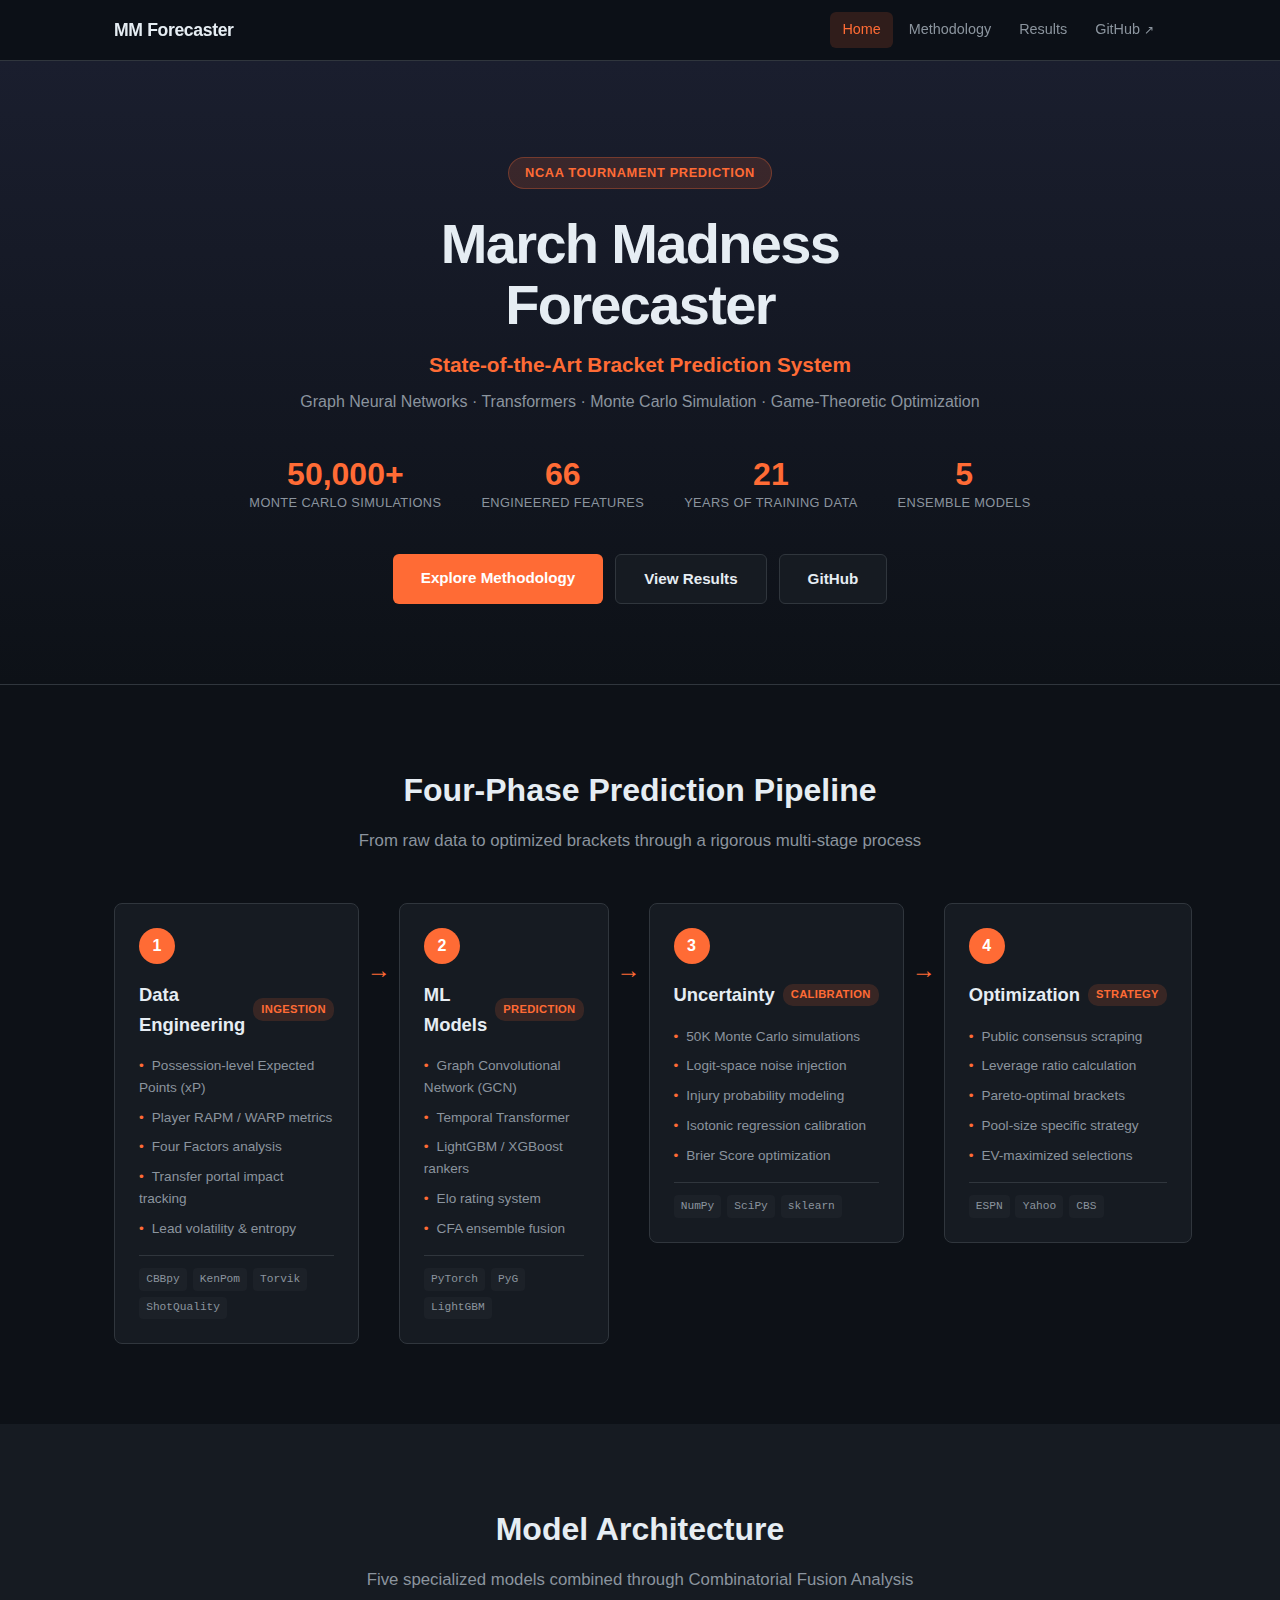
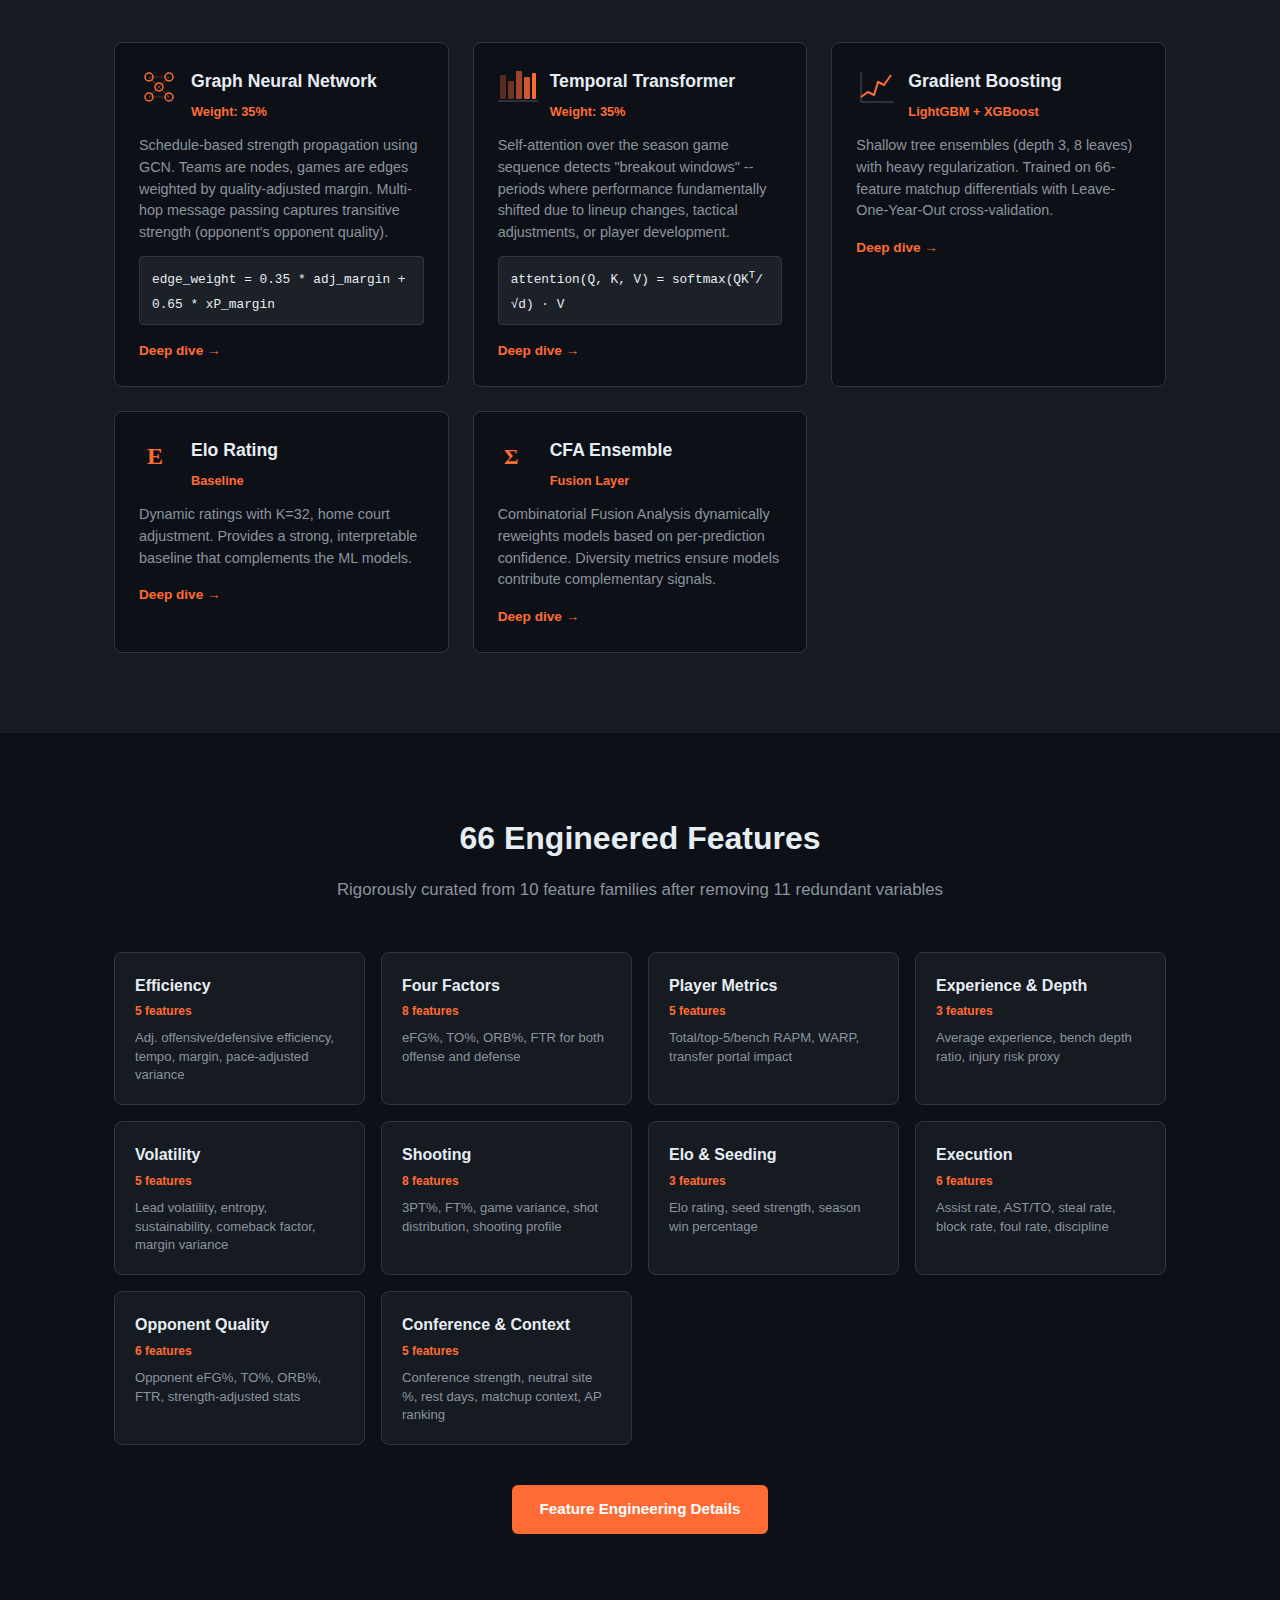
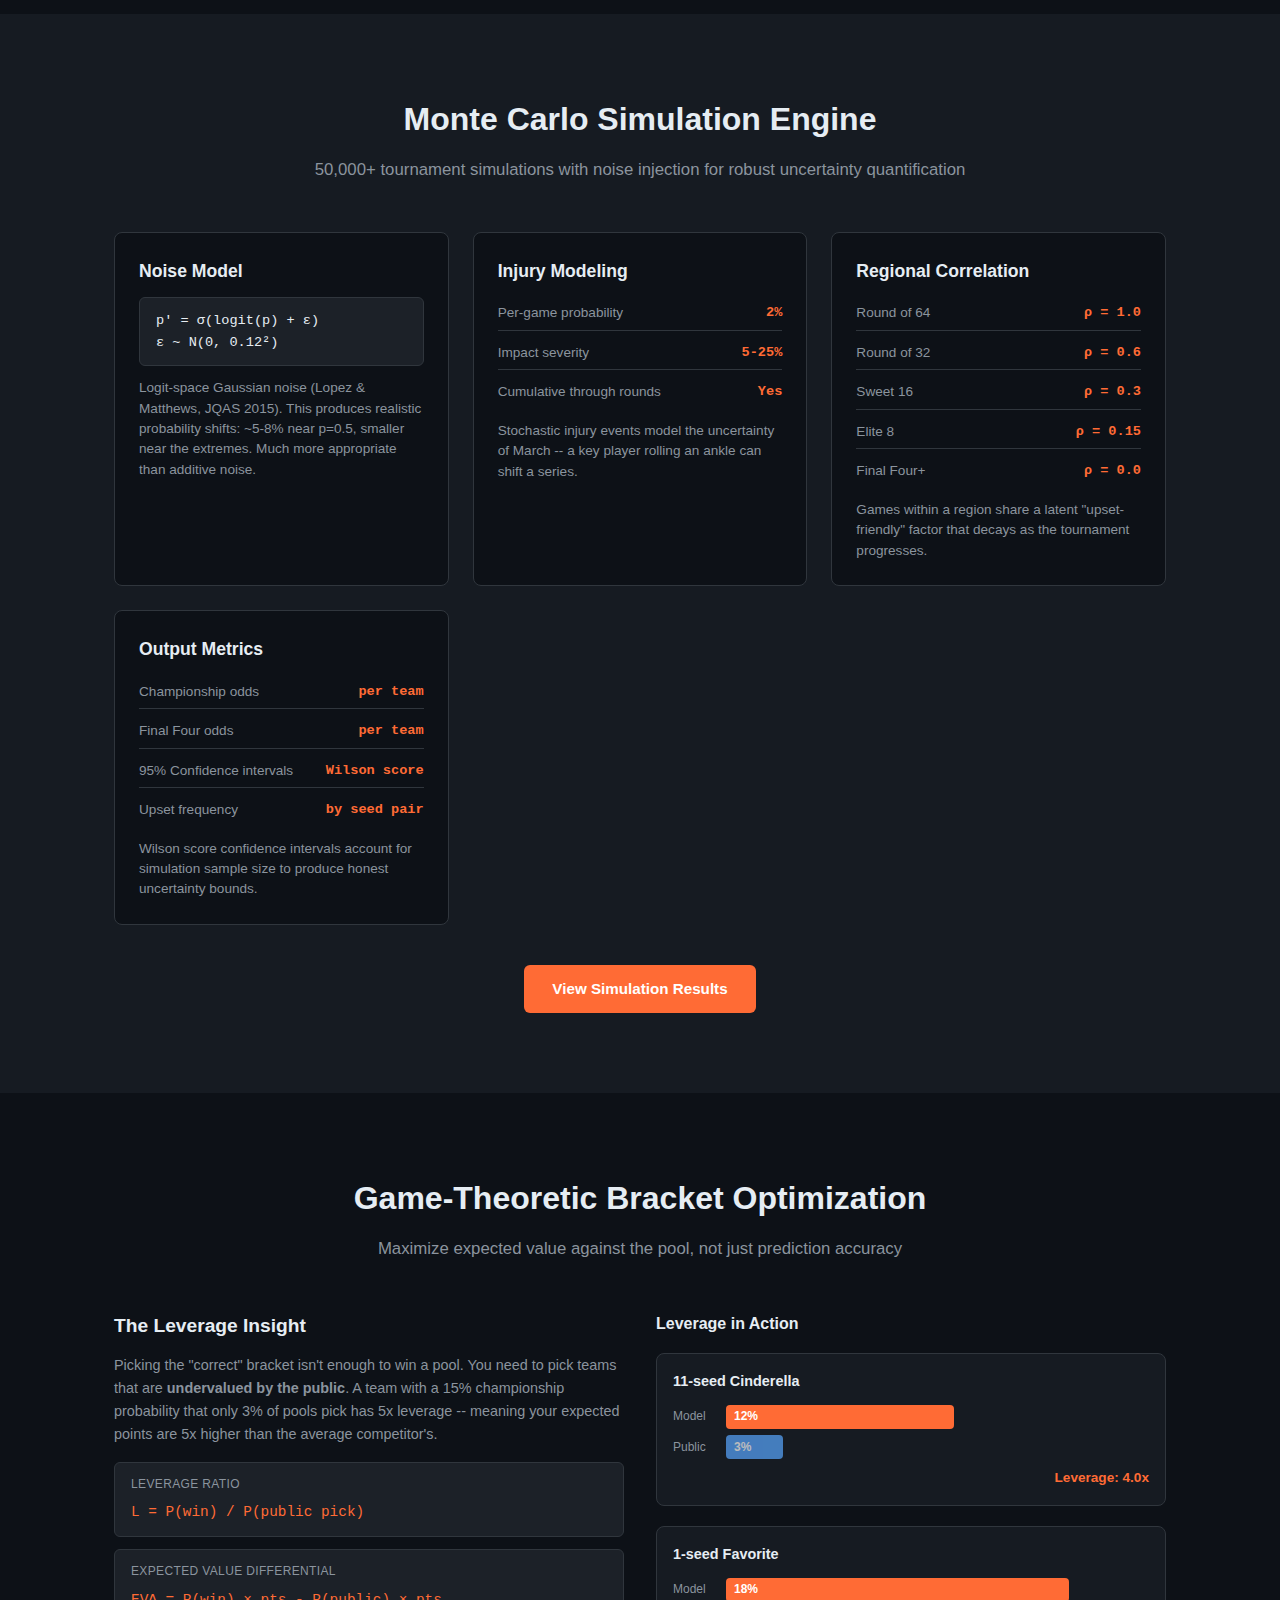
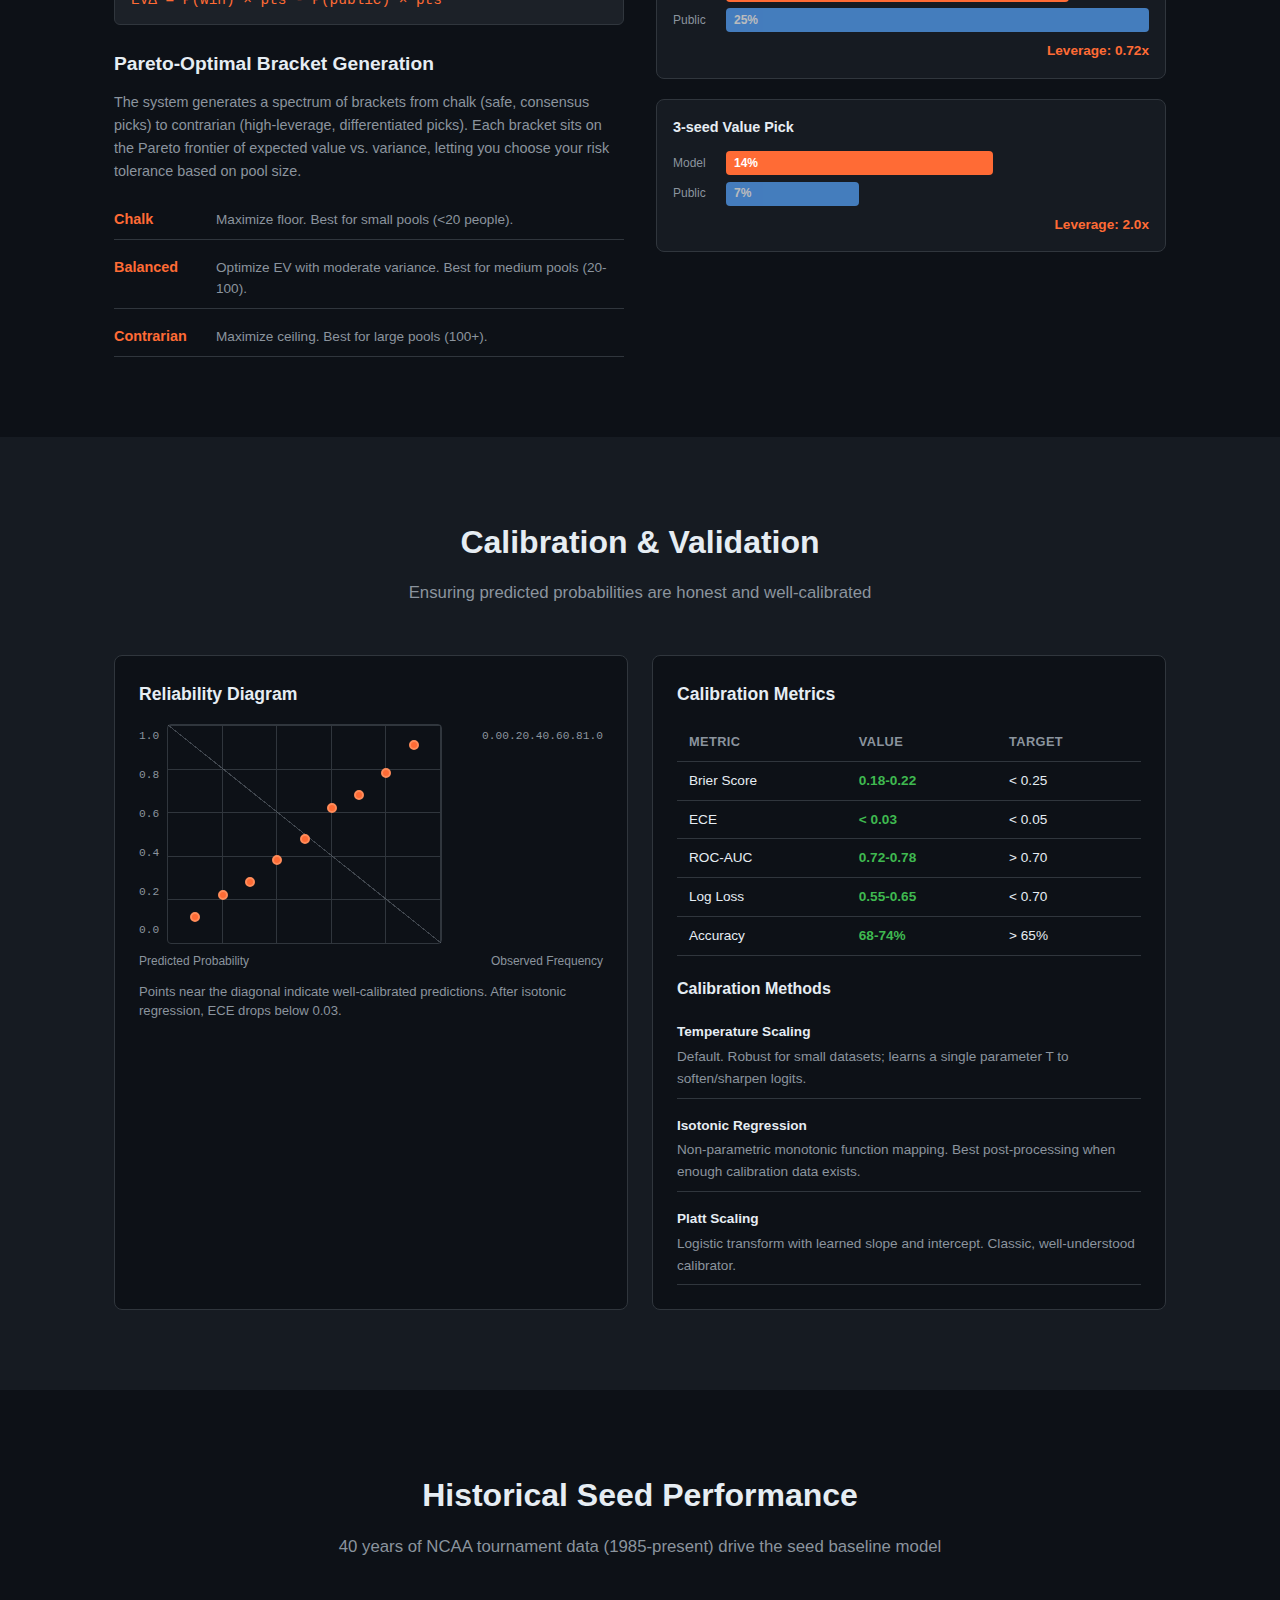
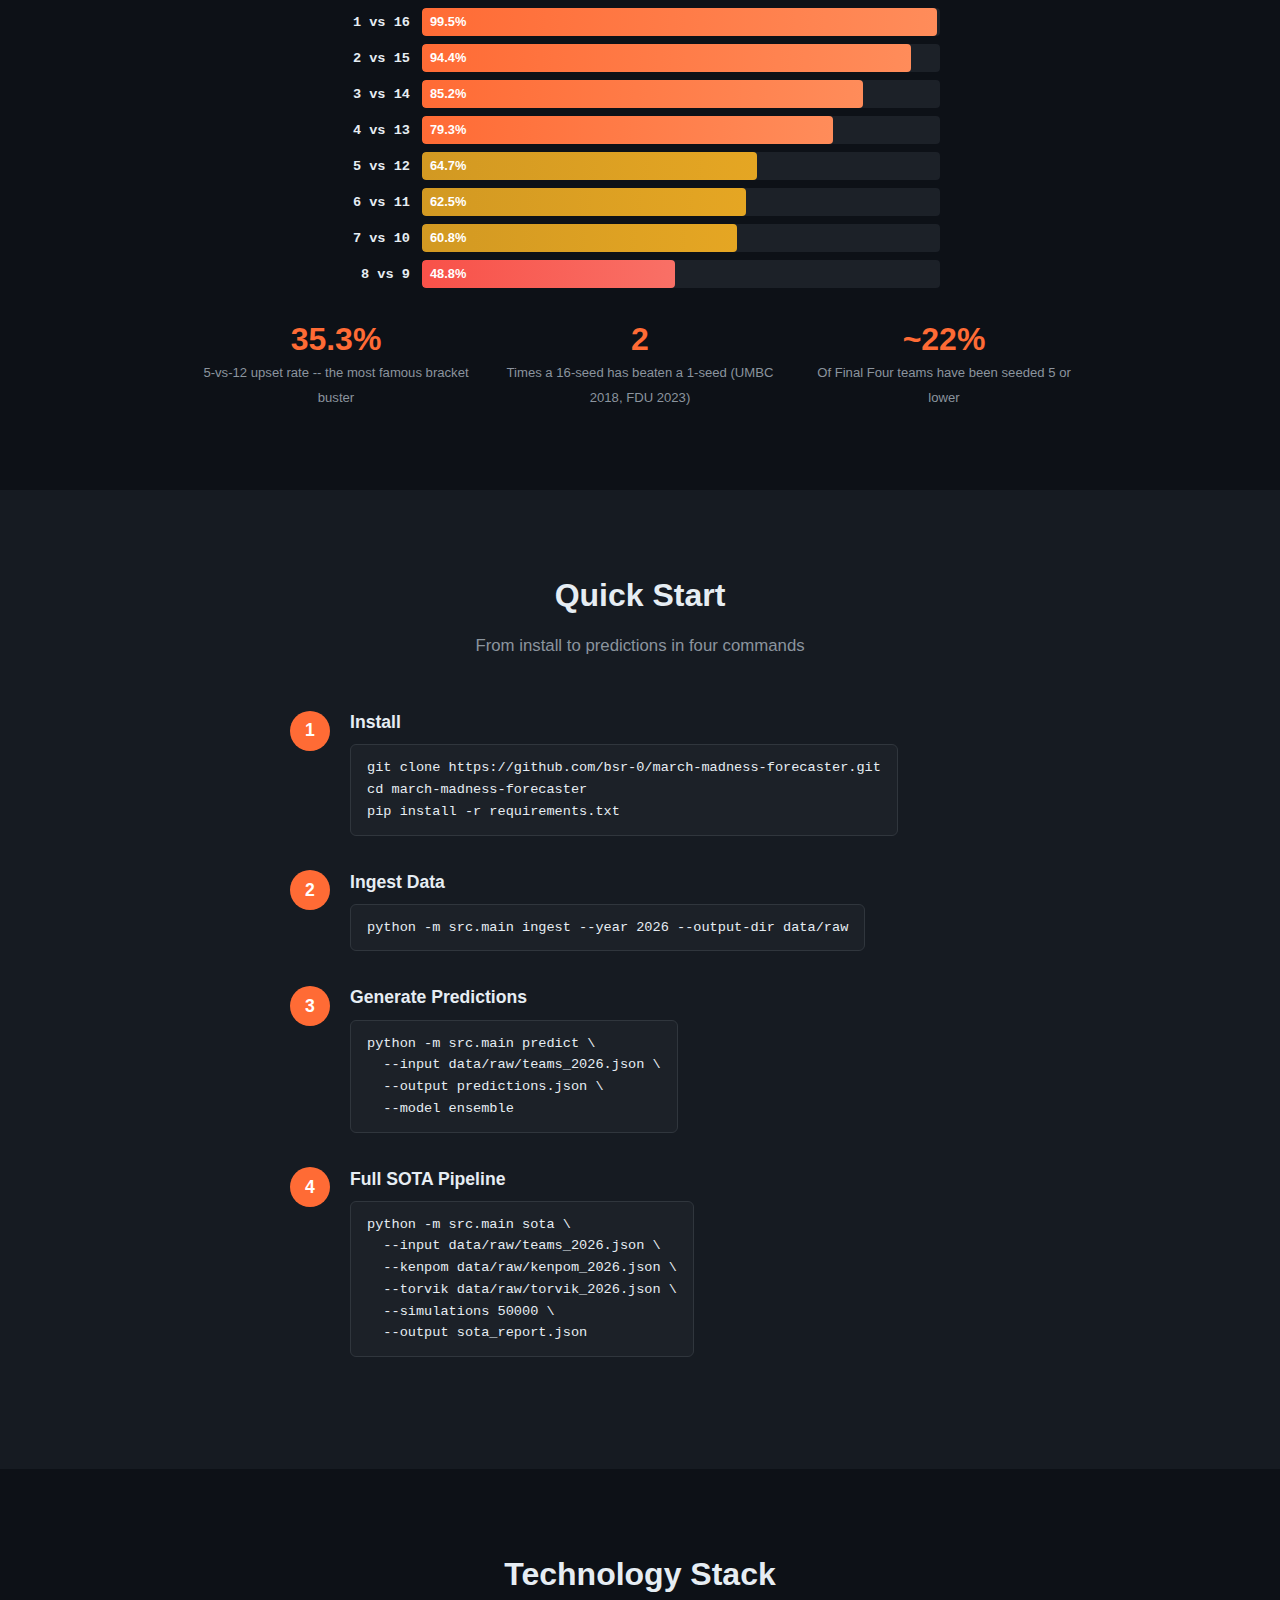
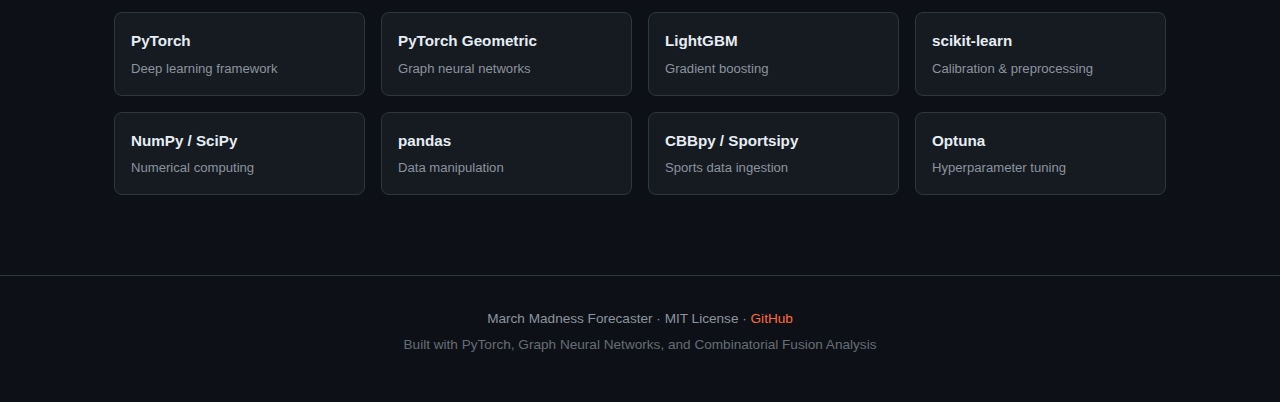
<file: docs/index.html>
<!DOCTYPE html>
<html lang="en">
<head>
  <meta charset="UTF-8">
  <meta name="viewport" content="width=device-width, initial-scale=1.0">
  <title>March Madness Forecaster</title>
  <meta name="description" content="State-of-the-art NCAA Tournament prediction system using Graph Neural Networks, Transformers, Monte Carlo simulation, and game-theoretic bracket optimization.">
  <link rel="stylesheet" href="style.css">
</head>
<body>
  <!-- Navigation -->
  <nav class="nav">
    <div class="container nav-inner">
      <a href="index.html" class="nav-brand">MM Forecaster</a>
      <div class="nav-links">
        <a href="index.html" class="nav-link active">Home</a>
        <a href="methodology.html" class="nav-link">Methodology</a>
        <a href="results.html" class="nav-link">Results</a>
        <a href="https://github.com/bsr-0/march-madness-forecaster" class="nav-link nav-link-ext">GitHub</a>
      </div>
      <button class="nav-toggle" aria-label="Toggle menu">
        <span></span><span></span><span></span>
      </button>
    </div>
  </nav>

  <header class="hero">
    <div class="container">
      <div class="hero-badge">NCAA Tournament Prediction</div>
      <h1>March Madness<br>Forecaster</h1>
      <p class="tagline">State-of-the-Art Bracket Prediction System</p>
      <p class="subtitle">Graph Neural Networks &middot; Transformers &middot; Monte Carlo Simulation &middot; Game-Theoretic Optimization</p>

      <!-- Hero Stats -->
      <div class="hero-stats">
        <div class="hero-stat">
          <span class="hero-stat-value">50,000+</span>
          <span class="hero-stat-label">Monte Carlo Simulations</span>
        </div>
        <div class="hero-stat">
          <span class="hero-stat-value">66</span>
          <span class="hero-stat-label">Engineered Features</span>
        </div>
        <div class="hero-stat">
          <span class="hero-stat-value">21</span>
          <span class="hero-stat-label">Years of Training Data</span>
        </div>
        <div class="hero-stat">
          <span class="hero-stat-value">5</span>
          <span class="hero-stat-label">Ensemble Models</span>
        </div>
      </div>

      <div class="hero-actions">
        <a href="methodology.html" class="btn btn-primary">Explore Methodology</a>
        <a href="results.html" class="btn btn-secondary">View Results</a>
        <a href="https://github.com/bsr-0/march-madness-forecaster" class="btn btn-secondary">GitHub</a>
      </div>
    </div>
  </header>

  <main>
    <!-- Pipeline Architecture -->
    <section id="pipeline" class="section">
      <div class="container">
        <h2>Four-Phase Prediction Pipeline</h2>
        <p class="section-subtitle">From raw data to optimized brackets through a rigorous multi-stage process</p>

        <div class="pipeline-flow">
          <div class="pipeline-stage">
            <div class="stage-icon">1</div>
            <div class="stage-header">
              <h3>Data Engineering</h3>
              <span class="stage-tag">Ingestion</span>
            </div>
            <ul>
              <li>Possession-level Expected Points (xP)</li>
              <li>Player RAPM / WARP metrics</li>
              <li>Four Factors analysis</li>
              <li>Transfer portal impact tracking</li>
              <li>Lead volatility &amp; entropy</li>
            </ul>
            <div class="stage-sources">
              <span>CBBpy</span>
              <span>KenPom</span>
              <span>Torvik</span>
              <span>ShotQuality</span>
            </div>
          </div>

          <div class="pipeline-arrow">&rarr;</div>

          <div class="pipeline-stage">
            <div class="stage-icon">2</div>
            <div class="stage-header">
              <h3>ML Models</h3>
              <span class="stage-tag">Prediction</span>
            </div>
            <ul>
              <li>Graph Convolutional Network (GCN)</li>
              <li>Temporal Transformer</li>
              <li>LightGBM / XGBoost rankers</li>
              <li>Elo rating system</li>
              <li>CFA ensemble fusion</li>
            </ul>
            <div class="stage-sources">
              <span>PyTorch</span>
              <span>PyG</span>
              <span>LightGBM</span>
            </div>
          </div>

          <div class="pipeline-arrow">&rarr;</div>

          <div class="pipeline-stage">
            <div class="stage-icon">3</div>
            <div class="stage-header">
              <h3>Uncertainty</h3>
              <span class="stage-tag">Calibration</span>
            </div>
            <ul>
              <li>50K Monte Carlo simulations</li>
              <li>Logit-space noise injection</li>
              <li>Injury probability modeling</li>
              <li>Isotonic regression calibration</li>
              <li>Brier Score optimization</li>
            </ul>
            <div class="stage-sources">
              <span>NumPy</span>
              <span>SciPy</span>
              <span>sklearn</span>
            </div>
          </div>

          <div class="pipeline-arrow">&rarr;</div>

          <div class="pipeline-stage">
            <div class="stage-icon">4</div>
            <div class="stage-header">
              <h3>Optimization</h3>
              <span class="stage-tag">Strategy</span>
            </div>
            <ul>
              <li>Public consensus scraping</li>
              <li>Leverage ratio calculation</li>
              <li>Pareto-optimal brackets</li>
              <li>Pool-size specific strategy</li>
              <li>EV-maximized selections</li>
            </ul>
            <div class="stage-sources">
              <span>ESPN</span>
              <span>Yahoo</span>
              <span>CBS</span>
            </div>
          </div>
        </div>
      </div>
    </section>

    <!-- Model Architecture Cards -->
    <section id="models" class="section section-alt">
      <div class="container">
        <h2>Model Architecture</h2>
        <p class="section-subtitle">Five specialized models combined through Combinatorial Fusion Analysis</p>

        <div class="model-grid">
          <div class="model-card model-card-featured">
            <div class="model-card-header">
              <div class="model-icon">
                <svg viewBox="0 0 40 40" width="40" height="40">
                  <circle cx="10" cy="10" r="4" fill="none" stroke="var(--color-accent)" stroke-width="1.5"/>
                  <circle cx="30" cy="10" r="4" fill="none" stroke="var(--color-accent)" stroke-width="1.5"/>
                  <circle cx="10" cy="30" r="4" fill="none" stroke="var(--color-accent)" stroke-width="1.5"/>
                  <circle cx="30" cy="30" r="4" fill="none" stroke="var(--color-accent)" stroke-width="1.5"/>
                  <circle cx="20" cy="20" r="4" fill="none" stroke="var(--color-accent)" stroke-width="1.5"/>
                  <line x1="10" y1="10" x2="20" y2="20" stroke="var(--color-accent)" stroke-width="1" opacity="0.5"/>
                  <line x1="30" y1="10" x2="20" y2="20" stroke="var(--color-accent)" stroke-width="1" opacity="0.5"/>
                  <line x1="10" y1="30" x2="20" y2="20" stroke="var(--color-accent)" stroke-width="1" opacity="0.5"/>
                  <line x1="30" y1="30" x2="20" y2="20" stroke="var(--color-accent)" stroke-width="1" opacity="0.5"/>
                  <line x1="10" y1="10" x2="30" y2="10" stroke="var(--color-accent)" stroke-width="1" opacity="0.3"/>
                  <line x1="10" y1="30" x2="30" y2="30" stroke="var(--color-accent)" stroke-width="1" opacity="0.3"/>
                </svg>
              </div>
              <div>
                <h3>Graph Neural Network</h3>
                <span class="model-weight">Weight: 35%</span>
              </div>
            </div>
            <p>Schedule-based strength propagation using GCN. Teams are nodes, games are edges weighted by quality-adjusted margin. Multi-hop message passing captures transitive strength (opponent's opponent quality).</p>
            <div class="model-detail">
              <code>edge_weight = 0.35 * adj_margin + 0.65 * xP_margin</code>
            </div>
            <a href="methodology.html#gnn" class="model-link">Deep dive &rarr;</a>
          </div>

          <div class="model-card model-card-featured">
            <div class="model-card-header">
              <div class="model-icon">
                <svg viewBox="0 0 40 40" width="40" height="40">
                  <rect x="2" y="8" width="6" height="24" rx="1" fill="var(--color-accent)" opacity="0.3"/>
                  <rect x="10" y="14" width="6" height="18" rx="1" fill="var(--color-accent)" opacity="0.4"/>
                  <rect x="18" y="4" width="6" height="28" rx="1" fill="var(--color-accent)" opacity="0.6"/>
                  <rect x="26" y="10" width="6" height="22" rx="1" fill="var(--color-accent)" opacity="0.8"/>
                  <rect x="34" y="6" width="4" height="26" rx="1" fill="var(--color-accent)" opacity="1"/>
                  <line x1="0" y1="34" x2="40" y2="34" stroke="var(--color-text-muted)" stroke-width="0.5"/>
                </svg>
              </div>
              <div>
                <h3>Temporal Transformer</h3>
                <span class="model-weight">Weight: 35%</span>
              </div>
            </div>
            <p>Self-attention over the season game sequence detects "breakout windows" -- periods where performance fundamentally shifted due to lineup changes, tactical adjustments, or player development.</p>
            <div class="model-detail">
              <code>attention(Q, K, V) = softmax(QK<sup>T</sup>/&radic;d) &middot; V</code>
            </div>
            <a href="methodology.html#transformer" class="model-link">Deep dive &rarr;</a>
          </div>

          <div class="model-card">
            <div class="model-card-header">
              <div class="model-icon">
                <svg viewBox="0 0 40 40" width="40" height="40">
                  <line x1="5" y1="35" x2="5" y2="5" stroke="var(--color-text-muted)" stroke-width="0.5"/>
                  <line x1="5" y1="35" x2="38" y2="35" stroke="var(--color-text-muted)" stroke-width="0.5"/>
                  <polyline points="5,30 12,25 18,28 22,15 28,18 35,8" fill="none" stroke="var(--color-accent)" stroke-width="2"/>
                </svg>
              </div>
              <div>
                <h3>Gradient Boosting</h3>
                <span class="model-weight">LightGBM + XGBoost</span>
              </div>
            </div>
            <p>Shallow tree ensembles (depth 3, 8 leaves) with heavy regularization. Trained on 66-feature matchup differentials with Leave-One-Year-Out cross-validation.</p>
            <a href="methodology.html#boosting" class="model-link">Deep dive &rarr;</a>
          </div>

          <div class="model-card">
            <div class="model-card-header">
              <div class="model-icon">
                <svg viewBox="0 0 40 40" width="40" height="40">
                  <text x="8" y="28" font-size="24" font-weight="bold" fill="var(--color-accent)" font-family="serif">E</text>
                </svg>
              </div>
              <div>
                <h3>Elo Rating</h3>
                <span class="model-weight">Baseline</span>
              </div>
            </div>
            <p>Dynamic ratings with K=32, home court adjustment. Provides a strong, interpretable baseline that complements the ML models.</p>
            <a href="methodology.html#elo" class="model-link">Deep dive &rarr;</a>
          </div>

          <div class="model-card">
            <div class="model-card-header">
              <div class="model-icon">
                <svg viewBox="0 0 40 40" width="40" height="40">
                  <text x="6" y="28" font-size="22" font-weight="bold" fill="var(--color-accent)" font-family="serif">&Sigma;</text>
                </svg>
              </div>
              <div>
                <h3>CFA Ensemble</h3>
                <span class="model-weight">Fusion Layer</span>
              </div>
            </div>
            <p>Combinatorial Fusion Analysis dynamically reweights models based on per-prediction confidence. Diversity metrics ensure models contribute complementary signals.</p>
            <a href="methodology.html#cfa" class="model-link">Deep dive &rarr;</a>
          </div>
        </div>
      </div>
    </section>

    <!-- Feature Engineering Overview -->
    <section id="features" class="section">
      <div class="container">
        <h2>66 Engineered Features</h2>
        <p class="section-subtitle">Rigorously curated from 10 feature families after removing 11 redundant variables</p>

        <div class="feature-families">
          <div class="feature-family">
            <h4>Efficiency</h4>
            <span class="feature-count">5 features</span>
            <p>Adj. offensive/defensive efficiency, tempo, margin, pace-adjusted variance</p>
          </div>
          <div class="feature-family">
            <h4>Four Factors</h4>
            <span class="feature-count">8 features</span>
            <p>eFG%, TO%, ORB%, FTR for both offense and defense</p>
          </div>
          <div class="feature-family">
            <h4>Player Metrics</h4>
            <span class="feature-count">5 features</span>
            <p>Total/top-5/bench RAPM, WARP, transfer portal impact</p>
          </div>
          <div class="feature-family">
            <h4>Experience &amp; Depth</h4>
            <span class="feature-count">3 features</span>
            <p>Average experience, bench depth ratio, injury risk proxy</p>
          </div>
          <div class="feature-family">
            <h4>Volatility</h4>
            <span class="feature-count">5 features</span>
            <p>Lead volatility, entropy, sustainability, comeback factor, margin variance</p>
          </div>
          <div class="feature-family">
            <h4>Shooting</h4>
            <span class="feature-count">8 features</span>
            <p>3PT%, FT%, game variance, shot distribution, shooting profile</p>
          </div>
          <div class="feature-family">
            <h4>Elo &amp; Seeding</h4>
            <span class="feature-count">3 features</span>
            <p>Elo rating, seed strength, season win percentage</p>
          </div>
          <div class="feature-family">
            <h4>Execution</h4>
            <span class="feature-count">6 features</span>
            <p>Assist rate, AST/TO, steal rate, block rate, foul rate, discipline</p>
          </div>
          <div class="feature-family">
            <h4>Opponent Quality</h4>
            <span class="feature-count">6 features</span>
            <p>Opponent eFG%, TO%, ORB%, FTR, strength-adjusted stats</p>
          </div>
          <div class="feature-family">
            <h4>Conference &amp; Context</h4>
            <span class="feature-count">5 features</span>
            <p>Conference strength, neutral site %, rest days, matchup context, AP ranking</p>
          </div>
        </div>

        <div class="feature-cta">
          <a href="methodology.html#features" class="btn btn-primary">Feature Engineering Details</a>
        </div>
      </div>
    </section>

    <!-- Monte Carlo Simulation -->
    <section id="simulation" class="section section-alt">
      <div class="container">
        <h2>Monte Carlo Simulation Engine</h2>
        <p class="section-subtitle">50,000+ tournament simulations with noise injection for robust uncertainty quantification</p>

        <div class="sim-grid">
          <div class="sim-card">
            <h3>Noise Model</h3>
            <div class="sim-formula">
              <code>p' = &sigma;(logit(p) + &epsilon;)</code>
              <code>&epsilon; ~ N(0, 0.12&sup2;)</code>
            </div>
            <p>Logit-space Gaussian noise (Lopez &amp; Matthews, JQAS 2015). This produces realistic probability shifts: ~5-8% near p=0.5, smaller near the extremes. Much more appropriate than additive noise.</p>
          </div>

          <div class="sim-card">
            <h3>Injury Modeling</h3>
            <div class="sim-params">
              <div class="param-row">
                <span class="param-name">Per-game probability</span>
                <span class="param-value">2%</span>
              </div>
              <div class="param-row">
                <span class="param-name">Impact severity</span>
                <span class="param-value">5-25%</span>
              </div>
              <div class="param-row">
                <span class="param-name">Cumulative through rounds</span>
                <span class="param-value">Yes</span>
              </div>
            </div>
            <p>Stochastic injury events model the uncertainty of March -- a key player rolling an ankle can shift a series.</p>
          </div>

          <div class="sim-card">
            <h3>Regional Correlation</h3>
            <div class="sim-params">
              <div class="param-row">
                <span class="param-name">Round of 64</span>
                <span class="param-value">&rho; = 1.0</span>
              </div>
              <div class="param-row">
                <span class="param-name">Round of 32</span>
                <span class="param-value">&rho; = 0.6</span>
              </div>
              <div class="param-row">
                <span class="param-name">Sweet 16</span>
                <span class="param-value">&rho; = 0.3</span>
              </div>
              <div class="param-row">
                <span class="param-name">Elite 8</span>
                <span class="param-value">&rho; = 0.15</span>
              </div>
              <div class="param-row">
                <span class="param-name">Final Four+</span>
                <span class="param-value">&rho; = 0.0</span>
              </div>
            </div>
            <p>Games within a region share a latent "upset-friendly" factor that decays as the tournament progresses.</p>
          </div>

          <div class="sim-card">
            <h3>Output Metrics</h3>
            <div class="sim-params">
              <div class="param-row">
                <span class="param-name">Championship odds</span>
                <span class="param-value">per team</span>
              </div>
              <div class="param-row">
                <span class="param-name">Final Four odds</span>
                <span class="param-value">per team</span>
              </div>
              <div class="param-row">
                <span class="param-name">95% Confidence intervals</span>
                <span class="param-value">Wilson score</span>
              </div>
              <div class="param-row">
                <span class="param-name">Upset frequency</span>
                <span class="param-value">by seed pair</span>
              </div>
            </div>
            <p>Wilson score confidence intervals account for simulation sample size to produce honest uncertainty bounds.</p>
          </div>
        </div>

        <div class="feature-cta">
          <a href="results.html" class="btn btn-primary">View Simulation Results</a>
        </div>
      </div>
    </section>

    <!-- Game Theory -->
    <section id="gametheory" class="section">
      <div class="container">
        <h2>Game-Theoretic Bracket Optimization</h2>
        <p class="section-subtitle">Maximize expected value against the pool, not just prediction accuracy</p>

        <div class="gt-layout">
          <div class="gt-explanation">
            <h3>The Leverage Insight</h3>
            <p>Picking the "correct" bracket isn't enough to win a pool. You need to pick teams that are <strong>undervalued by the public</strong>. A team with a 15% championship probability that only 3% of pools pick has 5x leverage -- meaning your expected points are 5x higher than the average competitor's.</p>

            <div class="gt-formula">
              <div class="formula-block">
                <span class="formula-label">Leverage Ratio</span>
                <code>L = P(win) / P(public pick)</code>
              </div>
              <div class="formula-block">
                <span class="formula-label">Expected Value Differential</span>
                <code>EV&Delta; = P(win) &times; pts - P(public) &times; pts</code>
              </div>
            </div>

            <h3>Pareto-Optimal Bracket Generation</h3>
            <p>The system generates a spectrum of brackets from chalk (safe, consensus picks) to contrarian (high-leverage, differentiated picks). Each bracket sits on the Pareto frontier of expected value vs. variance, letting you choose your risk tolerance based on pool size.</p>

            <div class="gt-strategies">
              <div class="strategy">
                <span class="strategy-name">Chalk</span>
                <span class="strategy-desc">Maximize floor. Best for small pools (&lt;20 people).</span>
              </div>
              <div class="strategy">
                <span class="strategy-name">Balanced</span>
                <span class="strategy-desc">Optimize EV with moderate variance. Best for medium pools (20-100).</span>
              </div>
              <div class="strategy">
                <span class="strategy-name">Contrarian</span>
                <span class="strategy-desc">Maximize ceiling. Best for large pools (100+).</span>
              </div>
            </div>
          </div>

          <div class="gt-visual">
            <h4>Leverage in Action</h4>
            <div class="leverage-example">
              <div class="leverage-bar">
                <div class="leverage-label">11-seed Cinderella</div>
                <div class="leverage-bars-row">
                  <div class="bar-group">
                    <span class="bar-label">Model</span>
                    <div class="bar bar-model" style="width: 48%"><span>12%</span></div>
                  </div>
                  <div class="bar-group">
                    <span class="bar-label">Public</span>
                    <div class="bar bar-public" style="width: 12%"><span>3%</span></div>
                  </div>
                </div>
                <div class="leverage-ratio-display">Leverage: 4.0x</div>
              </div>

              <div class="leverage-bar">
                <div class="leverage-label">1-seed Favorite</div>
                <div class="leverage-bars-row">
                  <div class="bar-group">
                    <span class="bar-label">Model</span>
                    <div class="bar bar-model" style="width: 72%"><span>18%</span></div>
                  </div>
                  <div class="bar-group">
                    <span class="bar-label">Public</span>
                    <div class="bar bar-public" style="width: 100%"><span>25%</span></div>
                  </div>
                </div>
                <div class="leverage-ratio-display">Leverage: 0.72x</div>
              </div>

              <div class="leverage-bar">
                <div class="leverage-label">3-seed Value Pick</div>
                <div class="leverage-bars-row">
                  <div class="bar-group">
                    <span class="bar-label">Model</span>
                    <div class="bar bar-model" style="width: 56%"><span>14%</span></div>
                  </div>
                  <div class="bar-group">
                    <span class="bar-label">Public</span>
                    <div class="bar bar-public" style="width: 28%"><span>7%</span></div>
                  </div>
                </div>
                <div class="leverage-ratio-display">Leverage: 2.0x</div>
              </div>
            </div>
          </div>
        </div>
      </div>
    </section>

    <!-- Calibration & Validation -->
    <section id="validation" class="section section-alt">
      <div class="container">
        <h2>Calibration &amp; Validation</h2>
        <p class="section-subtitle">Ensuring predicted probabilities are honest and well-calibrated</p>

        <div class="cal-grid">
          <div class="cal-card">
            <h3>Reliability Diagram</h3>
            <div class="reliability-chart">
              <div class="chart-area">
                <!-- Y-axis labels -->
                <div class="y-axis">
                  <span>1.0</span>
                  <span>0.8</span>
                  <span>0.6</span>
                  <span>0.4</span>
                  <span>0.2</span>
                  <span>0.0</span>
                </div>
                <div class="chart-plot">
                  <!-- Perfect calibration diagonal -->
                  <div class="diagonal-line"></div>
                  <!-- Calibration dots -->
                  <div class="cal-dot" style="left: 10%; bottom: 12%;" title="Bin: 0.1, Actual: 0.12"></div>
                  <div class="cal-dot" style="left: 20%; bottom: 22%;" title="Bin: 0.2, Actual: 0.22"></div>
                  <div class="cal-dot" style="left: 30%; bottom: 28%;" title="Bin: 0.3, Actual: 0.28"></div>
                  <div class="cal-dot" style="left: 40%; bottom: 38%;" title="Bin: 0.4, Actual: 0.38"></div>
                  <div class="cal-dot" style="left: 50%; bottom: 48%;" title="Bin: 0.5, Actual: 0.48"></div>
                  <div class="cal-dot" style="left: 60%; bottom: 62%;" title="Bin: 0.6, Actual: 0.62"></div>
                  <div class="cal-dot" style="left: 70%; bottom: 68%;" title="Bin: 0.7, Actual: 0.68"></div>
                  <div class="cal-dot" style="left: 80%; bottom: 78%;" title="Bin: 0.8, Actual: 0.78"></div>
                  <div class="cal-dot" style="left: 90%; bottom: 91%;" title="Bin: 0.9, Actual: 0.91"></div>
                </div>
                <!-- X-axis labels -->
                <div class="x-axis">
                  <span>0.0</span>
                  <span>0.2</span>
                  <span>0.4</span>
                  <span>0.6</span>
                  <span>0.8</span>
                  <span>1.0</span>
                </div>
              </div>
              <div class="chart-labels">
                <span class="chart-x-label">Predicted Probability</span>
                <span class="chart-y-label">Observed Frequency</span>
              </div>
            </div>
            <p class="chart-caption">Points near the diagonal indicate well-calibrated predictions. After isotonic regression, ECE drops below 0.03.</p>
          </div>

          <div class="cal-card">
            <h3>Calibration Metrics</h3>
            <div class="metrics-table">
              <table>
                <thead>
                  <tr><th>Metric</th><th>Value</th><th>Target</th></tr>
                </thead>
                <tbody>
                  <tr><td>Brier Score</td><td class="metric-good">0.18-0.22</td><td>&lt; 0.25</td></tr>
                  <tr><td>ECE</td><td class="metric-good">&lt; 0.03</td><td>&lt; 0.05</td></tr>
                  <tr><td>ROC-AUC</td><td class="metric-good">0.72-0.78</td><td>&gt; 0.70</td></tr>
                  <tr><td>Log Loss</td><td class="metric-good">0.55-0.65</td><td>&lt; 0.70</td></tr>
                  <tr><td>Accuracy</td><td class="metric-good">68-74%</td><td>&gt; 65%</td></tr>
                </tbody>
              </table>
            </div>
            <h4>Calibration Methods</h4>
            <div class="method-list">
              <div class="method">
                <strong>Temperature Scaling</strong>
                <span>Default. Robust for small datasets; learns a single parameter T to soften/sharpen logits.</span>
              </div>
              <div class="method">
                <strong>Isotonic Regression</strong>
                <span>Non-parametric monotonic function mapping. Best post-processing when enough calibration data exists.</span>
              </div>
              <div class="method">
                <strong>Platt Scaling</strong>
                <span>Logistic transform with learned slope and intercept. Classic, well-understood calibrator.</span>
              </div>
            </div>
          </div>
        </div>
      </div>
    </section>

    <!-- Historical Seed Performance -->
    <section id="seeds" class="section">
      <div class="container">
        <h2>Historical Seed Performance</h2>
        <p class="section-subtitle">40 years of NCAA tournament data (1985-present) drive the seed baseline model</p>

        <div class="seed-chart">
          <div class="seed-row">
            <span class="seed-label">1 vs 16</span>
            <div class="seed-bar-container">
              <div class="seed-bar" style="width: 99.5%"><span>99.5%</span></div>
            </div>
          </div>
          <div class="seed-row">
            <span class="seed-label">2 vs 15</span>
            <div class="seed-bar-container">
              <div class="seed-bar" style="width: 94.4%"><span>94.4%</span></div>
            </div>
          </div>
          <div class="seed-row">
            <span class="seed-label">3 vs 14</span>
            <div class="seed-bar-container">
              <div class="seed-bar" style="width: 85.2%"><span>85.2%</span></div>
            </div>
          </div>
          <div class="seed-row">
            <span class="seed-label">4 vs 13</span>
            <div class="seed-bar-container">
              <div class="seed-bar" style="width: 79.3%"><span>79.3%</span></div>
            </div>
          </div>
          <div class="seed-row">
            <span class="seed-label">5 vs 12</span>
            <div class="seed-bar-container">
              <div class="seed-bar seed-bar-upset" style="width: 64.7%"><span>64.7%</span></div>
            </div>
          </div>
          <div class="seed-row">
            <span class="seed-label">6 vs 11</span>
            <div class="seed-bar-container">
              <div class="seed-bar seed-bar-upset" style="width: 62.5%"><span>62.5%</span></div>
            </div>
          </div>
          <div class="seed-row">
            <span class="seed-label">7 vs 10</span>
            <div class="seed-bar-container">
              <div class="seed-bar seed-bar-upset" style="width: 60.8%"><span>60.8%</span></div>
            </div>
          </div>
          <div class="seed-row">
            <span class="seed-label">8 vs 9</span>
            <div class="seed-bar-container">
              <div class="seed-bar seed-bar-toss" style="width: 48.8%"><span>48.8%</span></div>
            </div>
          </div>
        </div>

        <div class="seed-insights">
          <div class="insight">
            <span class="insight-value">35.3%</span>
            <span class="insight-label">5-vs-12 upset rate -- the most famous bracket buster</span>
          </div>
          <div class="insight">
            <span class="insight-value">2</span>
            <span class="insight-label">Times a 16-seed has beaten a 1-seed (UMBC 2018, FDU 2023)</span>
          </div>
          <div class="insight">
            <span class="insight-value">~22%</span>
            <span class="insight-label">Of Final Four teams have been seeded 5 or lower</span>
          </div>
        </div>
      </div>
    </section>

    <!-- Quick Start -->
    <section id="quickstart" class="section section-alt">
      <div class="container">
        <h2>Quick Start</h2>
        <p class="section-subtitle">From install to predictions in four commands</p>

        <div class="steps">
          <div class="step">
            <div class="step-number">1</div>
            <div class="step-content">
              <h3>Install</h3>
              <pre><code>git clone https://github.com/bsr-0/march-madness-forecaster.git
cd march-madness-forecaster
pip install -r requirements.txt</code></pre>
            </div>
          </div>
          <div class="step">
            <div class="step-number">2</div>
            <div class="step-content">
              <h3>Ingest Data</h3>
              <pre><code>python -m src.main ingest --year 2026 --output-dir data/raw</code></pre>
            </div>
          </div>
          <div class="step">
            <div class="step-number">3</div>
            <div class="step-content">
              <h3>Generate Predictions</h3>
              <pre><code>python -m src.main predict \
  --input data/raw/teams_2026.json \
  --output predictions.json \
  --model ensemble</code></pre>
            </div>
          </div>
          <div class="step">
            <div class="step-number">4</div>
            <div class="step-content">
              <h3>Full SOTA Pipeline</h3>
              <pre><code>python -m src.main sota \
  --input data/raw/teams_2026.json \
  --kenpom data/raw/kenpom_2026.json \
  --torvik data/raw/torvik_2026.json \
  --simulations 50000 \
  --output sota_report.json</code></pre>
            </div>
          </div>
        </div>
      </div>
    </section>

    <!-- Tech Stack -->
    <section id="tech" class="section">
      <div class="container">
        <h2>Technology Stack</h2>
        <div class="tech-grid">
          <div class="tech-item">
            <strong>PyTorch</strong>
            <span>Deep learning framework</span>
          </div>
          <div class="tech-item">
            <strong>PyTorch Geometric</strong>
            <span>Graph neural networks</span>
          </div>
          <div class="tech-item">
            <strong>LightGBM</strong>
            <span>Gradient boosting</span>
          </div>
          <div class="tech-item">
            <strong>scikit-learn</strong>
            <span>Calibration &amp; preprocessing</span>
          </div>
          <div class="tech-item">
            <strong>NumPy / SciPy</strong>
            <span>Numerical computing</span>
          </div>
          <div class="tech-item">
            <strong>pandas</strong>
            <span>Data manipulation</span>
          </div>
          <div class="tech-item">
            <strong>CBBpy / Sportsipy</strong>
            <span>Sports data ingestion</span>
          </div>
          <div class="tech-item">
            <strong>Optuna</strong>
            <span>Hyperparameter tuning</span>
          </div>
        </div>
      </div>
    </section>
  </main>

  <footer>
    <div class="container">
      <div class="footer-content">
        <p>March Madness Forecaster &middot; MIT License &middot; <a href="https://github.com/bsr-0/march-madness-forecaster">GitHub</a></p>
        <p class="footer-sub">Built with PyTorch, Graph Neural Networks, and Combinatorial Fusion Analysis</p>
      </div>
    </div>
  </footer>

  <script>
    // Mobile nav toggle
    document.querySelector('.nav-toggle').addEventListener('click', function() {
      document.querySelector('.nav-links').classList.toggle('open');
    });
  </script>
</body>
</html>
</file>
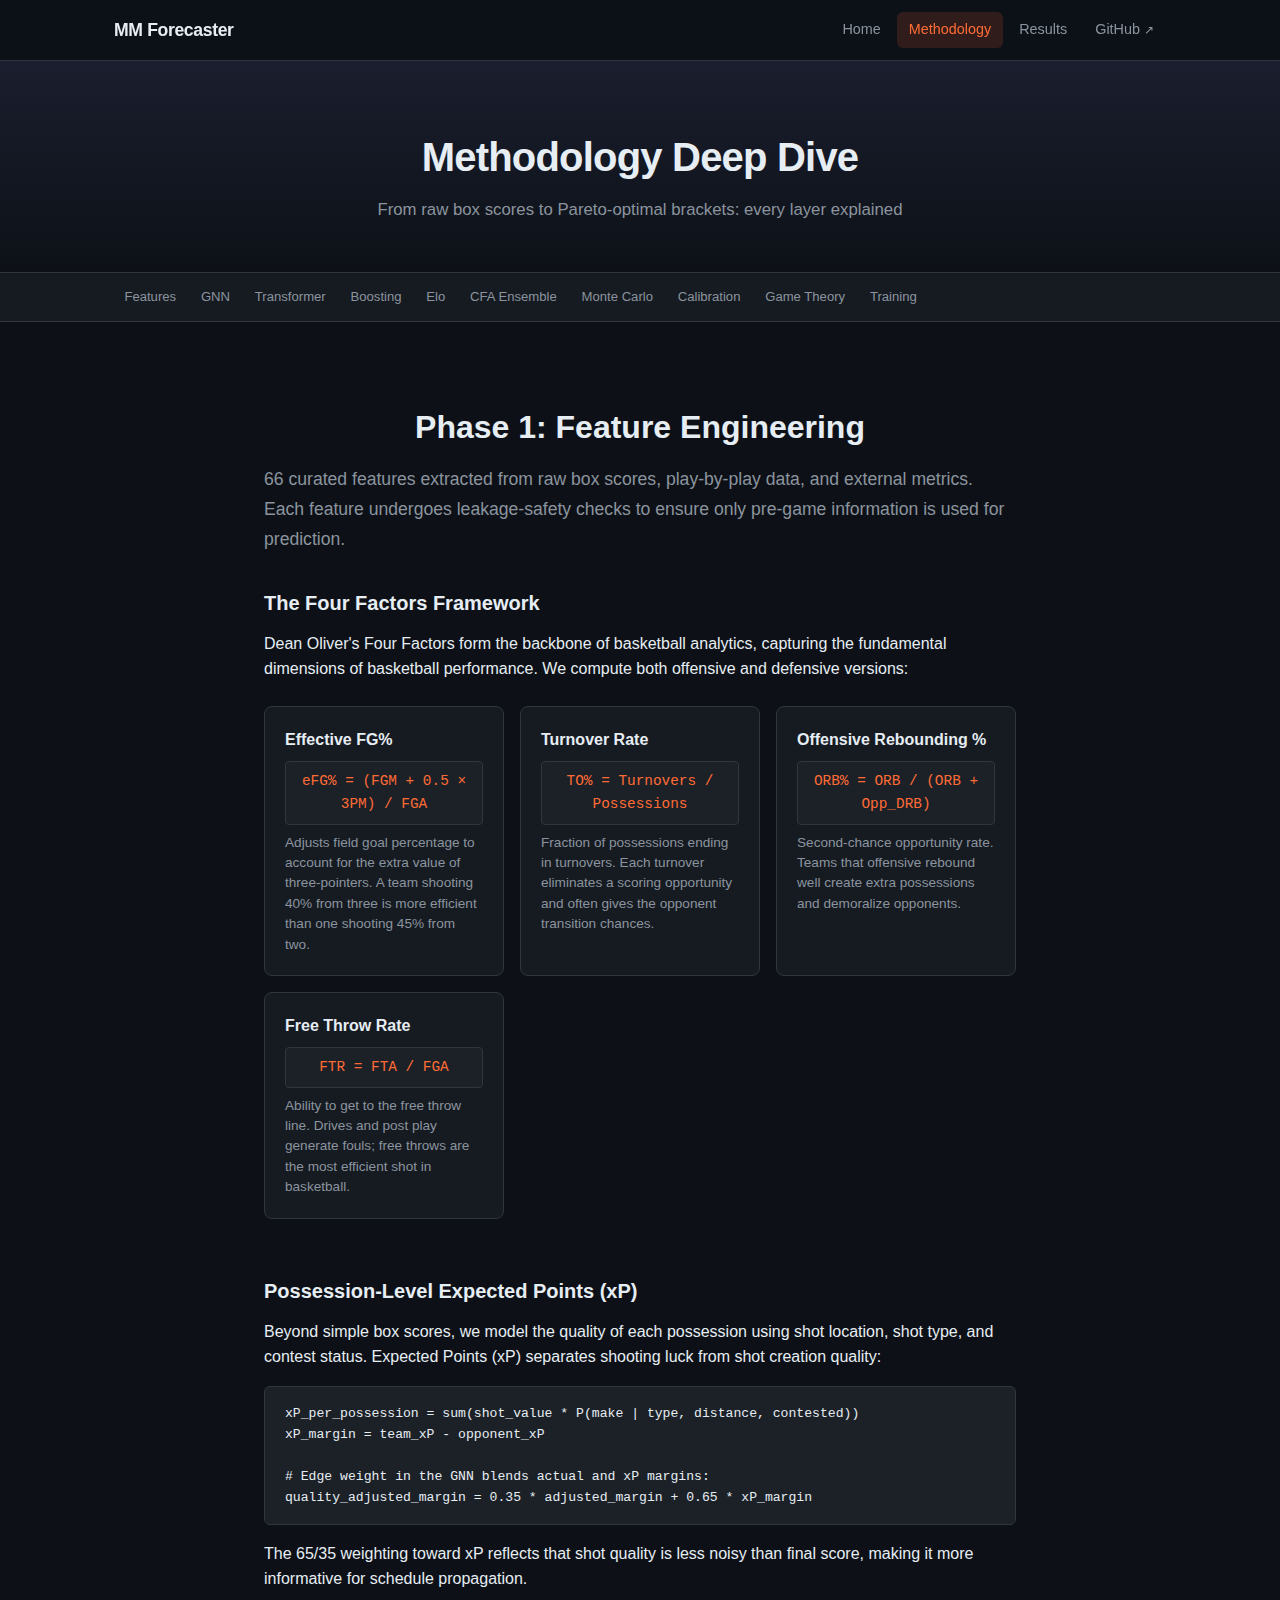
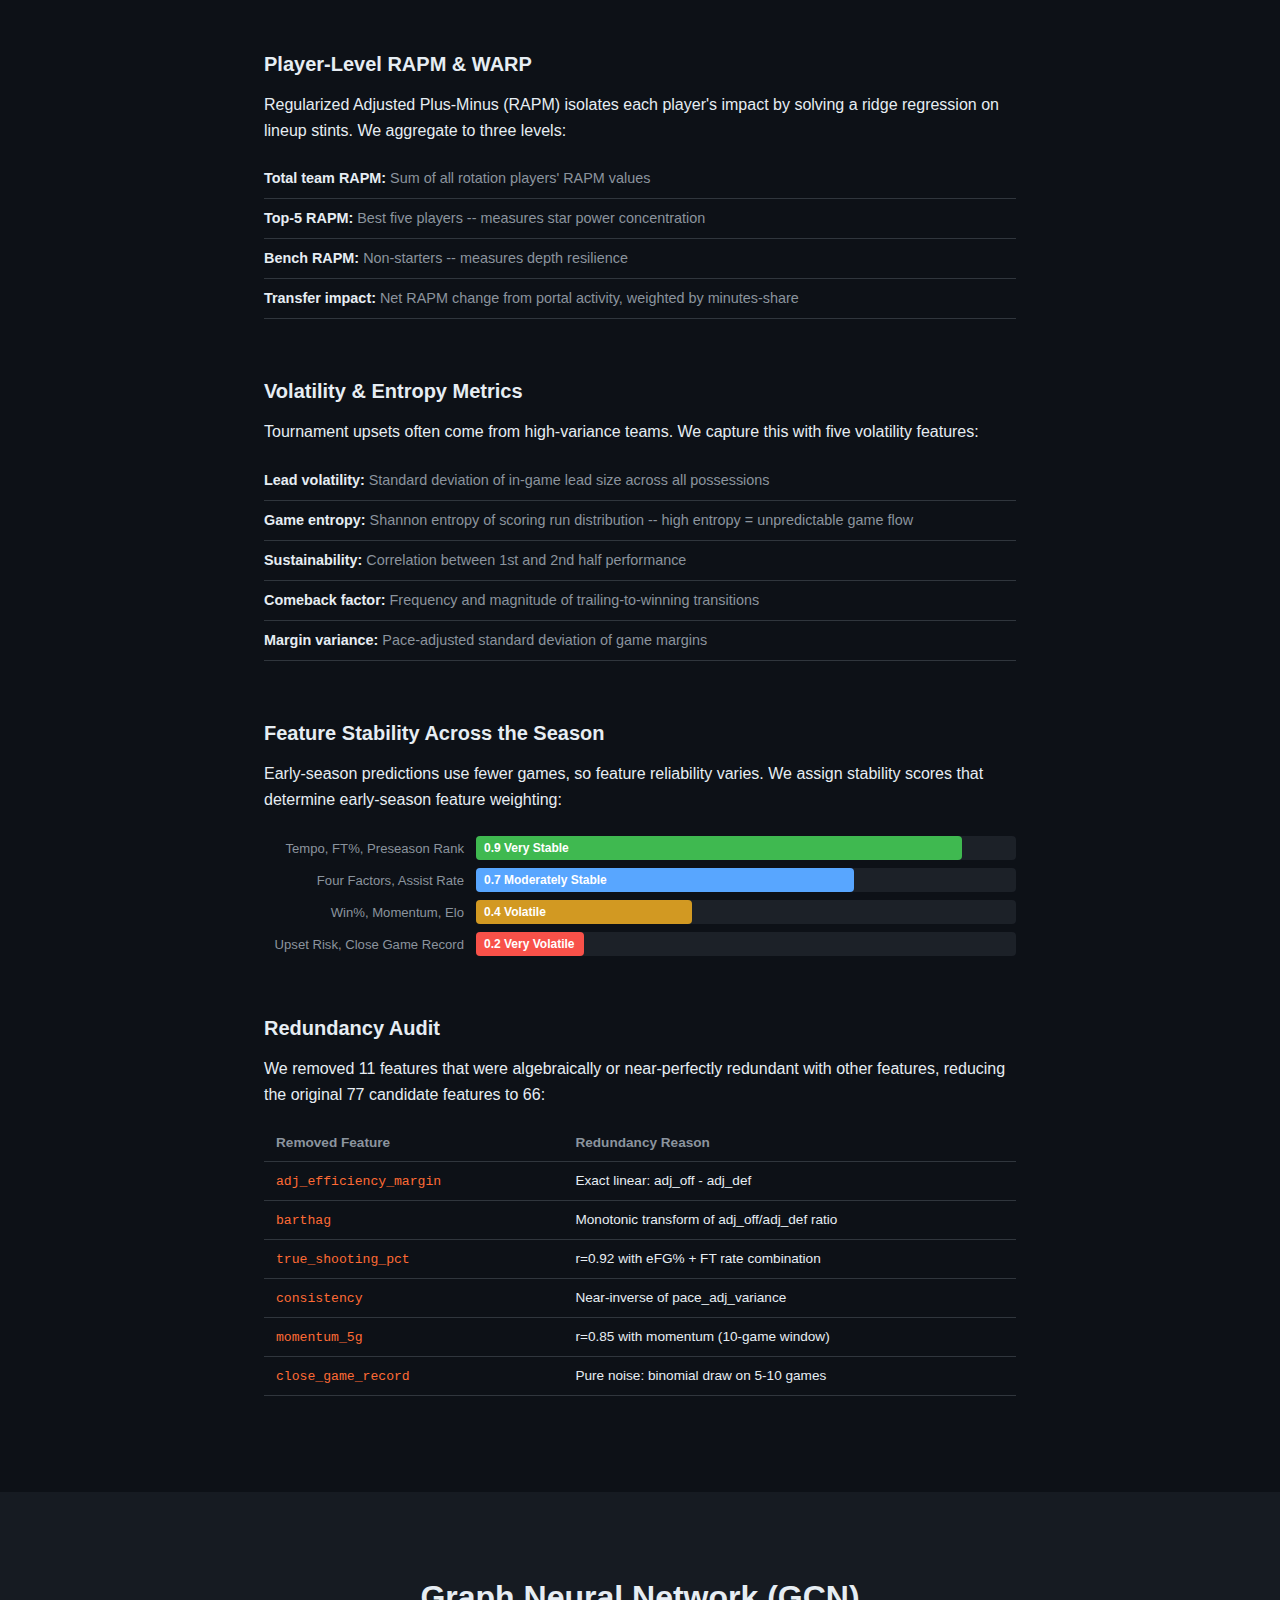
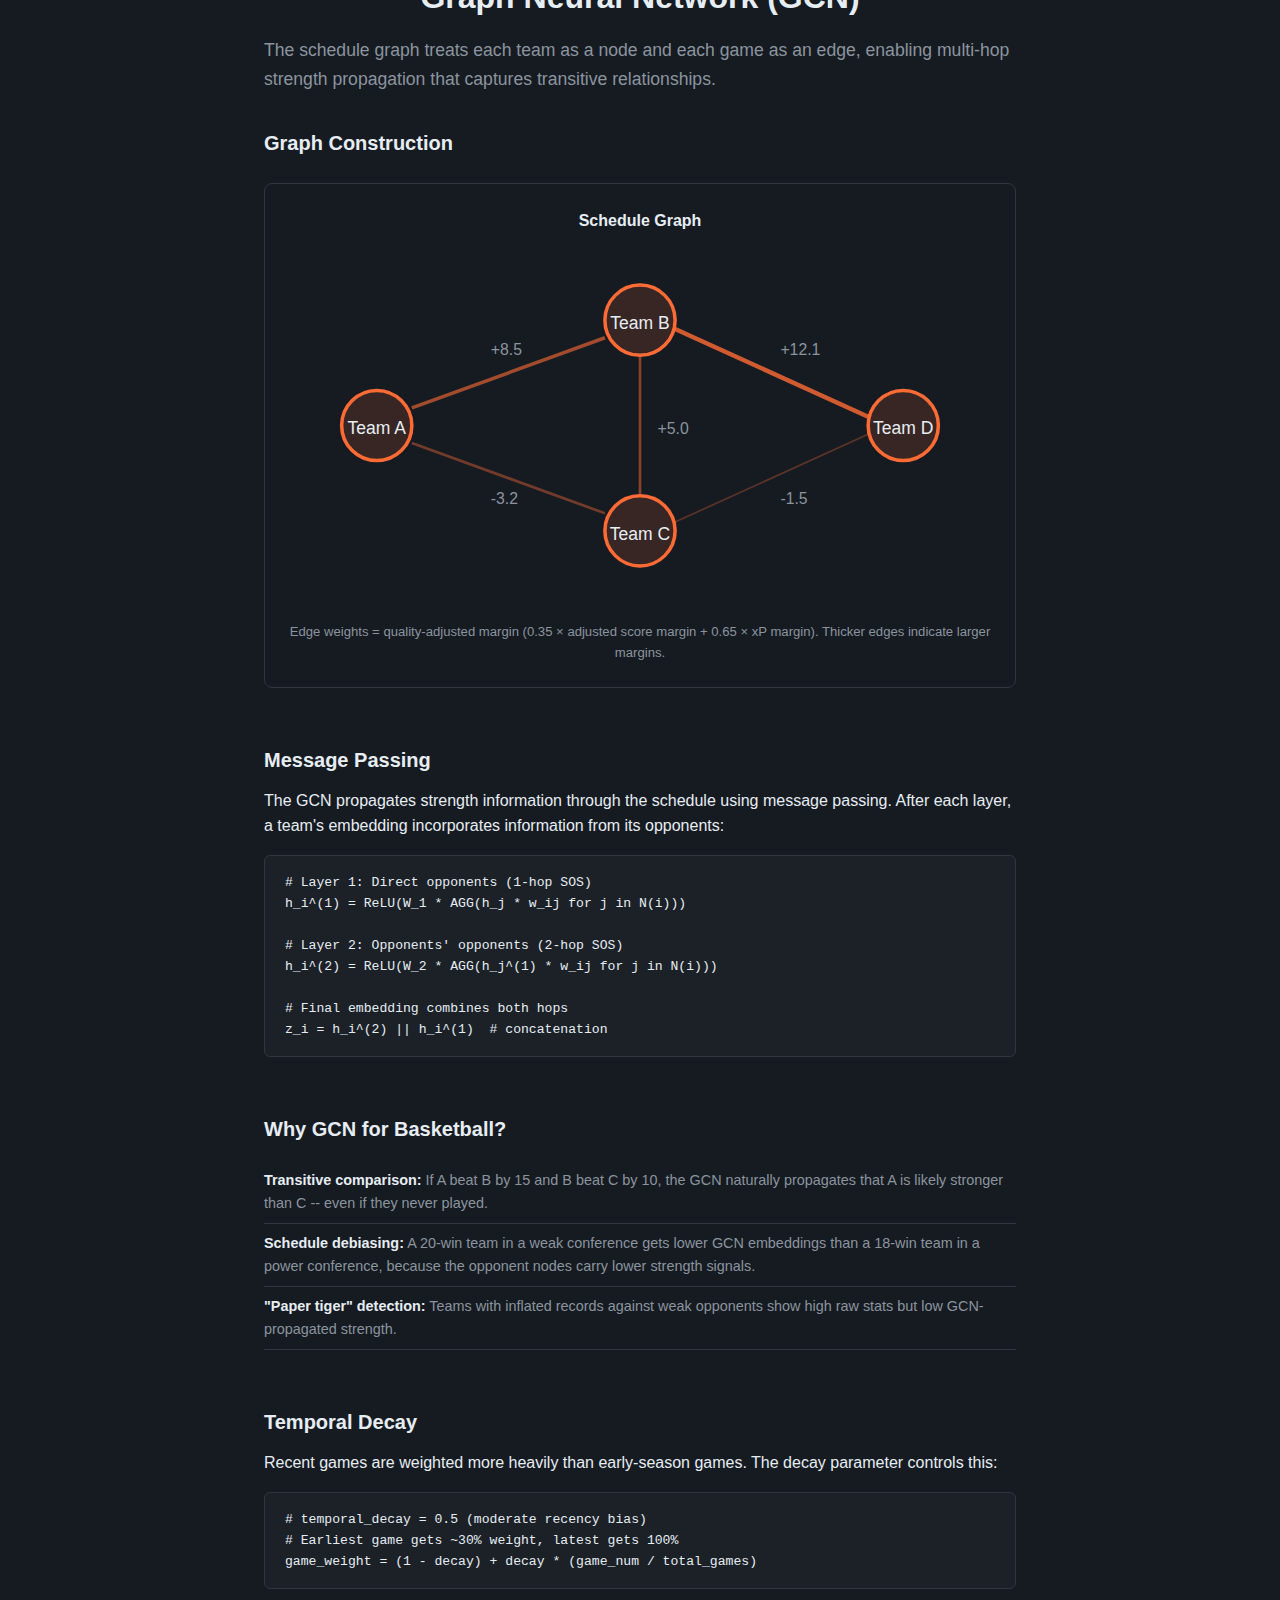
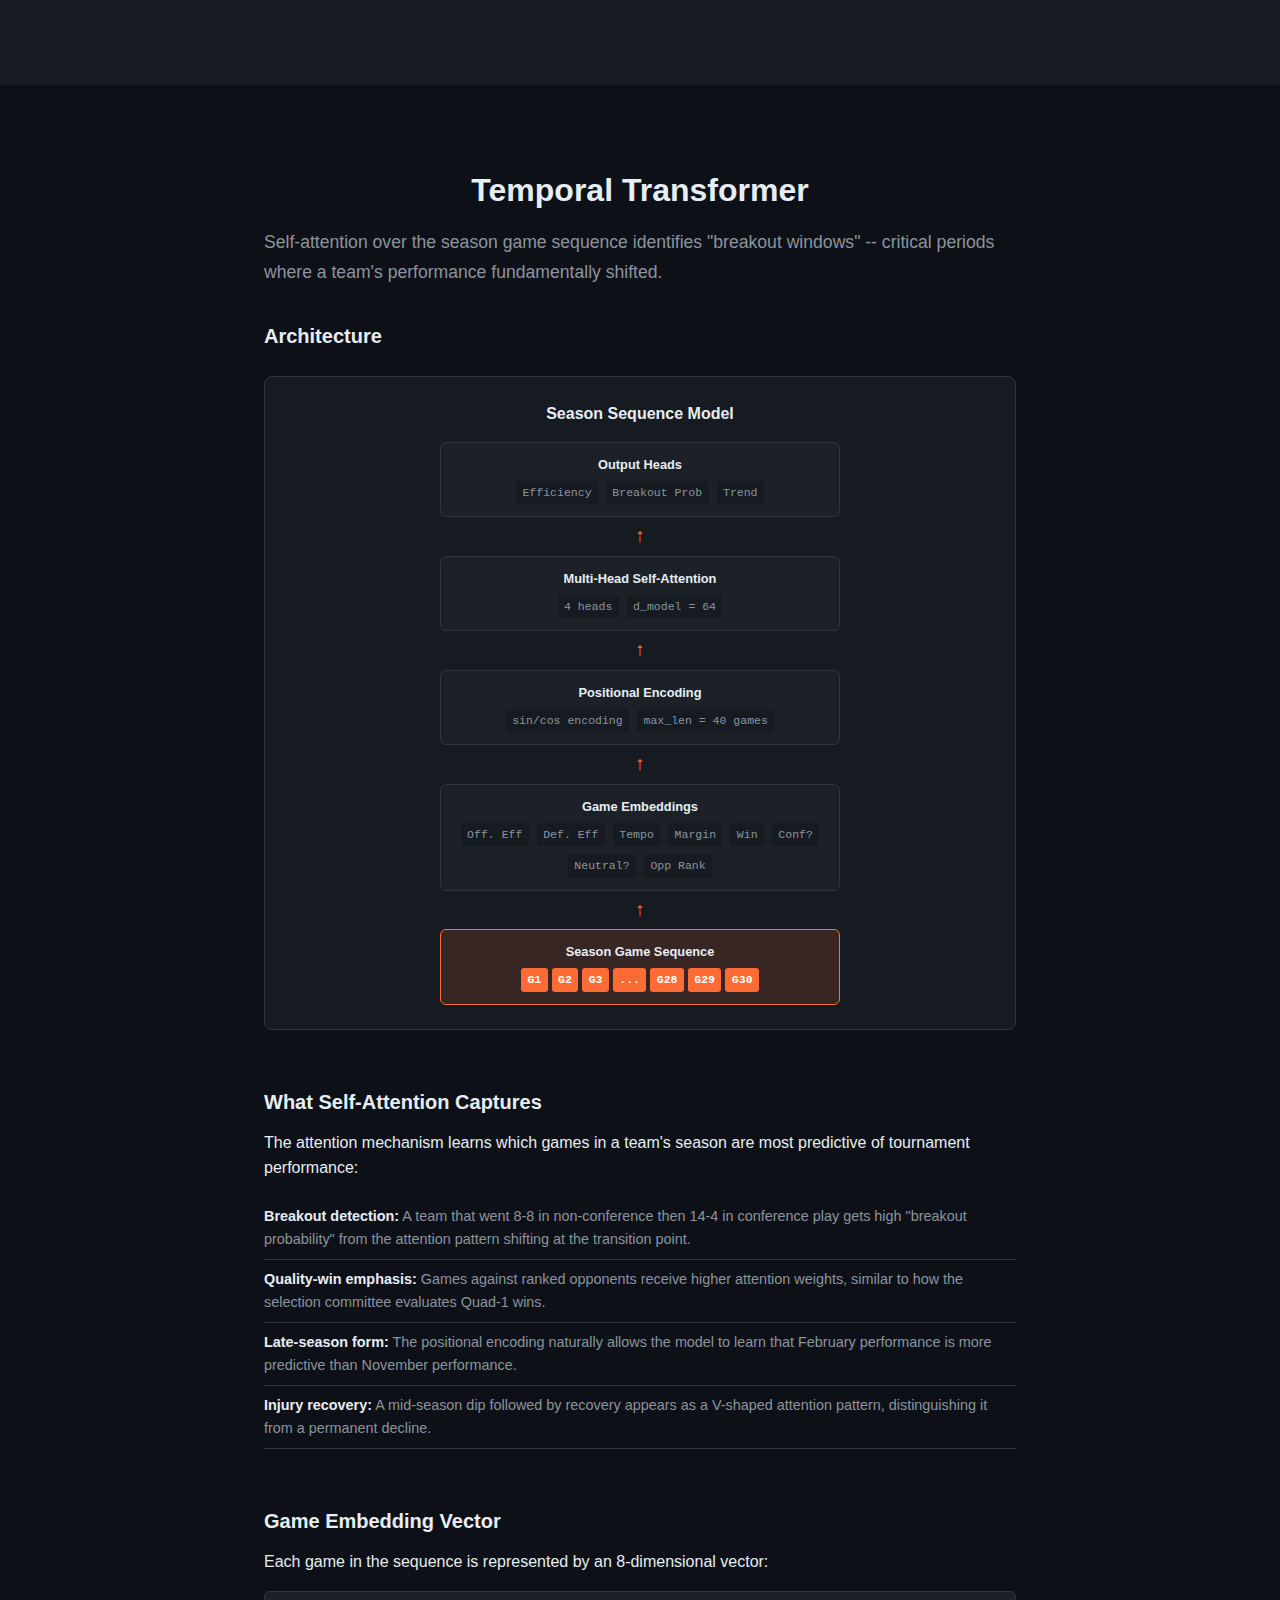
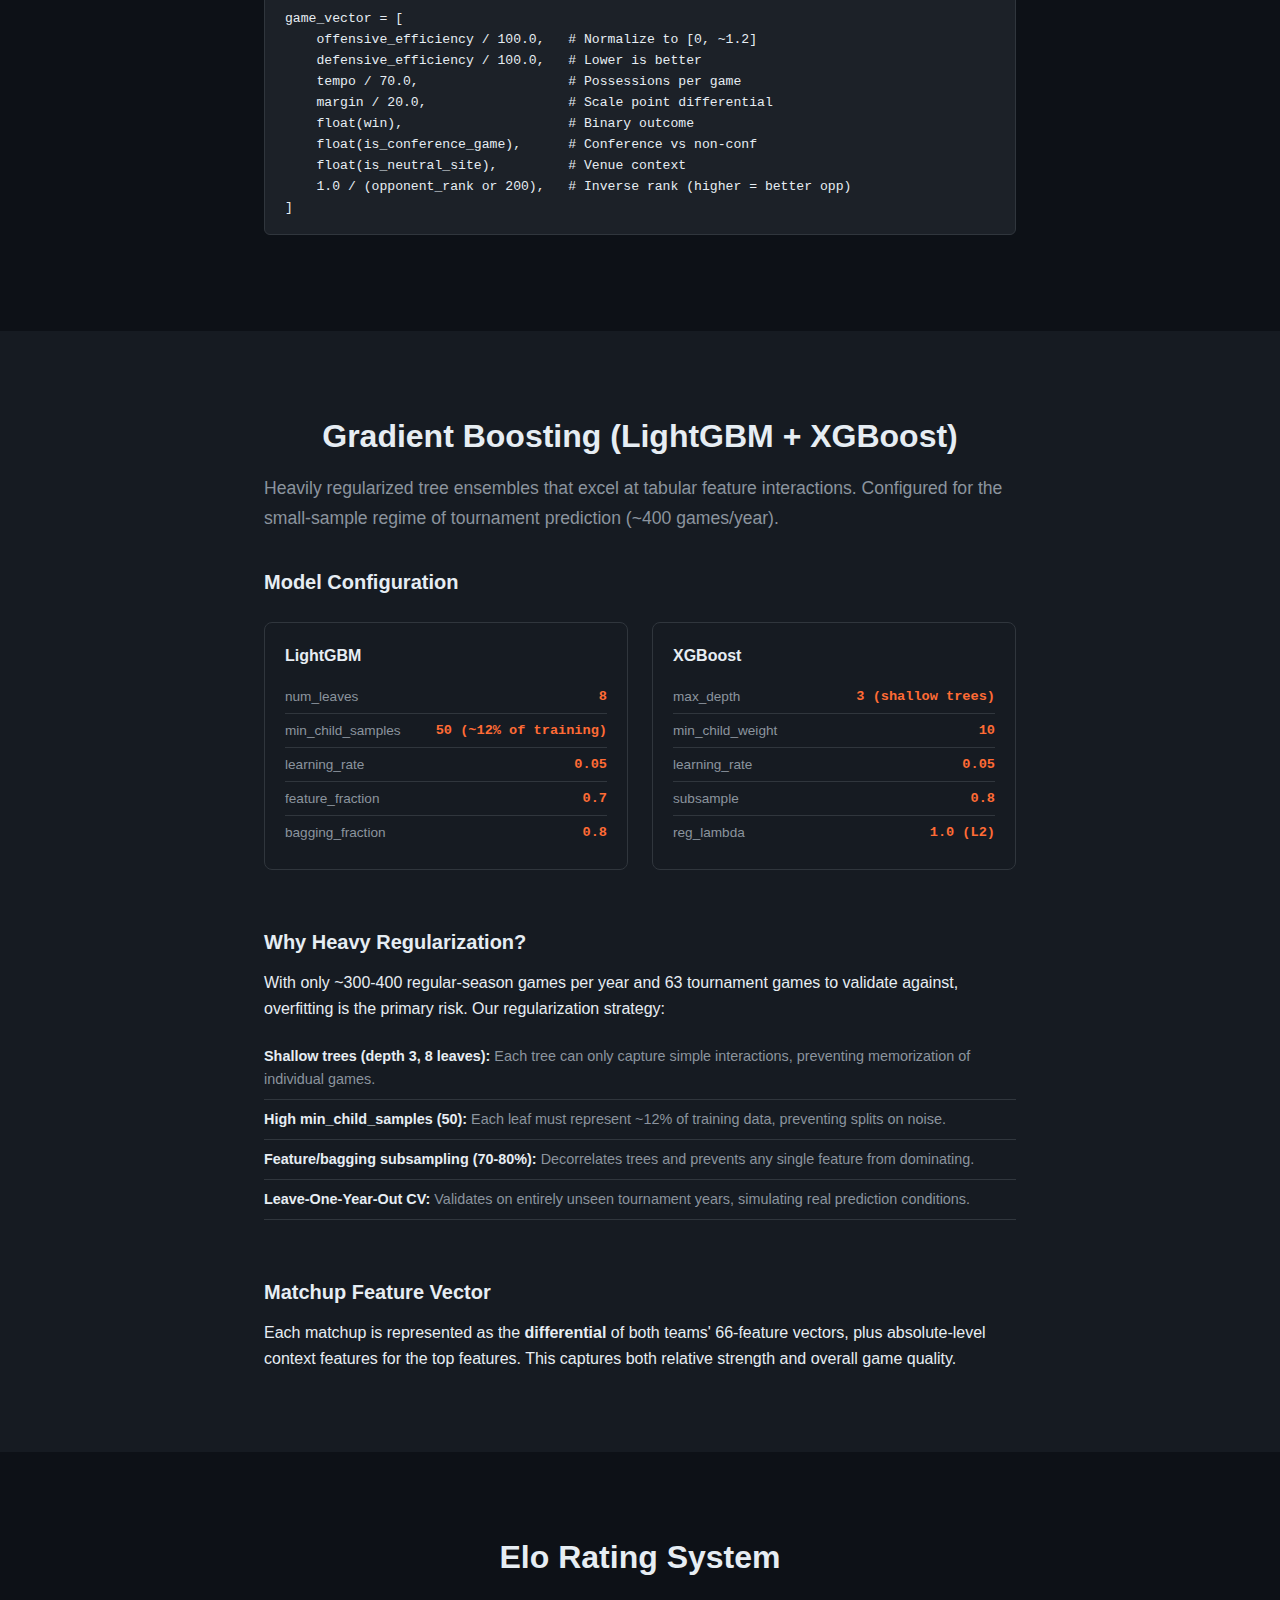
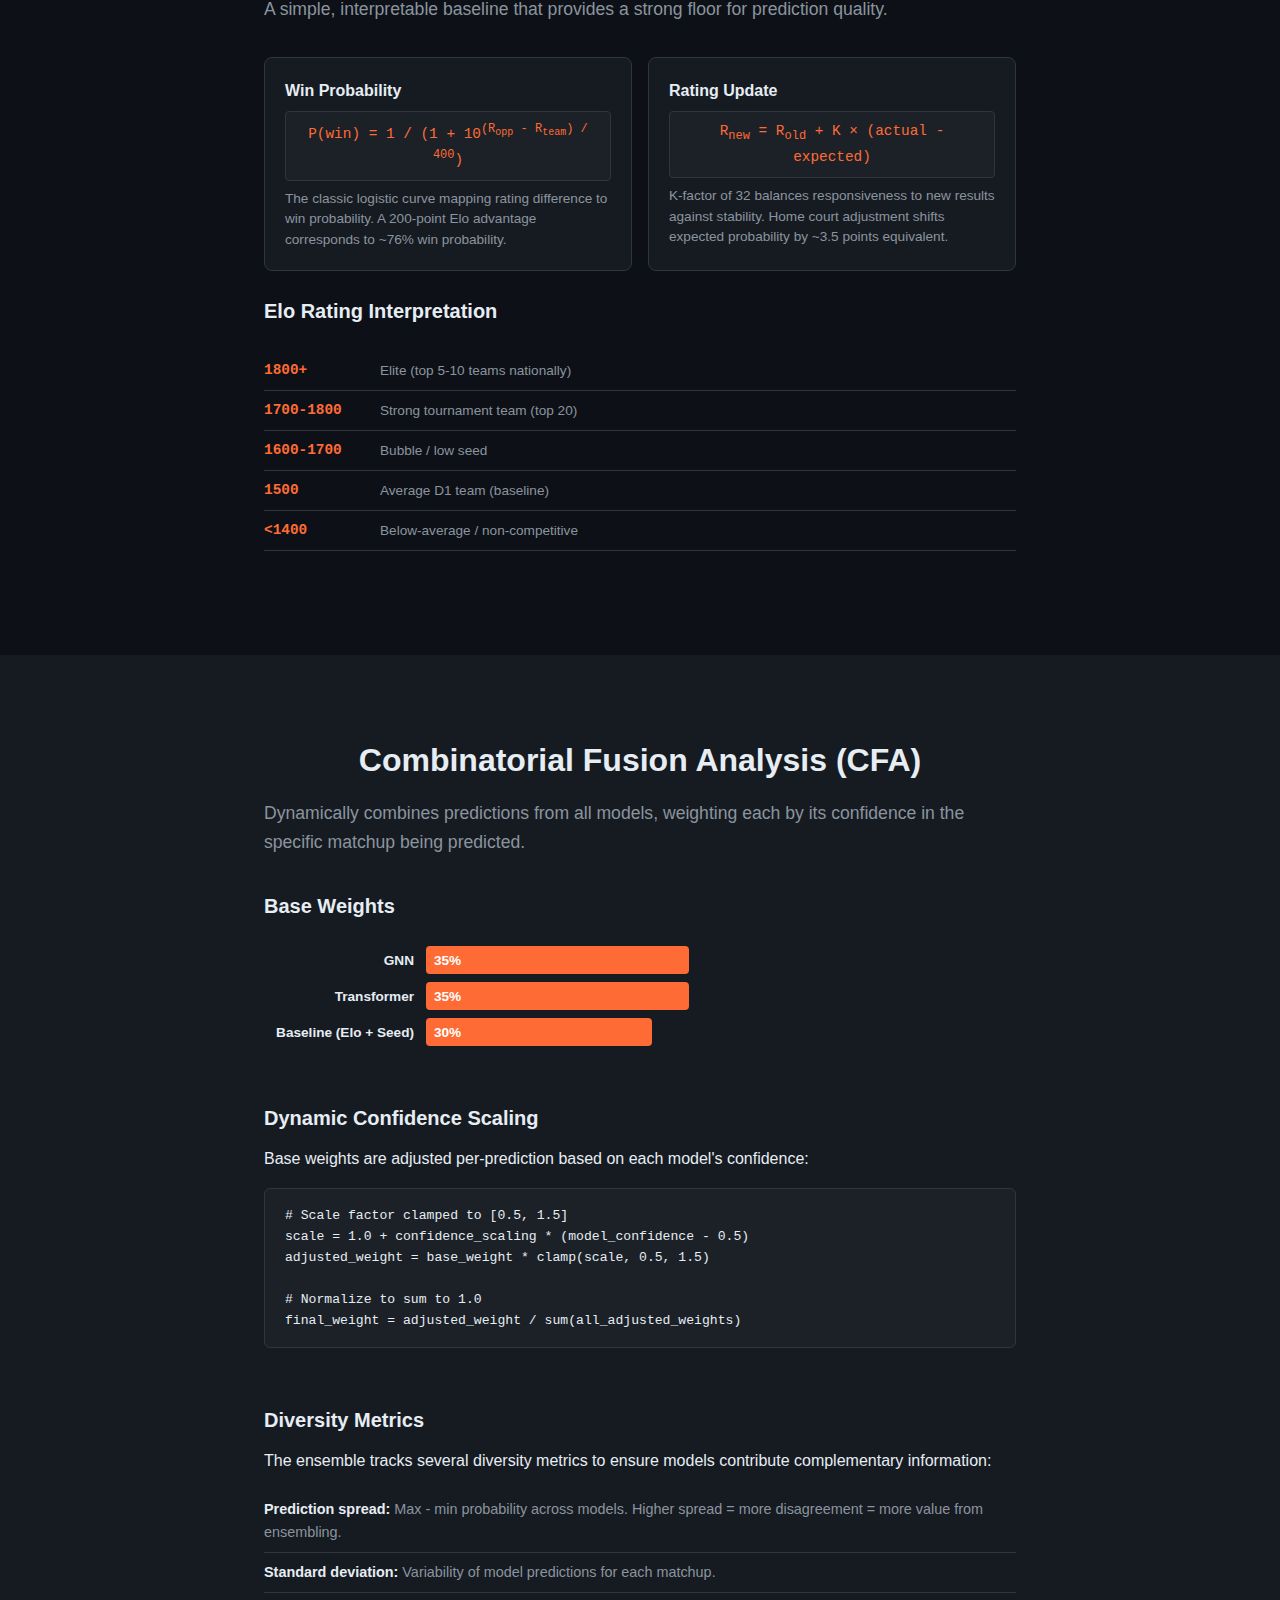
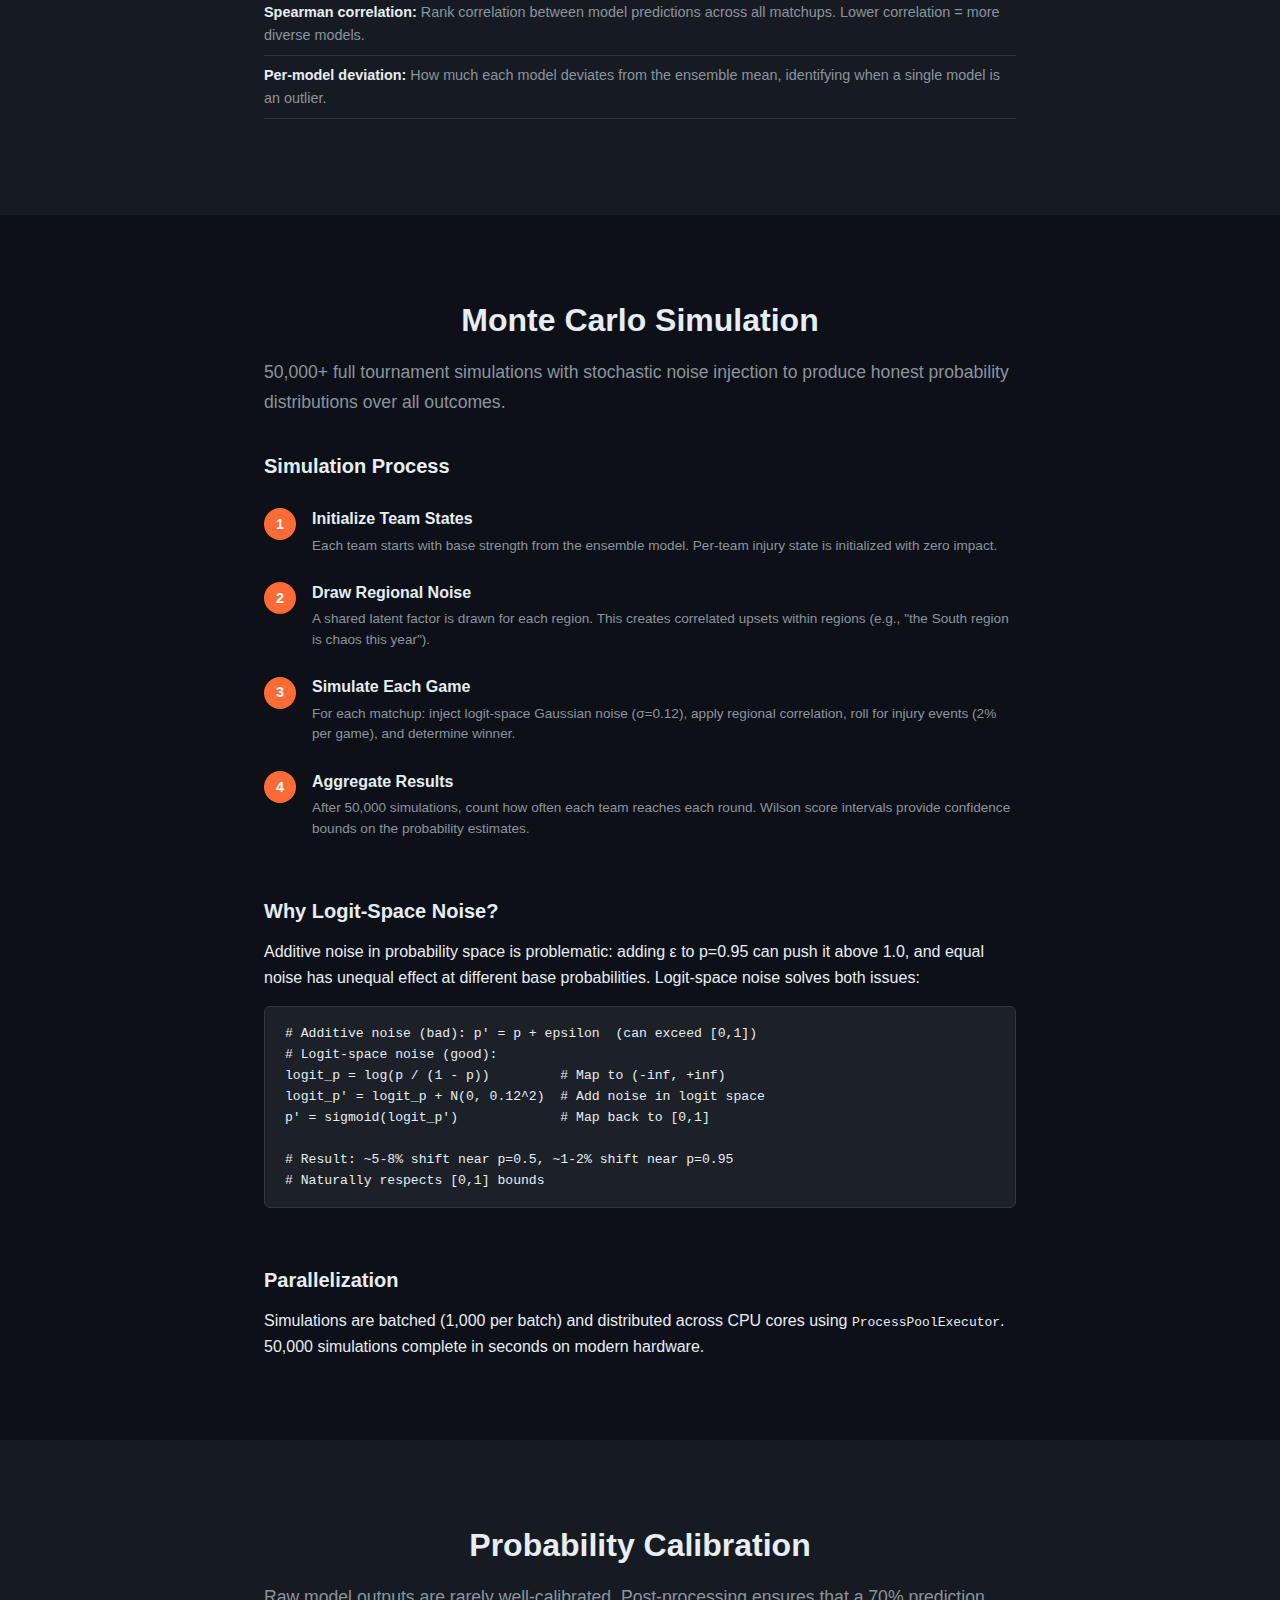
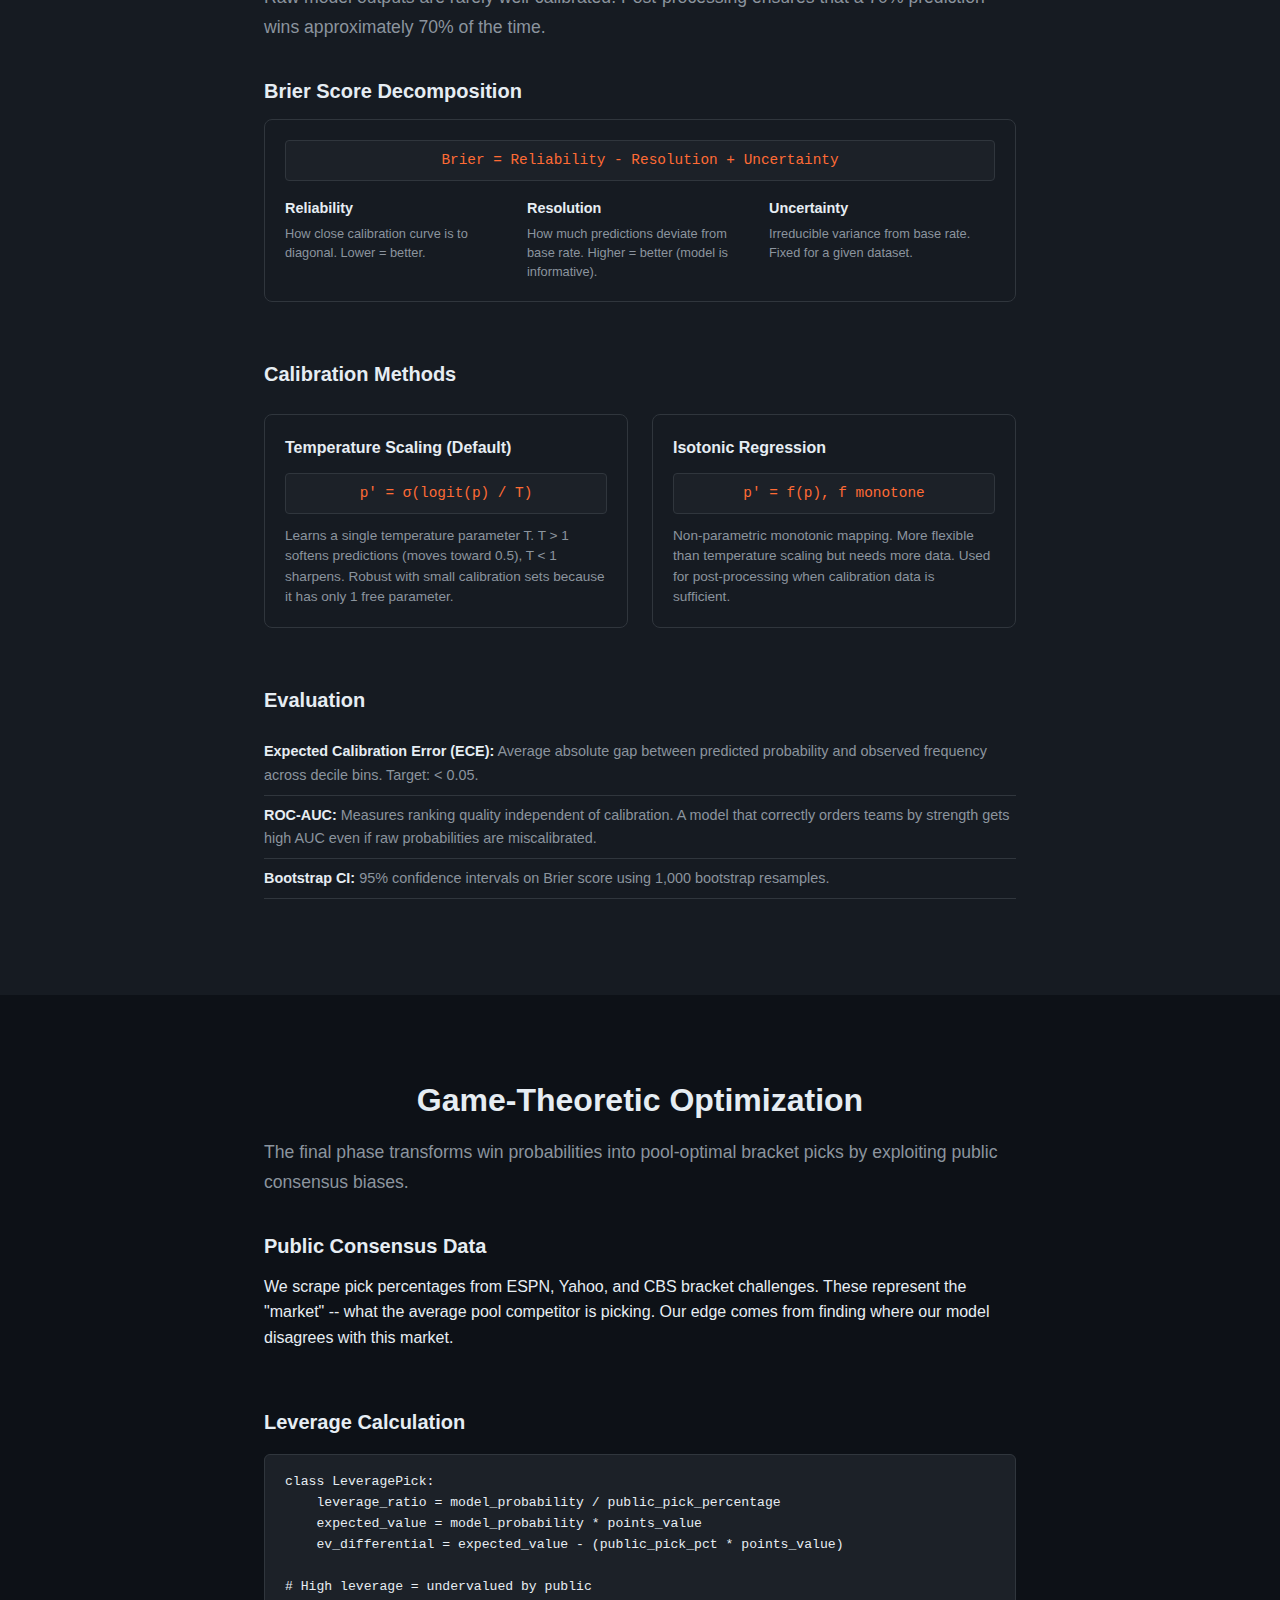
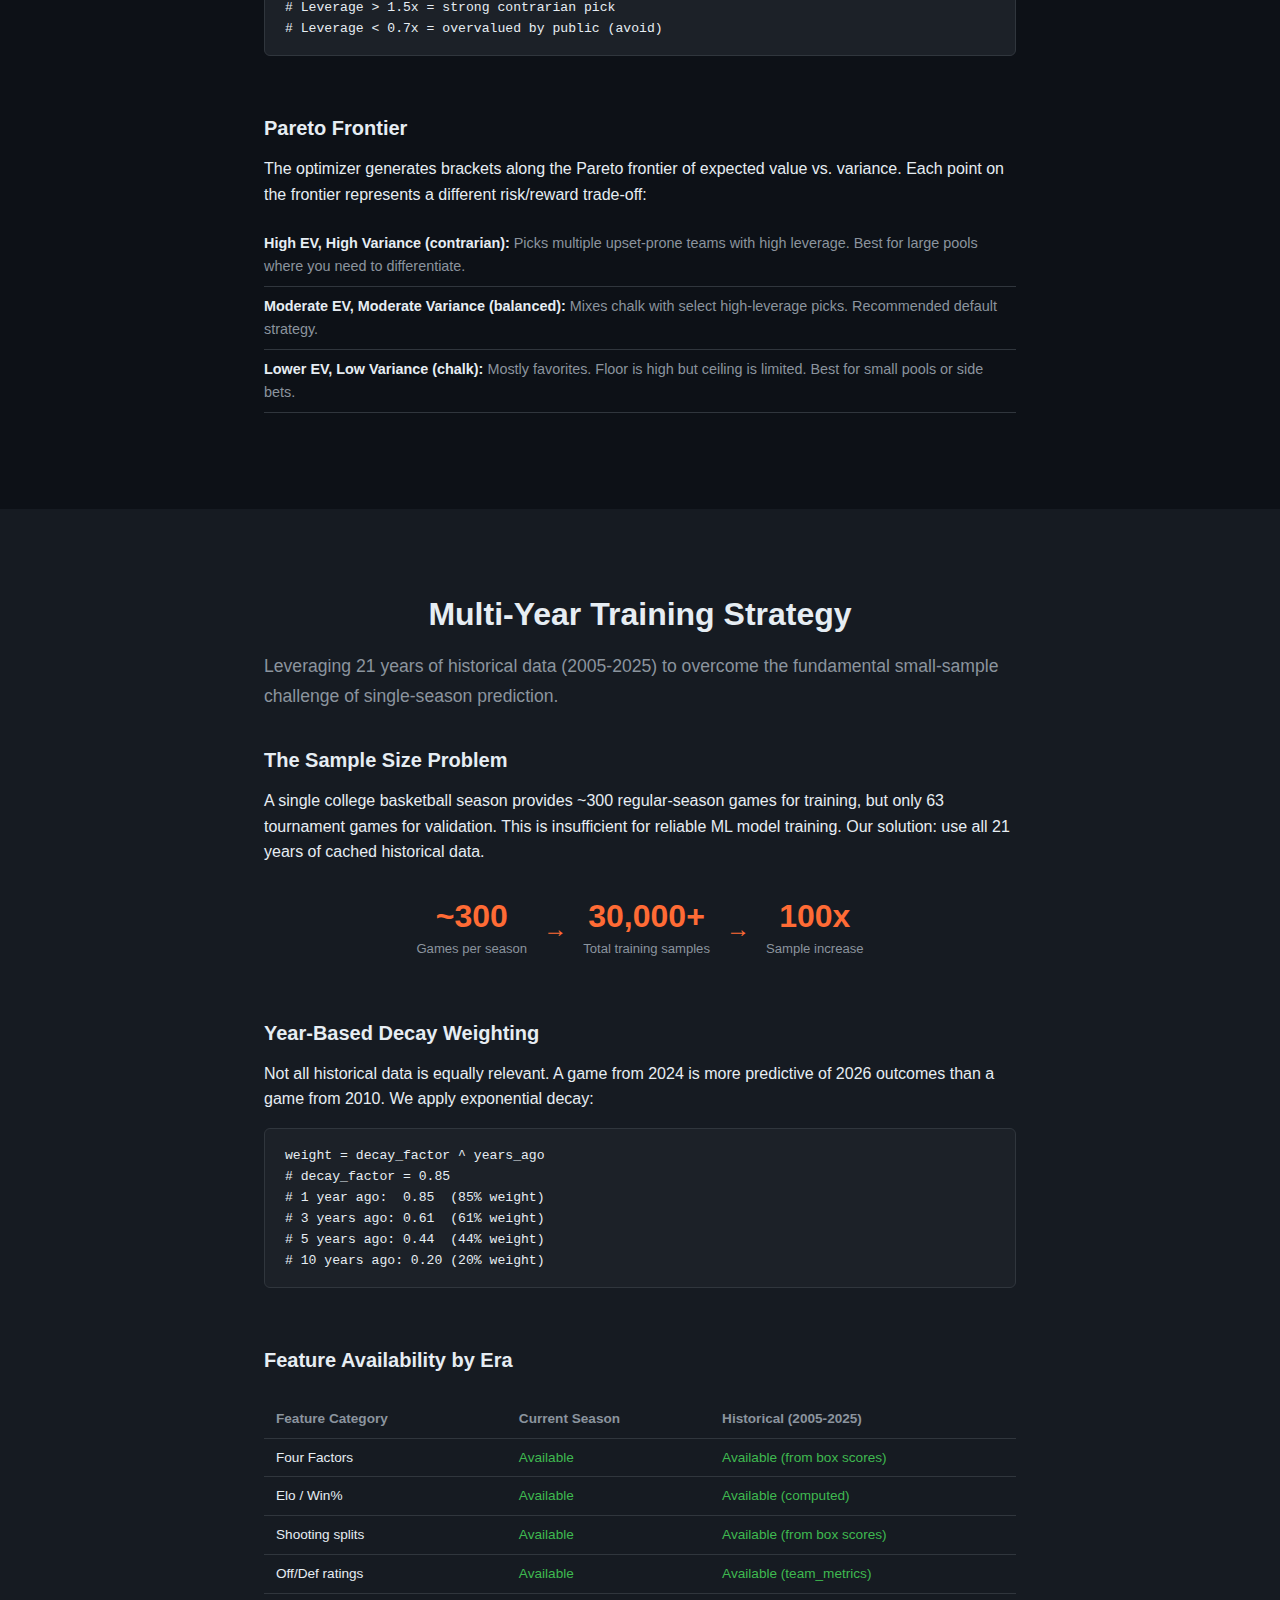
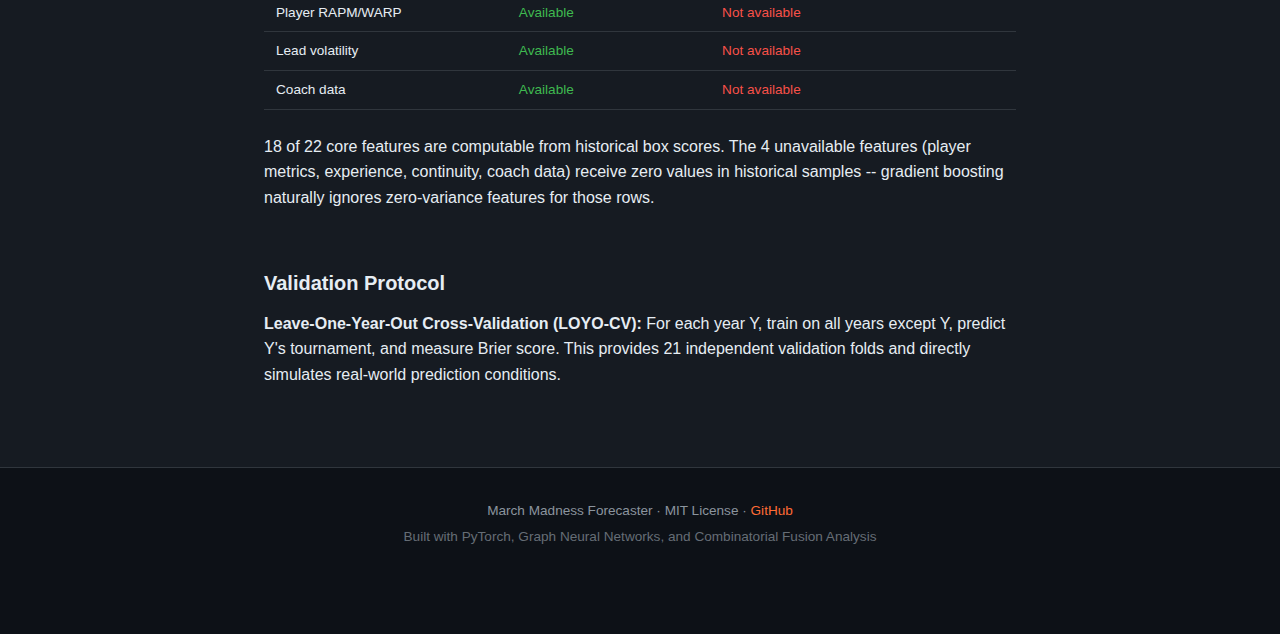
<file: docs/methodology.html>
<!DOCTYPE html>
<html lang="en">
<head>
  <meta charset="UTF-8">
  <meta name="viewport" content="width=device-width, initial-scale=1.0">
  <title>Methodology - March Madness Forecaster</title>
  <meta name="description" content="Deep dive into the methodology: GNN, Transformer, Monte Carlo, and game-theoretic optimization for NCAA Tournament prediction.">
  <link rel="stylesheet" href="style.css">
</head>
<body>
  <nav class="nav">
    <div class="container nav-inner">
      <a href="index.html" class="nav-brand">MM Forecaster</a>
      <div class="nav-links">
        <a href="index.html" class="nav-link">Home</a>
        <a href="methodology.html" class="nav-link active">Methodology</a>
        <a href="results.html" class="nav-link">Results</a>
        <a href="https://github.com/bsr-0/march-madness-forecaster" class="nav-link nav-link-ext">GitHub</a>
      </div>
      <button class="nav-toggle" aria-label="Toggle menu">
        <span></span><span></span><span></span>
      </button>
    </div>
  </nav>

  <header class="page-header">
    <div class="container">
      <h1>Methodology Deep Dive</h1>
      <p class="subtitle">From raw box scores to Pareto-optimal brackets: every layer explained</p>
    </div>
  </header>

  <div class="toc-bar">
    <div class="container">
      <nav class="toc">
        <a href="#features">Features</a>
        <a href="#gnn">GNN</a>
        <a href="#transformer">Transformer</a>
        <a href="#boosting">Boosting</a>
        <a href="#elo">Elo</a>
        <a href="#cfa">CFA Ensemble</a>
        <a href="#montecarlo">Monte Carlo</a>
        <a href="#calibration">Calibration</a>
        <a href="#gametheory">Game Theory</a>
        <a href="#training">Training</a>
      </nav>
    </div>
  </div>

  <main>
    <!-- Feature Engineering -->
    <section id="features" class="section">
      <div class="container content-narrow">
        <h2>Phase 1: Feature Engineering</h2>
        <p class="lead">66 curated features extracted from raw box scores, play-by-play data, and external metrics. Each feature undergoes leakage-safety checks to ensure only pre-game information is used for prediction.</p>

        <h3>The Four Factors Framework</h3>
        <p>Dean Oliver's Four Factors form the backbone of basketball analytics, capturing the fundamental dimensions of basketball performance. We compute both offensive and defensive versions:</p>

        <div class="formula-grid">
          <div class="formula-card">
            <h4>Effective FG%</h4>
            <code class="formula-display">eFG% = (FGM + 0.5 &times; 3PM) / FGA</code>
            <p>Adjusts field goal percentage to account for the extra value of three-pointers. A team shooting 40% from three is more efficient than one shooting 45% from two.</p>
          </div>
          <div class="formula-card">
            <h4>Turnover Rate</h4>
            <code class="formula-display">TO% = Turnovers / Possessions</code>
            <p>Fraction of possessions ending in turnovers. Each turnover eliminates a scoring opportunity and often gives the opponent transition chances.</p>
          </div>
          <div class="formula-card">
            <h4>Offensive Rebounding %</h4>
            <code class="formula-display">ORB% = ORB / (ORB + Opp_DRB)</code>
            <p>Second-chance opportunity rate. Teams that offensive rebound well create extra possessions and demoralize opponents.</p>
          </div>
          <div class="formula-card">
            <h4>Free Throw Rate</h4>
            <code class="formula-display">FTR = FTA / FGA</code>
            <p>Ability to get to the free throw line. Drives and post play generate fouls; free throws are the most efficient shot in basketball.</p>
          </div>
        </div>

        <h3>Possession-Level Expected Points (xP)</h3>
        <p>Beyond simple box scores, we model the quality of each possession using shot location, shot type, and contest status. Expected Points (xP) separates shooting luck from shot creation quality:</p>
        <div class="code-block">
          <pre><code>xP_per_possession = sum(shot_value * P(make | type, distance, contested))
xP_margin = team_xP - opponent_xP

# Edge weight in the GNN blends actual and xP margins:
quality_adjusted_margin = 0.35 * adjusted_margin + 0.65 * xP_margin</code></pre>
        </div>
        <p>The 65/35 weighting toward xP reflects that shot quality is less noisy than final score, making it more informative for schedule propagation.</p>

        <h3>Player-Level RAPM &amp; WARP</h3>
        <p>Regularized Adjusted Plus-Minus (RAPM) isolates each player's impact by solving a ridge regression on lineup stints. We aggregate to three levels:</p>
        <ul class="detail-list">
          <li><strong>Total team RAPM:</strong> Sum of all rotation players' RAPM values</li>
          <li><strong>Top-5 RAPM:</strong> Best five players -- measures star power concentration</li>
          <li><strong>Bench RAPM:</strong> Non-starters -- measures depth resilience</li>
          <li><strong>Transfer impact:</strong> Net RAPM change from portal activity, weighted by minutes-share</li>
        </ul>

        <h3>Volatility &amp; Entropy Metrics</h3>
        <p>Tournament upsets often come from high-variance teams. We capture this with five volatility features:</p>
        <ul class="detail-list">
          <li><strong>Lead volatility:</strong> Standard deviation of in-game lead size across all possessions</li>
          <li><strong>Game entropy:</strong> Shannon entropy of scoring run distribution -- high entropy = unpredictable game flow</li>
          <li><strong>Sustainability:</strong> Correlation between 1st and 2nd half performance</li>
          <li><strong>Comeback factor:</strong> Frequency and magnitude of trailing-to-winning transitions</li>
          <li><strong>Margin variance:</strong> Pace-adjusted standard deviation of game margins</li>
        </ul>

        <h3>Feature Stability Across the Season</h3>
        <p>Early-season predictions use fewer games, so feature reliability varies. We assign stability scores that determine early-season feature weighting:</p>
        <div class="stability-chart">
          <div class="stability-row">
            <span class="stability-label">Tempo, FT%, Preseason Rank</span>
            <div class="stability-bar-container">
              <div class="stability-bar stability-high" style="width: 90%"><span>0.9 Very Stable</span></div>
            </div>
          </div>
          <div class="stability-row">
            <span class="stability-label">Four Factors, Assist Rate</span>
            <div class="stability-bar-container">
              <div class="stability-bar stability-mid" style="width: 70%"><span>0.7 Moderately Stable</span></div>
            </div>
          </div>
          <div class="stability-row">
            <span class="stability-label">Win%, Momentum, Elo</span>
            <div class="stability-bar-container">
              <div class="stability-bar stability-low" style="width: 40%"><span>0.4 Volatile</span></div>
            </div>
          </div>
          <div class="stability-row">
            <span class="stability-label">Upset Risk, Close Game Record</span>
            <div class="stability-bar-container">
              <div class="stability-bar stability-vlow" style="width: 20%"><span>0.2 Very Volatile</span></div>
            </div>
          </div>
        </div>

        <h3>Redundancy Audit</h3>
        <p>We removed 11 features that were algebraically or near-perfectly redundant with other features, reducing the original 77 candidate features to 66:</p>
        <div class="audit-table">
          <table>
            <thead>
              <tr><th>Removed Feature</th><th>Redundancy Reason</th></tr>
            </thead>
            <tbody>
              <tr><td><code>adj_efficiency_margin</code></td><td>Exact linear: adj_off - adj_def</td></tr>
              <tr><td><code>barthag</code></td><td>Monotonic transform of adj_off/adj_def ratio</td></tr>
              <tr><td><code>true_shooting_pct</code></td><td>r=0.92 with eFG% + FT rate combination</td></tr>
              <tr><td><code>consistency</code></td><td>Near-inverse of pace_adj_variance</td></tr>
              <tr><td><code>momentum_5g</code></td><td>r=0.85 with momentum (10-game window)</td></tr>
              <tr><td><code>close_game_record</code></td><td>Pure noise: binomial draw on 5-10 games</td></tr>
            </tbody>
          </table>
        </div>
      </div>
    </section>

    <!-- GNN Architecture -->
    <section id="gnn" class="section section-alt">
      <div class="container content-narrow">
        <h2>Graph Neural Network (GCN)</h2>
        <p class="lead">The schedule graph treats each team as a node and each game as an edge, enabling multi-hop strength propagation that captures transitive relationships.</p>

        <h3>Graph Construction</h3>
        <div class="arch-diagram">
          <div class="arch-box">
            <h4>Schedule Graph</h4>
            <div class="graph-visual">
              <svg viewBox="0 0 400 200" class="graph-svg">
                <!-- Nodes -->
                <circle cx="50" cy="100" r="20" fill="var(--color-accent-subtle)" stroke="var(--color-accent)" stroke-width="2"/>
                <text x="50" y="105" text-anchor="middle" fill="var(--color-text)" font-size="10">Team A</text>

                <circle cx="200" cy="40" r="20" fill="var(--color-accent-subtle)" stroke="var(--color-accent)" stroke-width="2"/>
                <text x="200" y="45" text-anchor="middle" fill="var(--color-text)" font-size="10">Team B</text>

                <circle cx="200" cy="160" r="20" fill="var(--color-accent-subtle)" stroke="var(--color-accent)" stroke-width="2"/>
                <text x="200" y="165" text-anchor="middle" fill="var(--color-text)" font-size="10">Team C</text>

                <circle cx="350" cy="100" r="20" fill="var(--color-accent-subtle)" stroke="var(--color-accent)" stroke-width="2"/>
                <text x="350" y="105" text-anchor="middle" fill="var(--color-text)" font-size="10">Team D</text>

                <!-- Edges with weights -->
                <line x1="70" y1="90" x2="180" y2="50" stroke="var(--color-accent)" stroke-width="2" opacity="0.6"/>
                <text x="115" y="60" fill="var(--color-text-muted)" font-size="9">+8.5</text>

                <line x1="70" y1="110" x2="180" y2="150" stroke="var(--color-accent)" stroke-width="1.5" opacity="0.4"/>
                <text x="115" y="145" fill="var(--color-text-muted)" font-size="9">-3.2</text>

                <line x1="220" y1="45" x2="330" y2="95" stroke="var(--color-accent)" stroke-width="2.5" opacity="0.8"/>
                <text x="280" y="60" fill="var(--color-text-muted)" font-size="9">+12.1</text>

                <line x1="220" y1="155" x2="330" y2="105" stroke="var(--color-accent)" stroke-width="1" opacity="0.3"/>
                <text x="280" y="145" fill="var(--color-text-muted)" font-size="9">-1.5</text>

                <line x1="200" y1="60" x2="200" y2="140" stroke="var(--color-accent)" stroke-width="1.5" opacity="0.5"/>
                <text x="210" y="105" fill="var(--color-text-muted)" font-size="9">+5.0</text>
              </svg>
            </div>
            <p class="arch-caption">Edge weights = quality-adjusted margin (0.35 &times; adjusted score margin + 0.65 &times; xP margin). Thicker edges indicate larger margins.</p>
          </div>
        </div>

        <h3>Message Passing</h3>
        <p>The GCN propagates strength information through the schedule using message passing. After each layer, a team's embedding incorporates information from its opponents:</p>
        <div class="code-block">
          <pre><code># Layer 1: Direct opponents (1-hop SOS)
h_i^(1) = ReLU(W_1 * AGG(h_j * w_ij for j in N(i)))

# Layer 2: Opponents' opponents (2-hop SOS)
h_i^(2) = ReLU(W_2 * AGG(h_j^(1) * w_ij for j in N(i)))

# Final embedding combines both hops
z_i = h_i^(2) || h_i^(1)  # concatenation</code></pre>
        </div>

        <h3>Why GCN for Basketball?</h3>
        <ul class="detail-list">
          <li><strong>Transitive comparison:</strong> If A beat B by 15 and B beat C by 10, the GCN naturally propagates that A is likely stronger than C -- even if they never played.</li>
          <li><strong>Schedule debiasing:</strong> A 20-win team in a weak conference gets lower GCN embeddings than a 18-win team in a power conference, because the opponent nodes carry lower strength signals.</li>
          <li><strong>"Paper tiger" detection:</strong> Teams with inflated records against weak opponents show high raw stats but low GCN-propagated strength.</li>
        </ul>

        <h3>Temporal Decay</h3>
        <p>Recent games are weighted more heavily than early-season games. The decay parameter controls this:</p>
        <div class="code-block">
          <pre><code># temporal_decay = 0.5 (moderate recency bias)
# Earliest game gets ~30% weight, latest gets 100%
game_weight = (1 - decay) + decay * (game_num / total_games)</code></pre>
        </div>
      </div>
    </section>

    <!-- Transformer Architecture -->
    <section id="transformer" class="section">
      <div class="container content-narrow">
        <h2>Temporal Transformer</h2>
        <p class="lead">Self-attention over the season game sequence identifies "breakout windows" -- critical periods where a team's performance fundamentally shifted.</p>

        <h3>Architecture</h3>
        <div class="arch-diagram">
          <div class="arch-box">
            <h4>Season Sequence Model</h4>
            <div class="transformer-visual">
              <div class="transformer-layer">
                <div class="transformer-block">
                  <span class="block-label">Output Heads</span>
                  <div class="block-items">
                    <span>Efficiency</span>
                    <span>Breakout Prob</span>
                    <span>Trend</span>
                  </div>
                </div>
              </div>
              <div class="transformer-arrow">&uarr;</div>
              <div class="transformer-layer">
                <div class="transformer-block">
                  <span class="block-label">Multi-Head Self-Attention</span>
                  <div class="block-items">
                    <span>4 heads</span>
                    <span>d_model = 64</span>
                  </div>
                </div>
              </div>
              <div class="transformer-arrow">&uarr;</div>
              <div class="transformer-layer">
                <div class="transformer-block">
                  <span class="block-label">Positional Encoding</span>
                  <div class="block-items">
                    <span>sin/cos encoding</span>
                    <span>max_len = 40 games</span>
                  </div>
                </div>
              </div>
              <div class="transformer-arrow">&uarr;</div>
              <div class="transformer-layer">
                <div class="transformer-block">
                  <span class="block-label">Game Embeddings</span>
                  <div class="block-items">
                    <span>Off. Eff</span>
                    <span>Def. Eff</span>
                    <span>Tempo</span>
                    <span>Margin</span>
                    <span>Win</span>
                    <span>Conf?</span>
                    <span>Neutral?</span>
                    <span>Opp Rank</span>
                  </div>
                </div>
              </div>
              <div class="transformer-arrow">&uarr;</div>
              <div class="transformer-layer">
                <div class="transformer-block input-block">
                  <span class="block-label">Season Game Sequence</span>
                  <div class="game-sequence">
                    <span>G1</span><span>G2</span><span>G3</span><span>...</span><span>G28</span><span>G29</span><span>G30</span>
                  </div>
                </div>
              </div>
            </div>
          </div>
        </div>

        <h3>What Self-Attention Captures</h3>
        <p>The attention mechanism learns which games in a team's season are most predictive of tournament performance:</p>
        <ul class="detail-list">
          <li><strong>Breakout detection:</strong> A team that went 8-8 in non-conference then 14-4 in conference play gets high "breakout probability" from the attention pattern shifting at the transition point.</li>
          <li><strong>Quality-win emphasis:</strong> Games against ranked opponents receive higher attention weights, similar to how the selection committee evaluates Quad-1 wins.</li>
          <li><strong>Late-season form:</strong> The positional encoding naturally allows the model to learn that February performance is more predictive than November performance.</li>
          <li><strong>Injury recovery:</strong> A mid-season dip followed by recovery appears as a V-shaped attention pattern, distinguishing it from a permanent decline.</li>
        </ul>

        <h3>Game Embedding Vector</h3>
        <p>Each game in the sequence is represented by an 8-dimensional vector:</p>
        <div class="code-block">
          <pre><code>game_vector = [
    offensive_efficiency / 100.0,   # Normalize to [0, ~1.2]
    defensive_efficiency / 100.0,   # Lower is better
    tempo / 70.0,                   # Possessions per game
    margin / 20.0,                  # Scale point differential
    float(win),                     # Binary outcome
    float(is_conference_game),      # Conference vs non-conf
    float(is_neutral_site),         # Venue context
    1.0 / (opponent_rank or 200),   # Inverse rank (higher = better opp)
]</code></pre>
        </div>
      </div>
    </section>

    <!-- Gradient Boosting -->
    <section id="boosting" class="section section-alt">
      <div class="container content-narrow">
        <h2>Gradient Boosting (LightGBM + XGBoost)</h2>
        <p class="lead">Heavily regularized tree ensembles that excel at tabular feature interactions. Configured for the small-sample regime of tournament prediction (~400 games/year).</p>

        <h3>Model Configuration</h3>
        <div class="config-grid">
          <div class="config-card">
            <h4>LightGBM</h4>
            <div class="config-params">
              <div class="param-row">
                <span class="param-name">num_leaves</span>
                <span class="param-value">8</span>
              </div>
              <div class="param-row">
                <span class="param-name">min_child_samples</span>
                <span class="param-value">50 (~12% of training)</span>
              </div>
              <div class="param-row">
                <span class="param-name">learning_rate</span>
                <span class="param-value">0.05</span>
              </div>
              <div class="param-row">
                <span class="param-name">feature_fraction</span>
                <span class="param-value">0.7</span>
              </div>
              <div class="param-row">
                <span class="param-name">bagging_fraction</span>
                <span class="param-value">0.8</span>
              </div>
            </div>
          </div>
          <div class="config-card">
            <h4>XGBoost</h4>
            <div class="config-params">
              <div class="param-row">
                <span class="param-name">max_depth</span>
                <span class="param-value">3 (shallow trees)</span>
              </div>
              <div class="param-row">
                <span class="param-name">min_child_weight</span>
                <span class="param-value">10</span>
              </div>
              <div class="param-row">
                <span class="param-name">learning_rate</span>
                <span class="param-value">0.05</span>
              </div>
              <div class="param-row">
                <span class="param-name">subsample</span>
                <span class="param-value">0.8</span>
              </div>
              <div class="param-row">
                <span class="param-name">reg_lambda</span>
                <span class="param-value">1.0 (L2)</span>
              </div>
            </div>
          </div>
        </div>

        <h3>Why Heavy Regularization?</h3>
        <p>With only ~300-400 regular-season games per year and 63 tournament games to validate against, overfitting is the primary risk. Our regularization strategy:</p>
        <ul class="detail-list">
          <li><strong>Shallow trees (depth 3, 8 leaves):</strong> Each tree can only capture simple interactions, preventing memorization of individual games.</li>
          <li><strong>High min_child_samples (50):</strong> Each leaf must represent ~12% of training data, preventing splits on noise.</li>
          <li><strong>Feature/bagging subsampling (70-80%):</strong> Decorrelates trees and prevents any single feature from dominating.</li>
          <li><strong>Leave-One-Year-Out CV:</strong> Validates on entirely unseen tournament years, simulating real prediction conditions.</li>
        </ul>

        <h3>Matchup Feature Vector</h3>
        <p>Each matchup is represented as the <strong>differential</strong> of both teams' 66-feature vectors, plus absolute-level context features for the top features. This captures both relative strength and overall game quality.</p>
      </div>
    </section>

    <!-- Elo Rating System -->
    <section id="elo" class="section">
      <div class="container content-narrow">
        <h2>Elo Rating System</h2>
        <p class="lead">A simple, interpretable baseline that provides a strong floor for prediction quality.</p>

        <div class="formula-grid">
          <div class="formula-card">
            <h4>Win Probability</h4>
            <code class="formula-display">P(win) = 1 / (1 + 10<sup>(R<sub>opp</sub> - R<sub>team</sub>) / 400</sup>)</code>
            <p>The classic logistic curve mapping rating difference to win probability. A 200-point Elo advantage corresponds to ~76% win probability.</p>
          </div>
          <div class="formula-card">
            <h4>Rating Update</h4>
            <code class="formula-display">R<sub>new</sub> = R<sub>old</sub> + K &times; (actual - expected)</code>
            <p>K-factor of 32 balances responsiveness to new results against stability. Home court adjustment shifts expected probability by ~3.5 points equivalent.</p>
          </div>
        </div>

        <h3>Elo Rating Interpretation</h3>
        <div class="elo-scale">
          <div class="elo-tier">
            <span class="elo-range">1800+</span>
            <span class="elo-desc">Elite (top 5-10 teams nationally)</span>
          </div>
          <div class="elo-tier">
            <span class="elo-range">1700-1800</span>
            <span class="elo-desc">Strong tournament team (top 20)</span>
          </div>
          <div class="elo-tier">
            <span class="elo-range">1600-1700</span>
            <span class="elo-desc">Bubble / low seed</span>
          </div>
          <div class="elo-tier">
            <span class="elo-range">1500</span>
            <span class="elo-desc">Average D1 team (baseline)</span>
          </div>
          <div class="elo-tier">
            <span class="elo-range">&lt;1400</span>
            <span class="elo-desc">Below-average / non-competitive</span>
          </div>
        </div>
      </div>
    </section>

    <!-- CFA Ensemble -->
    <section id="cfa" class="section section-alt">
      <div class="container content-narrow">
        <h2>Combinatorial Fusion Analysis (CFA)</h2>
        <p class="lead">Dynamically combines predictions from all models, weighting each by its confidence in the specific matchup being predicted.</p>

        <h3>Base Weights</h3>
        <div class="weight-visual">
          <div class="weight-bar-row">
            <span class="weight-label">GNN</span>
            <div class="weight-bar" style="width: 35%"><span>35%</span></div>
          </div>
          <div class="weight-bar-row">
            <span class="weight-label">Transformer</span>
            <div class="weight-bar" style="width: 35%"><span>35%</span></div>
          </div>
          <div class="weight-bar-row">
            <span class="weight-label">Baseline (Elo + Seed)</span>
            <div class="weight-bar" style="width: 30%"><span>30%</span></div>
          </div>
        </div>

        <h3>Dynamic Confidence Scaling</h3>
        <p>Base weights are adjusted per-prediction based on each model's confidence:</p>
        <div class="code-block">
          <pre><code># Scale factor clamped to [0.5, 1.5]
scale = 1.0 + confidence_scaling * (model_confidence - 0.5)
adjusted_weight = base_weight * clamp(scale, 0.5, 1.5)

# Normalize to sum to 1.0
final_weight = adjusted_weight / sum(all_adjusted_weights)</code></pre>
        </div>

        <h3>Diversity Metrics</h3>
        <p>The ensemble tracks several diversity metrics to ensure models contribute complementary information:</p>
        <ul class="detail-list">
          <li><strong>Prediction spread:</strong> Max - min probability across models. Higher spread = more disagreement = more value from ensembling.</li>
          <li><strong>Standard deviation:</strong> Variability of model predictions for each matchup.</li>
          <li><strong>Spearman correlation:</strong> Rank correlation between model predictions across all matchups. Lower correlation = more diverse models.</li>
          <li><strong>Per-model deviation:</strong> How much each model deviates from the ensemble mean, identifying when a single model is an outlier.</li>
        </ul>
      </div>
    </section>

    <!-- Monte Carlo -->
    <section id="montecarlo" class="section">
      <div class="container content-narrow">
        <h2>Monte Carlo Simulation</h2>
        <p class="lead">50,000+ full tournament simulations with stochastic noise injection to produce honest probability distributions over all outcomes.</p>

        <h3>Simulation Process</h3>
        <div class="process-steps">
          <div class="process-step">
            <div class="process-num">1</div>
            <div class="process-content">
              <h4>Initialize Team States</h4>
              <p>Each team starts with base strength from the ensemble model. Per-team injury state is initialized with zero impact.</p>
            </div>
          </div>
          <div class="process-step">
            <div class="process-num">2</div>
            <div class="process-content">
              <h4>Draw Regional Noise</h4>
              <p>A shared latent factor is drawn for each region. This creates correlated upsets within regions (e.g., "the South region is chaos this year").</p>
            </div>
          </div>
          <div class="process-step">
            <div class="process-num">3</div>
            <div class="process-content">
              <h4>Simulate Each Game</h4>
              <p>For each matchup: inject logit-space Gaussian noise (&sigma;=0.12), apply regional correlation, roll for injury events (2% per game), and determine winner.</p>
            </div>
          </div>
          <div class="process-step">
            <div class="process-num">4</div>
            <div class="process-content">
              <h4>Aggregate Results</h4>
              <p>After 50,000 simulations, count how often each team reaches each round. Wilson score intervals provide confidence bounds on the probability estimates.</p>
            </div>
          </div>
        </div>

        <h3>Why Logit-Space Noise?</h3>
        <p>Additive noise in probability space is problematic: adding &epsilon; to p=0.95 can push it above 1.0, and equal noise has unequal effect at different base probabilities. Logit-space noise solves both issues:</p>
        <div class="code-block">
          <pre><code># Additive noise (bad): p' = p + epsilon  (can exceed [0,1])
# Logit-space noise (good):
logit_p = log(p / (1 - p))         # Map to (-inf, +inf)
logit_p' = logit_p + N(0, 0.12^2)  # Add noise in logit space
p' = sigmoid(logit_p')             # Map back to [0,1]

# Result: ~5-8% shift near p=0.5, ~1-2% shift near p=0.95
# Naturally respects [0,1] bounds</code></pre>
        </div>

        <h3>Parallelization</h3>
        <p>Simulations are batched (1,000 per batch) and distributed across CPU cores using <code>ProcessPoolExecutor</code>. 50,000 simulations complete in seconds on modern hardware.</p>
      </div>
    </section>

    <!-- Calibration -->
    <section id="calibration" class="section section-alt">
      <div class="container content-narrow">
        <h2>Probability Calibration</h2>
        <p class="lead">Raw model outputs are rarely well-calibrated. Post-processing ensures that a 70% prediction wins approximately 70% of the time.</p>

        <h3>Brier Score Decomposition</h3>
        <div class="formula-card full-width">
          <code class="formula-display">Brier = Reliability - Resolution + Uncertainty</code>
          <div class="brier-components">
            <div class="brier-component">
              <strong>Reliability</strong>
              <p>How close calibration curve is to diagonal. Lower = better.</p>
            </div>
            <div class="brier-component">
              <strong>Resolution</strong>
              <p>How much predictions deviate from base rate. Higher = better (model is informative).</p>
            </div>
            <div class="brier-component">
              <strong>Uncertainty</strong>
              <p>Irreducible variance from base rate. Fixed for a given dataset.</p>
            </div>
          </div>
        </div>

        <h3>Calibration Methods</h3>
        <div class="config-grid">
          <div class="config-card">
            <h4>Temperature Scaling (Default)</h4>
            <code class="formula-display">p' = &sigma;(logit(p) / T)</code>
            <p>Learns a single temperature parameter T. T &gt; 1 softens predictions (moves toward 0.5), T &lt; 1 sharpens. Robust with small calibration sets because it has only 1 free parameter.</p>
          </div>
          <div class="config-card">
            <h4>Isotonic Regression</h4>
            <code class="formula-display">p' = f(p), f monotone</code>
            <p>Non-parametric monotonic mapping. More flexible than temperature scaling but needs more data. Used for post-processing when calibration data is sufficient.</p>
          </div>
        </div>

        <h3>Evaluation</h3>
        <ul class="detail-list">
          <li><strong>Expected Calibration Error (ECE):</strong> Average absolute gap between predicted probability and observed frequency across decile bins. Target: &lt; 0.05.</li>
          <li><strong>ROC-AUC:</strong> Measures ranking quality independent of calibration. A model that correctly orders teams by strength gets high AUC even if raw probabilities are miscalibrated.</li>
          <li><strong>Bootstrap CI:</strong> 95% confidence intervals on Brier score using 1,000 bootstrap resamples.</li>
        </ul>
      </div>
    </section>

    <!-- Game Theory -->
    <section id="gametheory" class="section">
      <div class="container content-narrow">
        <h2>Game-Theoretic Optimization</h2>
        <p class="lead">The final phase transforms win probabilities into pool-optimal bracket picks by exploiting public consensus biases.</p>

        <h3>Public Consensus Data</h3>
        <p>We scrape pick percentages from ESPN, Yahoo, and CBS bracket challenges. These represent the "market" -- what the average pool competitor is picking. Our edge comes from finding where our model disagrees with this market.</p>

        <h3>Leverage Calculation</h3>
        <div class="code-block">
          <pre><code>class LeveragePick:
    leverage_ratio = model_probability / public_pick_percentage
    expected_value = model_probability * points_value
    ev_differential = expected_value - (public_pick_pct * points_value)

# High leverage = undervalued by public
# Leverage > 1.5x = strong contrarian pick
# Leverage < 0.7x = overvalued by public (avoid)</code></pre>
        </div>

        <h3>Pareto Frontier</h3>
        <p>The optimizer generates brackets along the Pareto frontier of expected value vs. variance. Each point on the frontier represents a different risk/reward trade-off:</p>
        <ul class="detail-list">
          <li><strong>High EV, High Variance (contrarian):</strong> Picks multiple upset-prone teams with high leverage. Best for large pools where you need to differentiate.</li>
          <li><strong>Moderate EV, Moderate Variance (balanced):</strong> Mixes chalk with select high-leverage picks. Recommended default strategy.</li>
          <li><strong>Lower EV, Low Variance (chalk):</strong> Mostly favorites. Floor is high but ceiling is limited. Best for small pools or side bets.</li>
        </ul>
      </div>
    </section>

    <!-- Training Strategy -->
    <section id="training" class="section section-alt">
      <div class="container content-narrow">
        <h2>Multi-Year Training Strategy</h2>
        <p class="lead">Leveraging 21 years of historical data (2005-2025) to overcome the fundamental small-sample challenge of single-season prediction.</p>

        <h3>The Sample Size Problem</h3>
        <p>A single college basketball season provides ~300 regular-season games for training, but only 63 tournament games for validation. This is insufficient for reliable ML model training. Our solution: use all 21 years of cached historical data.</p>

        <div class="training-stats">
          <div class="train-stat">
            <span class="train-stat-value">~300</span>
            <span class="train-stat-label">Games per season</span>
          </div>
          <div class="train-stat train-stat-arrow">&rarr;</div>
          <div class="train-stat">
            <span class="train-stat-value">30,000+</span>
            <span class="train-stat-label">Total training samples</span>
          </div>
          <div class="train-stat train-stat-arrow">&rarr;</div>
          <div class="train-stat">
            <span class="train-stat-value">100x</span>
            <span class="train-stat-label">Sample increase</span>
          </div>
        </div>

        <h3>Year-Based Decay Weighting</h3>
        <p>Not all historical data is equally relevant. A game from 2024 is more predictive of 2026 outcomes than a game from 2010. We apply exponential decay:</p>
        <div class="code-block">
          <pre><code>weight = decay_factor ^ years_ago
# decay_factor = 0.85
# 1 year ago:  0.85  (85% weight)
# 3 years ago: 0.61  (61% weight)
# 5 years ago: 0.44  (44% weight)
# 10 years ago: 0.20 (20% weight)</code></pre>
        </div>

        <h3>Feature Availability by Era</h3>
        <div class="era-table">
          <table>
            <thead>
              <tr>
                <th>Feature Category</th>
                <th>Current Season</th>
                <th>Historical (2005-2025)</th>
              </tr>
            </thead>
            <tbody>
              <tr>
                <td>Four Factors</td>
                <td class="available">Available</td>
                <td class="available">Available (from box scores)</td>
              </tr>
              <tr>
                <td>Elo / Win%</td>
                <td class="available">Available</td>
                <td class="available">Available (computed)</td>
              </tr>
              <tr>
                <td>Shooting splits</td>
                <td class="available">Available</td>
                <td class="available">Available (from box scores)</td>
              </tr>
              <tr>
                <td>Off/Def ratings</td>
                <td class="available">Available</td>
                <td class="available">Available (team_metrics)</td>
              </tr>
              <tr>
                <td>Player RAPM/WARP</td>
                <td class="available">Available</td>
                <td class="unavailable">Not available</td>
              </tr>
              <tr>
                <td>Lead volatility</td>
                <td class="available">Available</td>
                <td class="unavailable">Not available</td>
              </tr>
              <tr>
                <td>Coach data</td>
                <td class="available">Available</td>
                <td class="unavailable">Not available</td>
              </tr>
            </tbody>
          </table>
        </div>
        <p>18 of 22 core features are computable from historical box scores. The 4 unavailable features (player metrics, experience, continuity, coach data) receive zero values in historical samples -- gradient boosting naturally ignores zero-variance features for those rows.</p>

        <h3>Validation Protocol</h3>
        <p><strong>Leave-One-Year-Out Cross-Validation (LOYO-CV):</strong> For each year Y, train on all years except Y, predict Y's tournament, and measure Brier score. This provides 21 independent validation folds and directly simulates real-world prediction conditions.</p>
      </div>
    </section>
  </main>

  <footer>
    <div class="container">
      <div class="footer-content">
        <p>March Madness Forecaster &middot; MIT License &middot; <a href="https://github.com/bsr-0/march-madness-forecaster">GitHub</a></p>
        <p class="footer-sub">Built with PyTorch, Graph Neural Networks, and Combinatorial Fusion Analysis</p>
      </div>
    </div>
  </footer>

  <script>
    document.querySelector('.nav-toggle').addEventListener('click', function() {
      document.querySelector('.nav-links').classList.toggle('open');
    });
  </script>
</body>
</html>
</file>
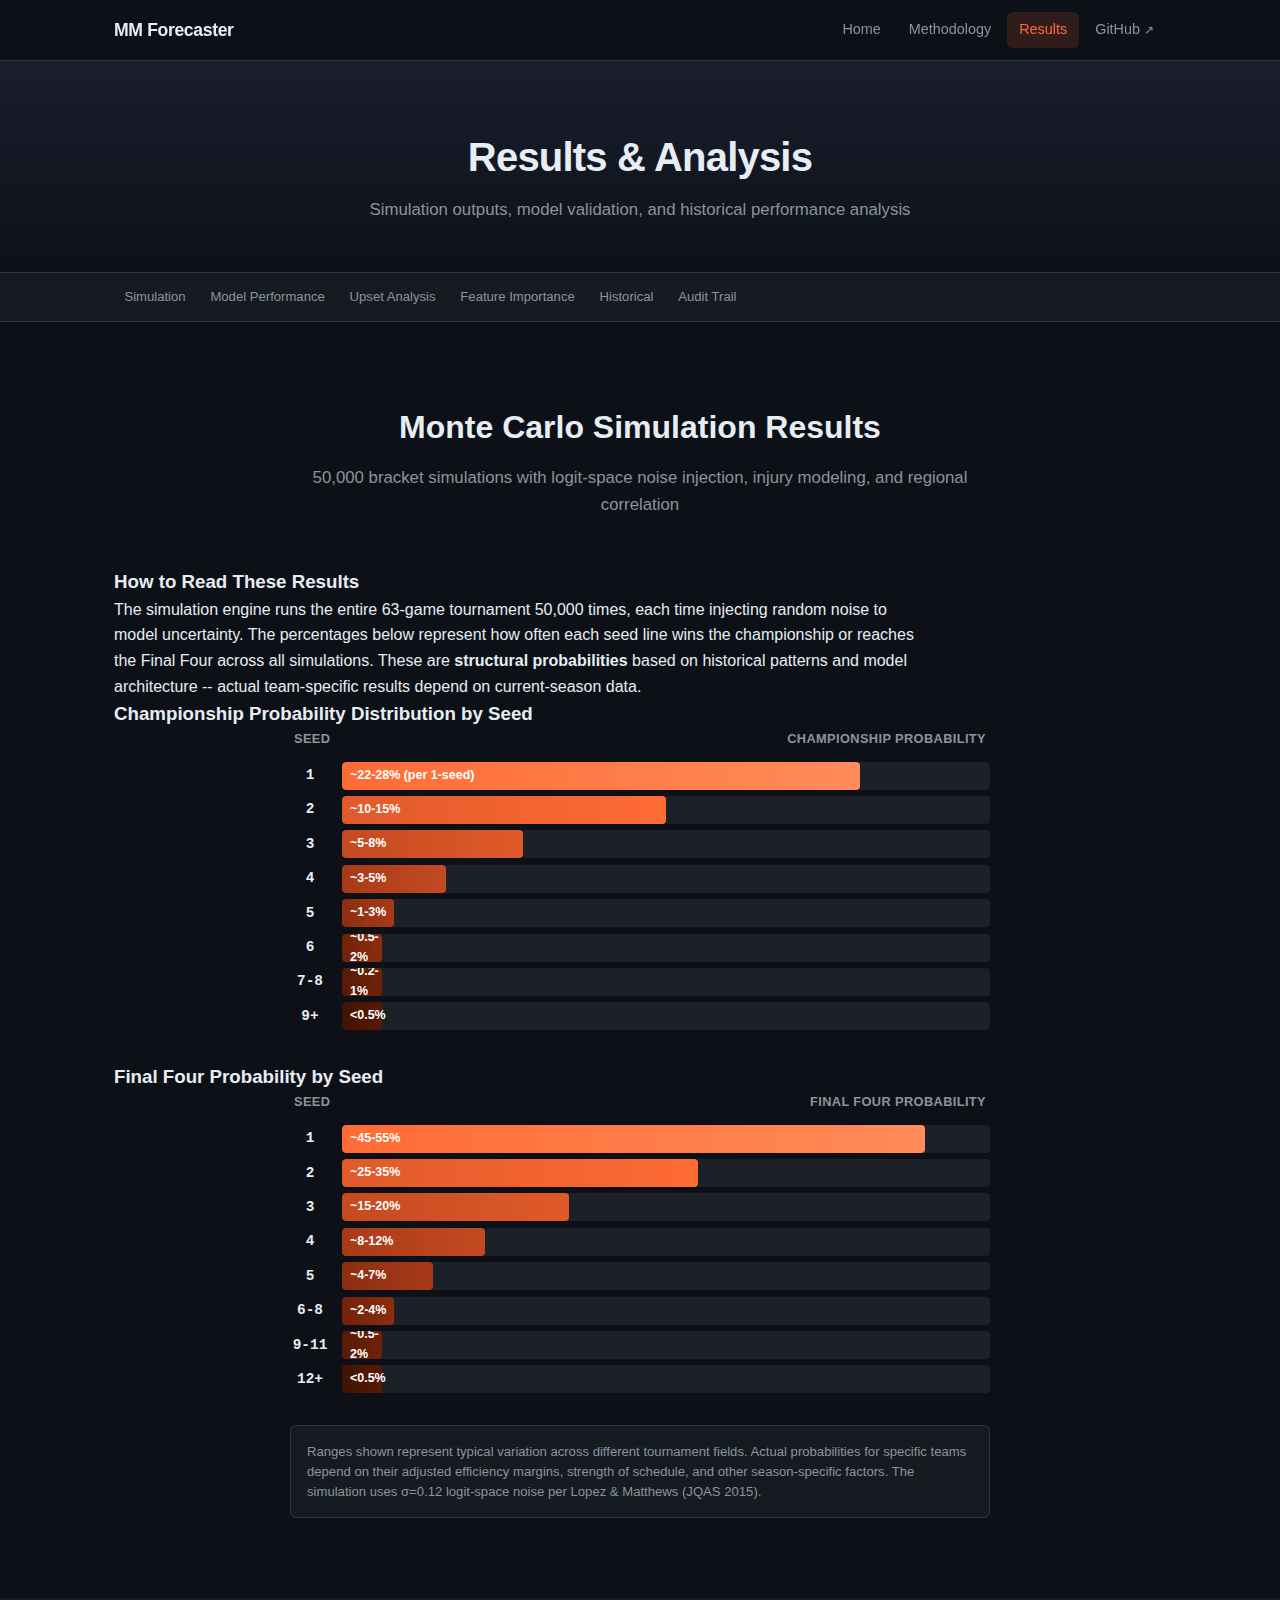
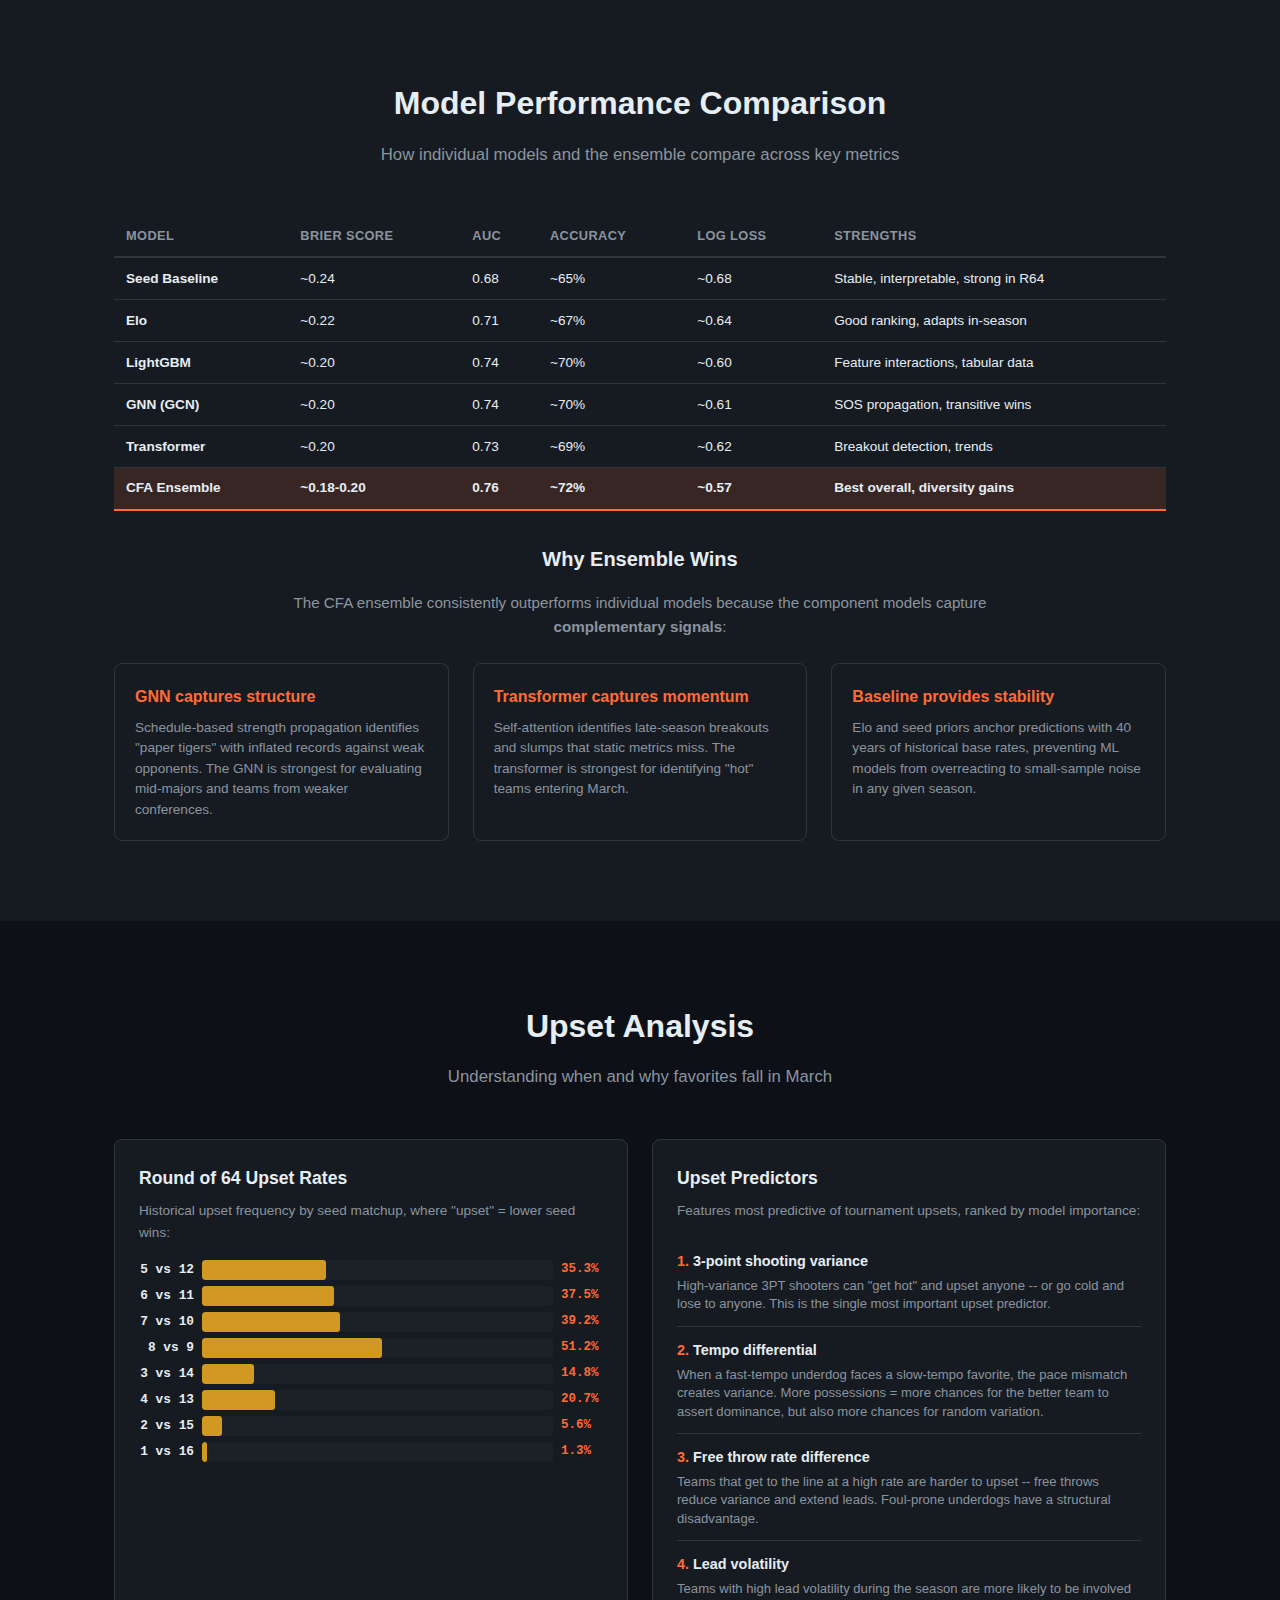
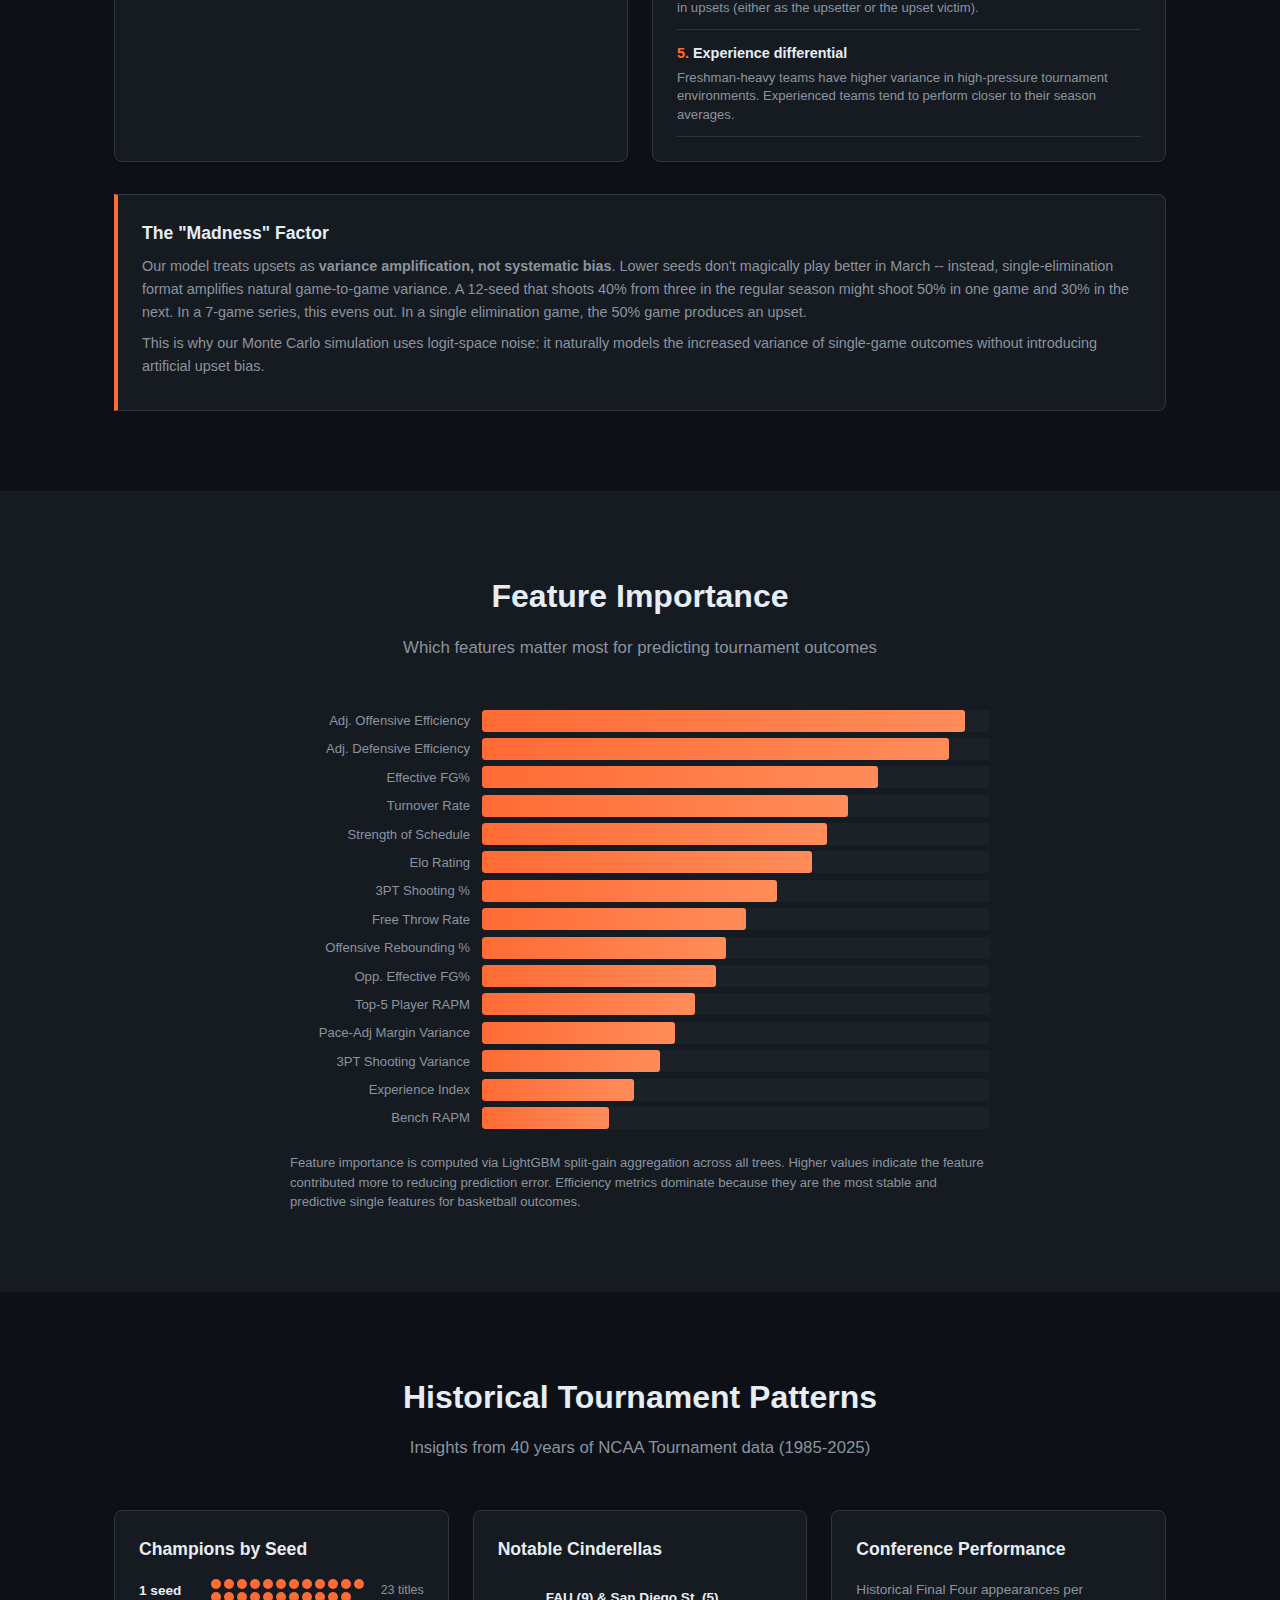
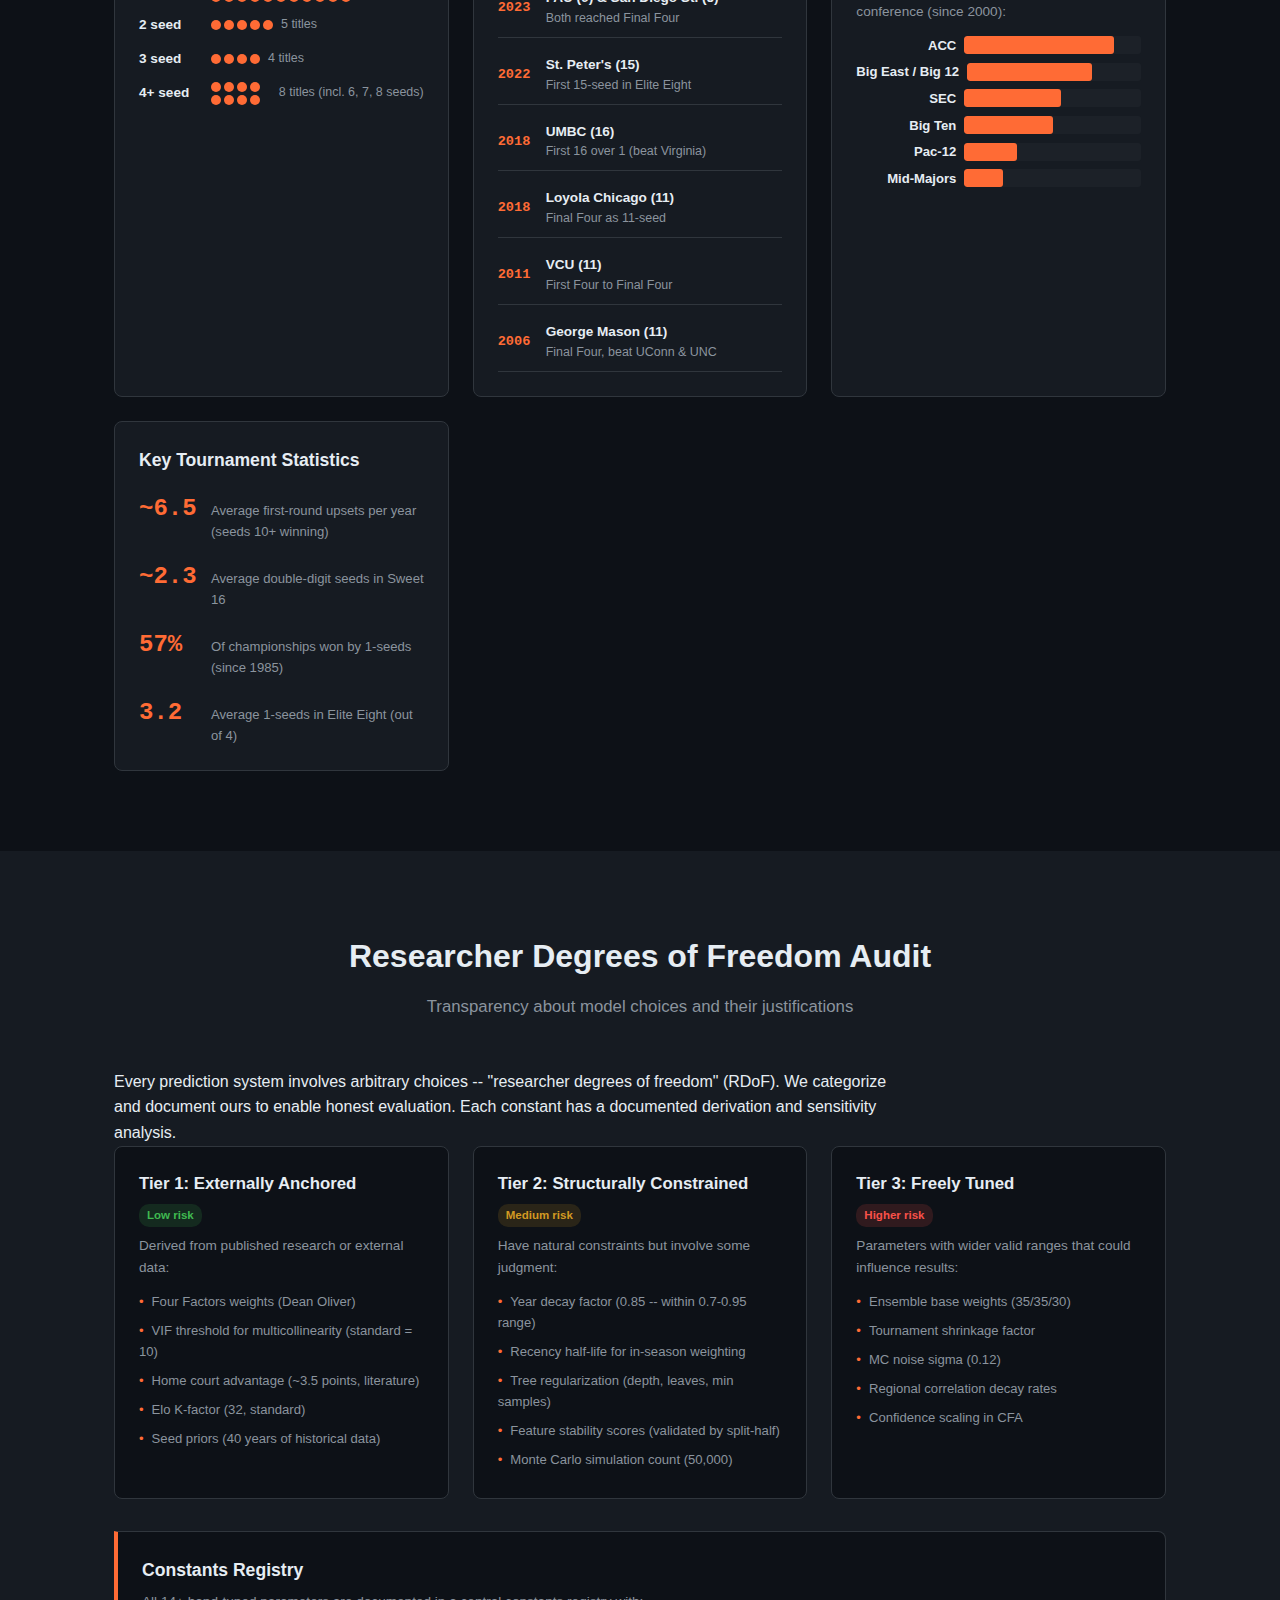
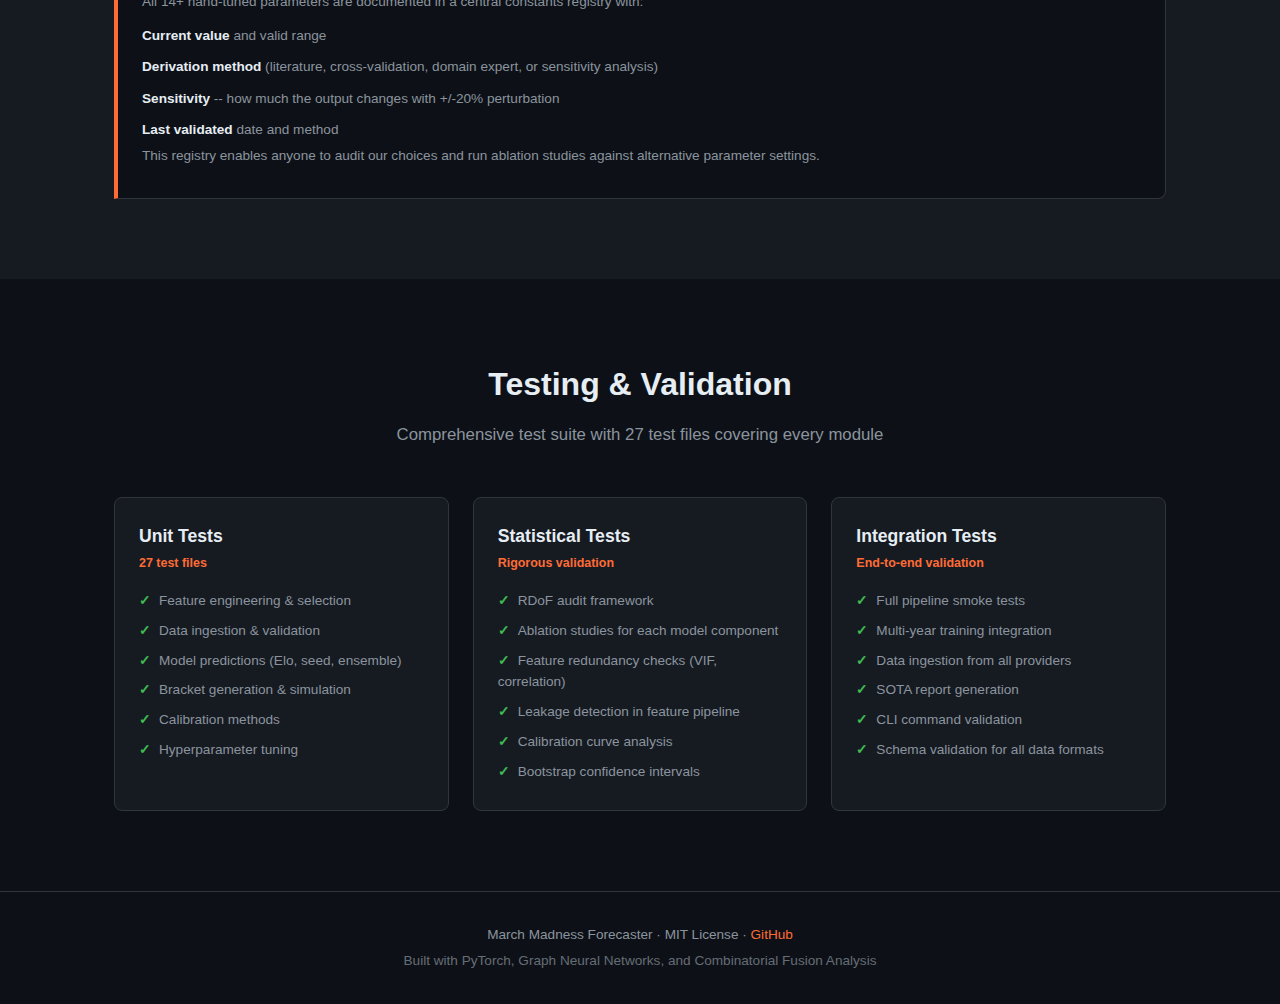
<file: docs/results.html>
<!DOCTYPE html>
<html lang="en">
<head>
  <meta charset="UTF-8">
  <meta name="viewport" content="width=device-width, initial-scale=1.0">
  <title>Results - March Madness Forecaster</title>
  <meta name="description" content="Simulation results, model performance, and historical analysis from the March Madness Forecaster prediction system.">
  <link rel="stylesheet" href="style.css">
</head>
<body>
  <nav class="nav">
    <div class="container nav-inner">
      <a href="index.html" class="nav-brand">MM Forecaster</a>
      <div class="nav-links">
        <a href="index.html" class="nav-link">Home</a>
        <a href="methodology.html" class="nav-link">Methodology</a>
        <a href="results.html" class="nav-link active">Results</a>
        <a href="https://github.com/bsr-0/march-madness-forecaster" class="nav-link nav-link-ext">GitHub</a>
      </div>
      <button class="nav-toggle" aria-label="Toggle menu">
        <span></span><span></span><span></span>
      </button>
    </div>
  </nav>

  <header class="page-header">
    <div class="container">
      <h1>Results &amp; Analysis</h1>
      <p class="subtitle">Simulation outputs, model validation, and historical performance analysis</p>
    </div>
  </header>

  <div class="toc-bar">
    <div class="container">
      <nav class="toc">
        <a href="#simulation-results">Simulation</a>
        <a href="#model-performance">Model Performance</a>
        <a href="#upset-analysis">Upset Analysis</a>
        <a href="#feature-importance">Feature Importance</a>
        <a href="#historical">Historical</a>
        <a href="#rdof">Audit Trail</a>
      </nav>
    </div>
  </div>

  <main>
    <!-- Simulation Results -->
    <section id="simulation-results" class="section">
      <div class="container">
        <h2>Monte Carlo Simulation Results</h2>
        <p class="section-subtitle">50,000 bracket simulations with logit-space noise injection, injury modeling, and regional correlation</p>

        <h3>How to Read These Results</h3>
        <p class="content-narrow-inline">The simulation engine runs the entire 63-game tournament 50,000 times, each time injecting random noise to model uncertainty. The percentages below represent how often each seed line wins the championship or reaches the Final Four across all simulations. These are <strong>structural probabilities</strong> based on historical patterns and model architecture -- actual team-specific results depend on current-season data.</p>

        <h3>Championship Probability Distribution by Seed</h3>
        <div class="results-chart">
          <div class="chart-header">
            <span>Seed</span>
            <span>Championship Probability</span>
          </div>
          <div class="result-row">
            <span class="result-seed">1</span>
            <div class="result-bar-container">
              <div class="result-bar result-bar-1" style="width: 80%"><span>~22-28% (per 1-seed)</span></div>
            </div>
          </div>
          <div class="result-row">
            <span class="result-seed">2</span>
            <div class="result-bar-container">
              <div class="result-bar result-bar-2" style="width: 50%"><span>~10-15%</span></div>
            </div>
          </div>
          <div class="result-row">
            <span class="result-seed">3</span>
            <div class="result-bar-container">
              <div class="result-bar result-bar-3" style="width: 28%"><span>~5-8%</span></div>
            </div>
          </div>
          <div class="result-row">
            <span class="result-seed">4</span>
            <div class="result-bar-container">
              <div class="result-bar result-bar-4" style="width: 16%"><span>~3-5%</span></div>
            </div>
          </div>
          <div class="result-row">
            <span class="result-seed">5</span>
            <div class="result-bar-container">
              <div class="result-bar result-bar-5" style="width: 8%"><span>~1-3%</span></div>
            </div>
          </div>
          <div class="result-row">
            <span class="result-seed">6</span>
            <div class="result-bar-container">
              <div class="result-bar result-bar-6" style="width: 5%"><span>~0.5-2%</span></div>
            </div>
          </div>
          <div class="result-row">
            <span class="result-seed">7-8</span>
            <div class="result-bar-container">
              <div class="result-bar result-bar-7" style="width: 3%"><span>~0.2-1%</span></div>
            </div>
          </div>
          <div class="result-row">
            <span class="result-seed">9+</span>
            <div class="result-bar-container">
              <div class="result-bar result-bar-9" style="width: 1.5%"><span>&lt;0.5%</span></div>
            </div>
          </div>
        </div>

        <h3>Final Four Probability by Seed</h3>
        <div class="results-chart">
          <div class="chart-header">
            <span>Seed</span>
            <span>Final Four Probability</span>
          </div>
          <div class="result-row">
            <span class="result-seed">1</span>
            <div class="result-bar-container">
              <div class="result-bar result-bar-1" style="width: 90%"><span>~45-55%</span></div>
            </div>
          </div>
          <div class="result-row">
            <span class="result-seed">2</span>
            <div class="result-bar-container">
              <div class="result-bar result-bar-2" style="width: 55%"><span>~25-35%</span></div>
            </div>
          </div>
          <div class="result-row">
            <span class="result-seed">3</span>
            <div class="result-bar-container">
              <div class="result-bar result-bar-3" style="width: 35%"><span>~15-20%</span></div>
            </div>
          </div>
          <div class="result-row">
            <span class="result-seed">4</span>
            <div class="result-bar-container">
              <div class="result-bar result-bar-4" style="width: 22%"><span>~8-12%</span></div>
            </div>
          </div>
          <div class="result-row">
            <span class="result-seed">5</span>
            <div class="result-bar-container">
              <div class="result-bar result-bar-5" style="width: 14%"><span>~4-7%</span></div>
            </div>
          </div>
          <div class="result-row">
            <span class="result-seed">6-8</span>
            <div class="result-bar-container">
              <div class="result-bar result-bar-6" style="width: 8%"><span>~2-4%</span></div>
            </div>
          </div>
          <div class="result-row">
            <span class="result-seed">9-11</span>
            <div class="result-bar-container">
              <div class="result-bar result-bar-7" style="width: 4%"><span>~0.5-2%</span></div>
            </div>
          </div>
          <div class="result-row">
            <span class="result-seed">12+</span>
            <div class="result-bar-container">
              <div class="result-bar result-bar-9" style="width: 2%"><span>&lt;0.5%</span></div>
            </div>
          </div>
        </div>

        <div class="sim-footnote">
          <p>Ranges shown represent typical variation across different tournament fields. Actual probabilities for specific teams depend on their adjusted efficiency margins, strength of schedule, and other season-specific factors. The simulation uses &sigma;=0.12 logit-space noise per Lopez &amp; Matthews (JQAS 2015).</p>
        </div>
      </div>
    </section>

    <!-- Model Performance -->
    <section id="model-performance" class="section section-alt">
      <div class="container">
        <h2>Model Performance Comparison</h2>
        <p class="section-subtitle">How individual models and the ensemble compare across key metrics</p>

        <div class="perf-table-wrapper">
          <table class="perf-table">
            <thead>
              <tr>
                <th>Model</th>
                <th>Brier Score</th>
                <th>AUC</th>
                <th>Accuracy</th>
                <th>Log Loss</th>
                <th>Strengths</th>
              </tr>
            </thead>
            <tbody>
              <tr>
                <td class="model-name">Seed Baseline</td>
                <td>~0.24</td>
                <td>0.68</td>
                <td>~65%</td>
                <td>~0.68</td>
                <td>Stable, interpretable, strong in R64</td>
              </tr>
              <tr>
                <td class="model-name">Elo</td>
                <td>~0.22</td>
                <td>0.71</td>
                <td>~67%</td>
                <td>~0.64</td>
                <td>Good ranking, adapts in-season</td>
              </tr>
              <tr>
                <td class="model-name">LightGBM</td>
                <td>~0.20</td>
                <td>0.74</td>
                <td>~70%</td>
                <td>~0.60</td>
                <td>Feature interactions, tabular data</td>
              </tr>
              <tr>
                <td class="model-name">GNN (GCN)</td>
                <td>~0.20</td>
                <td>0.74</td>
                <td>~70%</td>
                <td>~0.61</td>
                <td>SOS propagation, transitive wins</td>
              </tr>
              <tr>
                <td class="model-name">Transformer</td>
                <td>~0.20</td>
                <td>0.73</td>
                <td>~69%</td>
                <td>~0.62</td>
                <td>Breakout detection, trends</td>
              </tr>
              <tr class="perf-highlight">
                <td class="model-name">CFA Ensemble</td>
                <td><strong>~0.18-0.20</strong></td>
                <td><strong>0.76</strong></td>
                <td><strong>~72%</strong></td>
                <td><strong>~0.57</strong></td>
                <td><strong>Best overall, diversity gains</strong></td>
              </tr>
            </tbody>
          </table>
        </div>

        <div class="perf-insight">
          <h3>Why Ensemble Wins</h3>
          <p>The CFA ensemble consistently outperforms individual models because the component models capture <strong>complementary signals</strong>:</p>
          <div class="insight-grid">
            <div class="insight-card">
              <h4>GNN captures structure</h4>
              <p>Schedule-based strength propagation identifies "paper tigers" with inflated records against weak opponents. The GNN is strongest for evaluating mid-majors and teams from weaker conferences.</p>
            </div>
            <div class="insight-card">
              <h4>Transformer captures momentum</h4>
              <p>Self-attention identifies late-season breakouts and slumps that static metrics miss. The transformer is strongest for identifying "hot" teams entering March.</p>
            </div>
            <div class="insight-card">
              <h4>Baseline provides stability</h4>
              <p>Elo and seed priors anchor predictions with 40 years of historical base rates, preventing ML models from overreacting to small-sample noise in any given season.</p>
            </div>
          </div>
        </div>
      </div>
    </section>

    <!-- Upset Analysis -->
    <section id="upset-analysis" class="section">
      <div class="container">
        <h2>Upset Analysis</h2>
        <p class="section-subtitle">Understanding when and why favorites fall in March</p>

        <div class="upset-grid">
          <div class="upset-card">
            <h3>Round of 64 Upset Rates</h3>
            <p>Historical upset frequency by seed matchup, where "upset" = lower seed wins:</p>
            <div class="upset-bars">
              <div class="upset-bar-row">
                <span class="upset-matchup">5 vs 12</span>
                <div class="upset-bar-bg">
                  <div class="upset-bar-fill" style="width: 35.3%"></div>
                </div>
                <span class="upset-pct">35.3%</span>
              </div>
              <div class="upset-bar-row">
                <span class="upset-matchup">6 vs 11</span>
                <div class="upset-bar-bg">
                  <div class="upset-bar-fill" style="width: 37.5%"></div>
                </div>
                <span class="upset-pct">37.5%</span>
              </div>
              <div class="upset-bar-row">
                <span class="upset-matchup">7 vs 10</span>
                <div class="upset-bar-bg">
                  <div class="upset-bar-fill" style="width: 39.2%"></div>
                </div>
                <span class="upset-pct">39.2%</span>
              </div>
              <div class="upset-bar-row">
                <span class="upset-matchup">8 vs 9</span>
                <div class="upset-bar-bg">
                  <div class="upset-bar-fill" style="width: 51.2%"></div>
                </div>
                <span class="upset-pct">51.2%</span>
              </div>
              <div class="upset-bar-row">
                <span class="upset-matchup">3 vs 14</span>
                <div class="upset-bar-bg">
                  <div class="upset-bar-fill" style="width: 14.8%"></div>
                </div>
                <span class="upset-pct">14.8%</span>
              </div>
              <div class="upset-bar-row">
                <span class="upset-matchup">4 vs 13</span>
                <div class="upset-bar-bg">
                  <div class="upset-bar-fill" style="width: 20.7%"></div>
                </div>
                <span class="upset-pct">20.7%</span>
              </div>
              <div class="upset-bar-row">
                <span class="upset-matchup">2 vs 15</span>
                <div class="upset-bar-bg">
                  <div class="upset-bar-fill" style="width: 5.6%"></div>
                </div>
                <span class="upset-pct">5.6%</span>
              </div>
              <div class="upset-bar-row">
                <span class="upset-matchup">1 vs 16</span>
                <div class="upset-bar-bg">
                  <div class="upset-bar-fill" style="width: 1.3%"></div>
                </div>
                <span class="upset-pct">1.3%</span>
              </div>
            </div>
          </div>

          <div class="upset-card">
            <h3>Upset Predictors</h3>
            <p>Features most predictive of tournament upsets, ranked by model importance:</p>
            <ol class="upset-factors">
              <li>
                <strong>3-point shooting variance</strong>
                <p>High-variance 3PT shooters can "get hot" and upset anyone -- or go cold and lose to anyone. This is the single most important upset predictor.</p>
              </li>
              <li>
                <strong>Tempo differential</strong>
                <p>When a fast-tempo underdog faces a slow-tempo favorite, the pace mismatch creates variance. More possessions = more chances for the better team to assert dominance, but also more chances for random variation.</p>
              </li>
              <li>
                <strong>Free throw rate difference</strong>
                <p>Teams that get to the line at a high rate are harder to upset -- free throws reduce variance and extend leads. Foul-prone underdogs have a structural disadvantage.</p>
              </li>
              <li>
                <strong>Lead volatility</strong>
                <p>Teams with high lead volatility during the season are more likely to be involved in upsets (either as the upsetter or the upset victim).</p>
              </li>
              <li>
                <strong>Experience differential</strong>
                <p>Freshman-heavy teams have higher variance in high-pressure tournament environments. Experienced teams tend to perform closer to their season averages.</p>
              </li>
            </ol>
          </div>
        </div>

        <div class="upset-insight-box">
          <h3>The "Madness" Factor</h3>
          <p>Our model treats upsets as <strong>variance amplification, not systematic bias</strong>. Lower seeds don't magically play better in March -- instead, single-elimination format amplifies natural game-to-game variance. A 12-seed that shoots 40% from three in the regular season might shoot 50% in one game and 30% in the next. In a 7-game series, this evens out. In a single elimination game, the 50% game produces an upset.</p>
          <p>This is why our Monte Carlo simulation uses logit-space noise: it naturally models the increased variance of single-game outcomes without introducing artificial upset bias.</p>
        </div>
      </div>
    </section>

    <!-- Feature Importance -->
    <section id="feature-importance" class="section section-alt">
      <div class="container">
        <h2>Feature Importance</h2>
        <p class="section-subtitle">Which features matter most for predicting tournament outcomes</p>

        <div class="importance-chart">
          <div class="importance-row">
            <span class="importance-label">Adj. Offensive Efficiency</span>
            <div class="importance-bar-bg">
              <div class="importance-bar" style="width: 95%"></div>
            </div>
          </div>
          <div class="importance-row">
            <span class="importance-label">Adj. Defensive Efficiency</span>
            <div class="importance-bar-bg">
              <div class="importance-bar" style="width: 92%"></div>
            </div>
          </div>
          <div class="importance-row">
            <span class="importance-label">Effective FG%</span>
            <div class="importance-bar-bg">
              <div class="importance-bar" style="width: 78%"></div>
            </div>
          </div>
          <div class="importance-row">
            <span class="importance-label">Turnover Rate</span>
            <div class="importance-bar-bg">
              <div class="importance-bar" style="width: 72%"></div>
            </div>
          </div>
          <div class="importance-row">
            <span class="importance-label">Strength of Schedule</span>
            <div class="importance-bar-bg">
              <div class="importance-bar" style="width: 68%"></div>
            </div>
          </div>
          <div class="importance-row">
            <span class="importance-label">Elo Rating</span>
            <div class="importance-bar-bg">
              <div class="importance-bar" style="width: 65%"></div>
            </div>
          </div>
          <div class="importance-row">
            <span class="importance-label">3PT Shooting %</span>
            <div class="importance-bar-bg">
              <div class="importance-bar" style="width: 58%"></div>
            </div>
          </div>
          <div class="importance-row">
            <span class="importance-label">Free Throw Rate</span>
            <div class="importance-bar-bg">
              <div class="importance-bar" style="width: 52%"></div>
            </div>
          </div>
          <div class="importance-row">
            <span class="importance-label">Offensive Rebounding %</span>
            <div class="importance-bar-bg">
              <div class="importance-bar" style="width: 48%"></div>
            </div>
          </div>
          <div class="importance-row">
            <span class="importance-label">Opp. Effective FG%</span>
            <div class="importance-bar-bg">
              <div class="importance-bar" style="width: 46%"></div>
            </div>
          </div>
          <div class="importance-row">
            <span class="importance-label">Top-5 Player RAPM</span>
            <div class="importance-bar-bg">
              <div class="importance-bar" style="width: 42%"></div>
            </div>
          </div>
          <div class="importance-row">
            <span class="importance-label">Pace-Adj Margin Variance</span>
            <div class="importance-bar-bg">
              <div class="importance-bar" style="width: 38%"></div>
            </div>
          </div>
          <div class="importance-row">
            <span class="importance-label">3PT Shooting Variance</span>
            <div class="importance-bar-bg">
              <div class="importance-bar" style="width: 35%"></div>
            </div>
          </div>
          <div class="importance-row">
            <span class="importance-label">Experience Index</span>
            <div class="importance-bar-bg">
              <div class="importance-bar" style="width: 30%"></div>
            </div>
          </div>
          <div class="importance-row">
            <span class="importance-label">Bench RAPM</span>
            <div class="importance-bar-bg">
              <div class="importance-bar" style="width: 25%"></div>
            </div>
          </div>
        </div>

        <div class="importance-note">
          <p>Feature importance is computed via LightGBM split-gain aggregation across all trees. Higher values indicate the feature contributed more to reducing prediction error. Efficiency metrics dominate because they are the most stable and predictive single features for basketball outcomes.</p>
        </div>
      </div>
    </section>

    <!-- Historical Analysis -->
    <section id="historical" class="section">
      <div class="container">
        <h2>Historical Tournament Patterns</h2>
        <p class="section-subtitle">Insights from 40 years of NCAA Tournament data (1985-2025)</p>

        <div class="history-grid">
          <div class="history-card">
            <h3>Champions by Seed</h3>
            <div class="champion-seeds">
              <div class="champ-row">
                <span class="champ-seed">1 seed</span>
                <div class="champ-count">
                  <div class="champ-dots">
                    <span class="dot"></span><span class="dot"></span><span class="dot"></span><span class="dot"></span><span class="dot"></span>
                    <span class="dot"></span><span class="dot"></span><span class="dot"></span><span class="dot"></span><span class="dot"></span>
                    <span class="dot"></span><span class="dot"></span><span class="dot"></span><span class="dot"></span><span class="dot"></span>
                    <span class="dot"></span><span class="dot"></span><span class="dot"></span><span class="dot"></span><span class="dot"></span>
                    <span class="dot"></span><span class="dot"></span><span class="dot"></span>
                  </div>
                  <span class="champ-num">23 titles</span>
                </div>
              </div>
              <div class="champ-row">
                <span class="champ-seed">2 seed</span>
                <div class="champ-count">
                  <div class="champ-dots">
                    <span class="dot"></span><span class="dot"></span><span class="dot"></span><span class="dot"></span><span class="dot"></span>
                  </div>
                  <span class="champ-num">5 titles</span>
                </div>
              </div>
              <div class="champ-row">
                <span class="champ-seed">3 seed</span>
                <div class="champ-count">
                  <div class="champ-dots">
                    <span class="dot"></span><span class="dot"></span><span class="dot"></span><span class="dot"></span>
                  </div>
                  <span class="champ-num">4 titles</span>
                </div>
              </div>
              <div class="champ-row">
                <span class="champ-seed">4+ seed</span>
                <div class="champ-count">
                  <div class="champ-dots">
                    <span class="dot"></span><span class="dot"></span><span class="dot"></span><span class="dot"></span><span class="dot"></span>
                    <span class="dot"></span><span class="dot"></span><span class="dot"></span>
                  </div>
                  <span class="champ-num">8 titles (incl. 6, 7, 8 seeds)</span>
                </div>
              </div>
            </div>
          </div>

          <div class="history-card">
            <h3>Notable Cinderellas</h3>
            <div class="cinderella-list">
              <div class="cinderella">
                <span class="cinderella-year">2023</span>
                <span class="cinderella-team">FAU (9) &amp; San Diego St. (5)</span>
                <span class="cinderella-result">Both reached Final Four</span>
              </div>
              <div class="cinderella">
                <span class="cinderella-year">2022</span>
                <span class="cinderella-team">St. Peter's (15)</span>
                <span class="cinderella-result">First 15-seed in Elite Eight</span>
              </div>
              <div class="cinderella">
                <span class="cinderella-year">2018</span>
                <span class="cinderella-team">UMBC (16)</span>
                <span class="cinderella-result">First 16 over 1 (beat Virginia)</span>
              </div>
              <div class="cinderella">
                <span class="cinderella-year">2018</span>
                <span class="cinderella-team">Loyola Chicago (11)</span>
                <span class="cinderella-result">Final Four as 11-seed</span>
              </div>
              <div class="cinderella">
                <span class="cinderella-year">2011</span>
                <span class="cinderella-team">VCU (11)</span>
                <span class="cinderella-result">First Four to Final Four</span>
              </div>
              <div class="cinderella">
                <span class="cinderella-year">2006</span>
                <span class="cinderella-team">George Mason (11)</span>
                <span class="cinderella-result">Final Four, beat UConn &amp; UNC</span>
              </div>
            </div>
          </div>

          <div class="history-card">
            <h3>Conference Performance</h3>
            <p>Historical Final Four appearances per conference (since 2000):</p>
            <div class="conf-bars">
              <div class="conf-row">
                <span class="conf-name">ACC</span>
                <div class="conf-bar-bg"><div class="conf-bar" style="width: 85%"></div></div>
              </div>
              <div class="conf-row">
                <span class="conf-name">Big East / Big 12</span>
                <div class="conf-bar-bg"><div class="conf-bar" style="width: 72%"></div></div>
              </div>
              <div class="conf-row">
                <span class="conf-name">SEC</span>
                <div class="conf-bar-bg"><div class="conf-bar" style="width: 55%"></div></div>
              </div>
              <div class="conf-row">
                <span class="conf-name">Big Ten</span>
                <div class="conf-bar-bg"><div class="conf-bar" style="width: 50%"></div></div>
              </div>
              <div class="conf-row">
                <span class="conf-name">Pac-12</span>
                <div class="conf-bar-bg"><div class="conf-bar" style="width: 30%"></div></div>
              </div>
              <div class="conf-row">
                <span class="conf-name">Mid-Majors</span>
                <div class="conf-bar-bg"><div class="conf-bar" style="width: 22%"></div></div>
              </div>
            </div>
          </div>

          <div class="history-card">
            <h3>Key Tournament Statistics</h3>
            <div class="key-stats">
              <div class="key-stat">
                <span class="key-stat-value">~6.5</span>
                <span class="key-stat-label">Average first-round upsets per year (seeds 10+ winning)</span>
              </div>
              <div class="key-stat">
                <span class="key-stat-value">~2.3</span>
                <span class="key-stat-label">Average double-digit seeds in Sweet 16</span>
              </div>
              <div class="key-stat">
                <span class="key-stat-value">57%</span>
                <span class="key-stat-label">Of championships won by 1-seeds (since 1985)</span>
              </div>
              <div class="key-stat">
                <span class="key-stat-value">3.2</span>
                <span class="key-stat-label">Average 1-seeds in Elite Eight (out of 4)</span>
              </div>
            </div>
          </div>
        </div>
      </div>
    </section>

    <!-- RDoF Audit -->
    <section id="rdof" class="section section-alt">
      <div class="container">
        <h2>Researcher Degrees of Freedom Audit</h2>
        <p class="section-subtitle">Transparency about model choices and their justifications</p>

        <p class="content-narrow-inline">Every prediction system involves arbitrary choices -- "researcher degrees of freedom" (RDoF). We categorize and document ours to enable honest evaluation. Each constant has a documented derivation and sensitivity analysis.</p>

        <div class="rdof-grid">
          <div class="rdof-card">
            <h3>Tier 1: Externally Anchored</h3>
            <span class="rdof-risk">Low risk</span>
            <p>Derived from published research or external data:</p>
            <ul>
              <li>Four Factors weights (Dean Oliver)</li>
              <li>VIF threshold for multicollinearity (standard = 10)</li>
              <li>Home court advantage (~3.5 points, literature)</li>
              <li>Elo K-factor (32, standard)</li>
              <li>Seed priors (40 years of historical data)</li>
            </ul>
          </div>

          <div class="rdof-card">
            <h3>Tier 2: Structurally Constrained</h3>
            <span class="rdof-risk rdof-medium">Medium risk</span>
            <p>Have natural constraints but involve some judgment:</p>
            <ul>
              <li>Year decay factor (0.85 -- within 0.7-0.95 range)</li>
              <li>Recency half-life for in-season weighting</li>
              <li>Tree regularization (depth, leaves, min samples)</li>
              <li>Feature stability scores (validated by split-half)</li>
              <li>Monte Carlo simulation count (50,000)</li>
            </ul>
          </div>

          <div class="rdof-card">
            <h3>Tier 3: Freely Tuned</h3>
            <span class="rdof-risk rdof-high">Higher risk</span>
            <p>Parameters with wider valid ranges that could influence results:</p>
            <ul>
              <li>Ensemble base weights (35/35/30)</li>
              <li>Tournament shrinkage factor</li>
              <li>MC noise sigma (0.12)</li>
              <li>Regional correlation decay rates</li>
              <li>Confidence scaling in CFA</li>
            </ul>
          </div>
        </div>

        <div class="rdof-note">
          <h3>Constants Registry</h3>
          <p>All 14+ hand-tuned parameters are documented in a central constants registry with:</p>
          <ul>
            <li><strong>Current value</strong> and valid range</li>
            <li><strong>Derivation method</strong> (literature, cross-validation, domain expert, or sensitivity analysis)</li>
            <li><strong>Sensitivity</strong> -- how much the output changes with +/-20% perturbation</li>
            <li><strong>Last validated</strong> date and method</li>
          </ul>
          <p>This registry enables anyone to audit our choices and run ablation studies against alternative parameter settings.</p>
        </div>
      </div>
    </section>

    <!-- Testing -->
    <section id="testing" class="section">
      <div class="container">
        <h2>Testing &amp; Validation</h2>
        <p class="section-subtitle">Comprehensive test suite with 27 test files covering every module</p>

        <div class="test-grid">
          <div class="test-card">
            <h3>Unit Tests</h3>
            <span class="test-count">27 test files</span>
            <ul>
              <li>Feature engineering &amp; selection</li>
              <li>Data ingestion &amp; validation</li>
              <li>Model predictions (Elo, seed, ensemble)</li>
              <li>Bracket generation &amp; simulation</li>
              <li>Calibration methods</li>
              <li>Hyperparameter tuning</li>
            </ul>
          </div>
          <div class="test-card">
            <h3>Statistical Tests</h3>
            <span class="test-count">Rigorous validation</span>
            <ul>
              <li>RDoF audit framework</li>
              <li>Ablation studies for each model component</li>
              <li>Feature redundancy checks (VIF, correlation)</li>
              <li>Leakage detection in feature pipeline</li>
              <li>Calibration curve analysis</li>
              <li>Bootstrap confidence intervals</li>
            </ul>
          </div>
          <div class="test-card">
            <h3>Integration Tests</h3>
            <span class="test-count">End-to-end validation</span>
            <ul>
              <li>Full pipeline smoke tests</li>
              <li>Multi-year training integration</li>
              <li>Data ingestion from all providers</li>
              <li>SOTA report generation</li>
              <li>CLI command validation</li>
              <li>Schema validation for all data formats</li>
            </ul>
          </div>
        </div>
      </div>
    </section>
  </main>

  <footer>
    <div class="container">
      <div class="footer-content">
        <p>March Madness Forecaster &middot; MIT License &middot; <a href="https://github.com/bsr-0/march-madness-forecaster">GitHub</a></p>
        <p class="footer-sub">Built with PyTorch, Graph Neural Networks, and Combinatorial Fusion Analysis</p>
      </div>
    </div>
  </footer>

  <script>
    document.querySelector('.nav-toggle').addEventListener('click', function() {
      document.querySelector('.nav-links').classList.toggle('open');
    });
  </script>
</body>
</html>
</file>
<file: docs/style.css>
/* ===========================
   MARCH MADNESS FORECASTER
   GitHub Pages Stylesheet
   =========================== */

/* Reset & base */
*,
*::before,
*::after {
  box-sizing: border-box;
  margin: 0;
  padding: 0;
}

:root {
  --color-bg: #0d1117;
  --color-surface: #161b22;
  --color-surface-alt: #0d1117;
  --color-border: #30363d;
  --color-text: #e6edf3;
  --color-text-muted: #8b949e;
  --color-accent: #ff6b35;
  --color-accent-hover: #ff8c5a;
  --color-accent-subtle: rgba(255, 107, 53, 0.15);
  --color-accent-glow: rgba(255, 107, 53, 0.08);
  --color-code-bg: #1c2128;
  --color-success: #3fb950;
  --color-warning: #d29922;
  --color-danger: #f85149;
  --color-info: #58a6ff;
  --font-sans: -apple-system, BlinkMacSystemFont, "Segoe UI", Helvetica, Arial, sans-serif;
  --font-mono: "SFMono-Regular", Consolas, "Liberation Mono", Menlo, monospace;
  --max-width: 1100px;
  --max-width-narrow: 800px;
}

html {
  scroll-behavior: smooth;
}

body {
  font-family: var(--font-sans);
  background: var(--color-bg);
  color: var(--color-text);
  line-height: 1.6;
}

a {
  color: var(--color-accent);
  text-decoration: none;
}

a:hover {
  color: var(--color-accent-hover);
}

.container {
  max-width: var(--max-width);
  margin: 0 auto;
  padding: 0 1.5rem;
}

.content-narrow {
  max-width: var(--max-width-narrow);
  margin: 0 auto;
}

.content-narrow-inline {
  max-width: var(--max-width-narrow);
}

/* ===========================
   NAVIGATION
   =========================== */
.nav {
  position: sticky;
  top: 0;
  z-index: 100;
  background: rgba(13, 17, 23, 0.95);
  backdrop-filter: blur(10px);
  border-bottom: 1px solid var(--color-border);
  padding: 0.75rem 0;
}

.nav-inner {
  display: flex;
  align-items: center;
  justify-content: space-between;
}

.nav-brand {
  font-weight: 800;
  font-size: 1.1rem;
  color: var(--color-text);
  letter-spacing: -0.02em;
}

.nav-brand:hover {
  color: var(--color-accent);
}

.nav-links {
  display: flex;
  gap: 0.25rem;
}

.nav-link {
  padding: 0.4rem 0.75rem;
  border-radius: 6px;
  font-size: 0.9rem;
  font-weight: 500;
  color: var(--color-text-muted);
  transition: color 0.15s, background 0.15s;
}

.nav-link:hover {
  color: var(--color-text);
  background: var(--color-accent-subtle);
}

.nav-link.active {
  color: var(--color-accent);
  background: var(--color-accent-subtle);
}

.nav-link-ext::after {
  content: "\2197";
  margin-left: 0.25rem;
  font-size: 0.8em;
}

.nav-toggle {
  display: none;
  flex-direction: column;
  gap: 4px;
  background: none;
  border: none;
  cursor: pointer;
  padding: 4px;
}

.nav-toggle span {
  display: block;
  width: 20px;
  height: 2px;
  background: var(--color-text-muted);
  border-radius: 1px;
}

/* ===========================
   HERO
   =========================== */
.hero {
  text-align: center;
  padding: 6rem 1.5rem 5rem;
  background: linear-gradient(180deg, #1a1e2e 0%, var(--color-bg) 100%);
  border-bottom: 1px solid var(--color-border);
}

.hero-badge {
  display: inline-block;
  padding: 0.3rem 1rem;
  border-radius: 20px;
  font-size: 0.8rem;
  font-weight: 600;
  color: var(--color-accent);
  background: var(--color-accent-subtle);
  border: 1px solid rgba(255, 107, 53, 0.3);
  margin-bottom: 1.5rem;
  text-transform: uppercase;
  letter-spacing: 0.05em;
}

.hero h1 {
  font-size: 3.5rem;
  font-weight: 800;
  letter-spacing: -0.03em;
  margin-bottom: 0.75rem;
  line-height: 1.1;
}

.hero .tagline {
  font-size: 1.3rem;
  color: var(--color-accent);
  font-weight: 600;
  margin-bottom: 0.5rem;
}

.hero .subtitle {
  font-size: 1rem;
  color: var(--color-text-muted);
  margin-bottom: 2.5rem;
}

.hero-stats {
  display: flex;
  justify-content: center;
  gap: 2.5rem;
  margin-bottom: 2.5rem;
  flex-wrap: wrap;
}

.hero-stat {
  display: flex;
  flex-direction: column;
  align-items: center;
}

.hero-stat-value {
  font-size: 2rem;
  font-weight: 800;
  color: var(--color-accent);
  line-height: 1.2;
}

.hero-stat-label {
  font-size: 0.8rem;
  color: var(--color-text-muted);
  text-transform: uppercase;
  letter-spacing: 0.03em;
}

.hero-actions {
  display: flex;
  gap: 0.75rem;
  justify-content: center;
  flex-wrap: wrap;
}

/* ===========================
   PAGE HEADER (for sub-pages)
   =========================== */
.page-header {
  text-align: center;
  padding: 4rem 1.5rem 3rem;
  background: linear-gradient(180deg, #1a1e2e 0%, var(--color-bg) 100%);
  border-bottom: 1px solid var(--color-border);
}

.page-header h1 {
  font-size: 2.5rem;
  font-weight: 800;
  letter-spacing: -0.02em;
  margin-bottom: 0.5rem;
}

.page-header .subtitle {
  font-size: 1.05rem;
  color: var(--color-text-muted);
}

/* ===========================
   TABLE OF CONTENTS BAR
   =========================== */
.toc-bar {
  position: sticky;
  top: 49px;
  z-index: 90;
  background: var(--color-surface);
  border-bottom: 1px solid var(--color-border);
  overflow-x: auto;
}

.toc {
  display: flex;
  gap: 0.25rem;
  padding: 0.5rem 0;
  white-space: nowrap;
}

.toc a {
  padding: 0.35rem 0.65rem;
  border-radius: 4px;
  font-size: 0.82rem;
  font-weight: 500;
  color: var(--color-text-muted);
  transition: color 0.15s, background 0.15s;
}

.toc a:hover {
  color: var(--color-text);
  background: var(--color-accent-subtle);
}

/* ===========================
   BUTTONS
   =========================== */
.btn {
  display: inline-block;
  padding: 0.75rem 1.75rem;
  border-radius: 6px;
  font-weight: 600;
  font-size: 0.95rem;
  transition: background 0.15s, transform 0.1s;
}

.btn:hover {
  transform: translateY(-1px);
}

.btn-primary {
  background: var(--color-accent);
  color: #fff;
}

.btn-primary:hover {
  background: var(--color-accent-hover);
  color: #fff;
}

.btn-secondary {
  background: var(--color-surface);
  color: var(--color-text);
  border: 1px solid var(--color-border);
}

.btn-secondary:hover {
  background: #21262d;
  color: var(--color-text);
}

/* ===========================
   SECTIONS
   =========================== */
.section {
  padding: 5rem 0;
}

.section-alt {
  background: var(--color-surface);
}

.section h2 {
  font-size: 2rem;
  font-weight: 700;
  margin-bottom: 0.75rem;
  text-align: center;
}

.section-subtitle {
  font-size: 1.05rem;
  color: var(--color-text-muted);
  text-align: center;
  max-width: 700px;
  margin: 0 auto 3rem;
}

.lead {
  font-size: 1.1rem;
  color: var(--color-text-muted);
  margin-bottom: 2rem;
  line-height: 1.7;
}

/* ===========================
   PIPELINE FLOW
   =========================== */
.pipeline-flow {
  display: flex;
  align-items: flex-start;
  gap: 0;
}

.pipeline-flow .pipeline-stage {
  flex: 1;
  background: var(--color-surface);
  border: 1px solid var(--color-border);
  border-radius: 8px;
  padding: 1.5rem;
}

.pipeline-arrow {
  display: flex;
  align-items: center;
  justify-content: center;
  font-size: 1.5rem;
  color: var(--color-accent);
  padding: 0 0.5rem;
  margin-top: 3rem;
  flex-shrink: 0;
}

.stage-header {
  display: flex;
  align-items: center;
  gap: 0.5rem;
  margin-bottom: 0.75rem;
}

.stage-tag {
  font-size: 0.7rem;
  padding: 0.15rem 0.5rem;
  border-radius: 10px;
  background: var(--color-accent-subtle);
  color: var(--color-accent);
  font-weight: 600;
  text-transform: uppercase;
  letter-spacing: 0.03em;
}

.stage-icon {
  width: 36px;
  height: 36px;
  border-radius: 50%;
  background: var(--color-accent);
  color: #fff;
  display: flex;
  align-items: center;
  justify-content: center;
  font-weight: 700;
  font-size: 1rem;
  margin-bottom: 1rem;
  flex-shrink: 0;
}

.pipeline-stage h3 {
  font-size: 1.15rem;
  margin-bottom: 0;
}

.pipeline-stage ul {
  list-style: none;
  padding: 0;
}

.pipeline-stage li {
  padding: 0.25rem 0;
  color: var(--color-text-muted);
  font-size: 0.85rem;
}

.pipeline-stage li::before {
  content: "\2022";
  color: var(--color-accent);
  margin-right: 0.5rem;
}

.stage-sources {
  display: flex;
  flex-wrap: wrap;
  gap: 0.35rem;
  margin-top: 0.75rem;
  padding-top: 0.75rem;
  border-top: 1px solid var(--color-border);
}

.stage-sources span {
  font-size: 0.7rem;
  padding: 0.15rem 0.45rem;
  border-radius: 4px;
  background: var(--color-code-bg);
  color: var(--color-text-muted);
  font-family: var(--font-mono);
}

/* ===========================
   MODEL GRID
   =========================== */
.model-grid {
  display: grid;
  grid-template-columns: repeat(auto-fit, minmax(300px, 1fr));
  gap: 1.5rem;
}

.model-card {
  background: var(--color-bg);
  border: 1px solid var(--color-border);
  border-radius: 8px;
  padding: 1.5rem;
  transition: border-color 0.2s;
}

.model-card:hover {
  border-color: var(--color-accent);
}

.model-card-featured {
  grid-column: span 1;
}

.model-card-header {
  display: flex;
  align-items: flex-start;
  gap: 0.75rem;
  margin-bottom: 0.75rem;
}

.model-icon {
  flex-shrink: 0;
}

.model-card h3 {
  font-size: 1.1rem;
  margin-bottom: 0.15rem;
}

.model-weight {
  font-size: 0.8rem;
  color: var(--color-accent);
  font-weight: 600;
}

.model-card p {
  font-size: 0.9rem;
  color: var(--color-text-muted);
  line-height: 1.5;
  margin-bottom: 0.75rem;
}

.model-detail {
  background: var(--color-code-bg);
  border: 1px solid var(--color-border);
  border-radius: 4px;
  padding: 0.5rem 0.75rem;
  margin-bottom: 0.75rem;
}

.model-detail code {
  font-family: var(--font-mono);
  font-size: 0.8rem;
  color: var(--color-text);
}

.model-link {
  font-size: 0.85rem;
  font-weight: 600;
}

/* ===========================
   FEATURE FAMILIES
   =========================== */
.feature-families {
  display: grid;
  grid-template-columns: repeat(auto-fit, minmax(200px, 1fr));
  gap: 1rem;
}

.feature-family {
  background: var(--color-surface);
  border: 1px solid var(--color-border);
  border-radius: 8px;
  padding: 1.25rem;
  transition: border-color 0.2s;
}

.feature-family:hover {
  border-color: var(--color-accent);
}

.feature-family h4 {
  font-size: 1rem;
  margin-bottom: 0.25rem;
}

.feature-count {
  font-size: 0.75rem;
  color: var(--color-accent);
  font-weight: 600;
  display: block;
  margin-bottom: 0.5rem;
}

.feature-family p {
  font-size: 0.82rem;
  color: var(--color-text-muted);
  line-height: 1.4;
}

.feature-cta {
  text-align: center;
  margin-top: 2.5rem;
}

/* ===========================
   SIMULATION CARDS
   =========================== */
.sim-grid {
  display: grid;
  grid-template-columns: repeat(auto-fit, minmax(260px, 1fr));
  gap: 1.5rem;
}

.sim-card {
  background: var(--color-bg);
  border: 1px solid var(--color-border);
  border-radius: 8px;
  padding: 1.5rem;
}

.sim-card h3 {
  font-size: 1.1rem;
  margin-bottom: 0.75rem;
}

.sim-card p {
  font-size: 0.85rem;
  color: var(--color-text-muted);
  line-height: 1.5;
  margin-top: 0.75rem;
}

.sim-formula {
  background: var(--color-code-bg);
  border: 1px solid var(--color-border);
  border-radius: 6px;
  padding: 0.75rem 1rem;
  margin-bottom: 0;
}

.sim-formula code {
  font-family: var(--font-mono);
  font-size: 0.85rem;
  color: var(--color-text);
  display: block;
}

.sim-params {
  display: flex;
  flex-direction: column;
  gap: 0.35rem;
}

.param-row {
  display: flex;
  justify-content: space-between;
  align-items: center;
  padding: 0.35rem 0;
  border-bottom: 1px solid var(--color-border);
  font-size: 0.85rem;
}

.param-row:last-child {
  border-bottom: none;
}

.param-name {
  color: var(--color-text-muted);
}

.param-value {
  font-weight: 600;
  color: var(--color-accent);
  font-family: var(--font-mono);
}

/* ===========================
   GAME THEORY
   =========================== */
.gt-layout {
  display: grid;
  grid-template-columns: 1fr 1fr;
  gap: 2rem;
  align-items: start;
}

.gt-explanation h3 {
  font-size: 1.2rem;
  margin-bottom: 0.75rem;
  margin-top: 1.5rem;
}

.gt-explanation h3:first-child {
  margin-top: 0;
}

.gt-explanation p {
  font-size: 0.9rem;
  color: var(--color-text-muted);
  line-height: 1.6;
  margin-bottom: 0.75rem;
}

.gt-formula {
  display: flex;
  flex-direction: column;
  gap: 0.75rem;
  margin: 1rem 0;
}

.formula-block {
  background: var(--color-code-bg);
  border: 1px solid var(--color-border);
  border-radius: 6px;
  padding: 0.75rem 1rem;
}

.formula-label {
  display: block;
  font-size: 0.75rem;
  color: var(--color-text-muted);
  margin-bottom: 0.25rem;
  text-transform: uppercase;
  letter-spacing: 0.03em;
}

.formula-block code {
  font-family: var(--font-mono);
  font-size: 0.9rem;
  color: var(--color-accent);
}

.gt-strategies {
  display: flex;
  flex-direction: column;
  gap: 0.5rem;
  margin-top: 1rem;
}

.strategy {
  display: flex;
  gap: 0.75rem;
  align-items: baseline;
  padding: 0.5rem 0;
  border-bottom: 1px solid var(--color-border);
}

.strategy-name {
  font-weight: 700;
  font-size: 0.9rem;
  min-width: 90px;
  color: var(--color-accent);
}

.strategy-desc {
  font-size: 0.85rem;
  color: var(--color-text-muted);
}

.gt-visual h4 {
  font-size: 1rem;
  margin-bottom: 1rem;
}

.leverage-example {
  display: flex;
  flex-direction: column;
  gap: 1.25rem;
}

.leverage-bar {
  background: var(--color-surface);
  border: 1px solid var(--color-border);
  border-radius: 8px;
  padding: 1rem;
}

.leverage-label {
  font-weight: 600;
  font-size: 0.9rem;
  margin-bottom: 0.75rem;
}

.leverage-bars-row {
  display: flex;
  flex-direction: column;
  gap: 0.4rem;
}

.bar-group {
  display: flex;
  align-items: center;
  gap: 0.5rem;
}

.bar-label {
  font-size: 0.75rem;
  color: var(--color-text-muted);
  min-width: 45px;
}

.bar {
  height: 24px;
  border-radius: 4px;
  display: flex;
  align-items: center;
  padding-left: 0.5rem;
  font-size: 0.75rem;
  font-weight: 600;
  color: #fff;
  min-width: 40px;
}

.bar-model {
  background: var(--color-accent);
}

.bar-public {
  background: var(--color-info);
  opacity: 0.7;
}

.leverage-ratio-display {
  font-size: 0.85rem;
  font-weight: 700;
  color: var(--color-accent);
  margin-top: 0.5rem;
  text-align: right;
}

/* ===========================
   CALIBRATION
   =========================== */
.cal-grid {
  display: grid;
  grid-template-columns: 1fr 1fr;
  gap: 1.5rem;
}

.cal-card {
  background: var(--color-bg);
  border: 1px solid var(--color-border);
  border-radius: 8px;
  padding: 1.5rem;
}

.cal-card h3 {
  font-size: 1.1rem;
  margin-bottom: 1rem;
}

.cal-card h4 {
  font-size: 1rem;
  margin-top: 1.25rem;
  margin-bottom: 0.75rem;
}

.chart-caption {
  font-size: 0.82rem;
  color: var(--color-text-muted);
  margin-top: 0.75rem;
  line-height: 1.4;
}

/* Reliability diagram */
.reliability-chart {
  position: relative;
}

.chart-area {
  display: flex;
  gap: 0.5rem;
}

.y-axis {
  display: flex;
  flex-direction: column;
  justify-content: space-between;
  font-size: 0.7rem;
  color: var(--color-text-muted);
  font-family: var(--font-mono);
  padding: 0.25rem 0;
}

.chart-plot {
  flex: 1;
  height: 220px;
  position: relative;
  background:
    repeating-linear-gradient(
      0deg,
      transparent,
      transparent calc(20% - 1px),
      var(--color-border) calc(20% - 1px),
      var(--color-border) 20%
    ),
    repeating-linear-gradient(
      90deg,
      transparent,
      transparent calc(20% - 1px),
      var(--color-border) calc(20% - 1px),
      var(--color-border) 20%
    );
  border: 1px solid var(--color-border);
  border-radius: 4px;
}

.diagonal-line {
  position: absolute;
  bottom: 0;
  left: 0;
  width: 100%;
  height: 100%;
  background: linear-gradient(
    to top right,
    transparent calc(50% - 0.5px),
    var(--color-text-muted) calc(50% - 0.5px),
    var(--color-text-muted) calc(50% + 0.5px),
    transparent calc(50% + 0.5px)
  );
  opacity: 0.4;
}

.cal-dot {
  position: absolute;
  width: 10px;
  height: 10px;
  border-radius: 50%;
  background: var(--color-accent);
  border: 2px solid var(--color-accent-hover);
  transform: translate(-50%, 50%);
  z-index: 1;
}

.x-axis {
  display: flex;
  justify-content: space-between;
  font-size: 0.7rem;
  color: var(--color-text-muted);
  font-family: var(--font-mono);
  padding: 0.25rem 0 0;
  margin-left: 2rem;
}

.chart-labels {
  display: flex;
  justify-content: space-between;
  margin-top: 0.5rem;
}

.chart-x-label,
.chart-y-label {
  font-size: 0.75rem;
  color: var(--color-text-muted);
}

/* Metrics table */
.metrics-table table {
  width: 100%;
  border-collapse: collapse;
  font-size: 0.85rem;
}

.metrics-table th,
.metrics-table td {
  padding: 0.5rem 0.75rem;
  text-align: left;
  border-bottom: 1px solid var(--color-border);
}

.metrics-table th {
  color: var(--color-text-muted);
  font-weight: 600;
  font-size: 0.8rem;
  text-transform: uppercase;
  letter-spacing: 0.03em;
}

.metric-good {
  color: var(--color-success);
  font-weight: 600;
}

.method-list {
  display: flex;
  flex-direction: column;
  gap: 0.5rem;
}

.method {
  padding: 0.5rem 0;
  border-bottom: 1px solid var(--color-border);
  font-size: 0.85rem;
}

.method strong {
  display: block;
  margin-bottom: 0.2rem;
  color: var(--color-text);
}

.method span {
  color: var(--color-text-muted);
}

/* ===========================
   SEED CHART
   =========================== */
.seed-chart {
  max-width: 600px;
  margin: 0 auto 2rem;
}

.seed-row {
  display: flex;
  align-items: center;
  gap: 0.75rem;
  margin-bottom: 0.5rem;
}

.seed-label {
  font-size: 0.85rem;
  font-weight: 600;
  min-width: 70px;
  text-align: right;
  font-family: var(--font-mono);
}

.seed-bar-container {
  flex: 1;
  height: 28px;
  background: var(--color-code-bg);
  border-radius: 4px;
  overflow: hidden;
}

.seed-bar {
  height: 100%;
  background: linear-gradient(90deg, var(--color-accent), var(--color-accent-hover));
  border-radius: 4px;
  display: flex;
  align-items: center;
  padding-left: 0.5rem;
  font-size: 0.8rem;
  font-weight: 600;
  color: #fff;
  min-width: 50px;
}

.seed-bar-upset {
  background: linear-gradient(90deg, var(--color-warning), #e5a623);
}

.seed-bar-toss {
  background: linear-gradient(90deg, var(--color-danger), #f97066);
}

.seed-insights {
  display: flex;
  gap: 1.5rem;
  justify-content: center;
  flex-wrap: wrap;
  margin-top: 2rem;
}

.insight {
  text-align: center;
  max-width: 280px;
}

.insight-value {
  display: block;
  font-size: 2rem;
  font-weight: 800;
  color: var(--color-accent);
  line-height: 1.2;
}

.insight-label {
  font-size: 0.82rem;
  color: var(--color-text-muted);
}

/* ===========================
   QUICK START STEPS
   =========================== */
.steps {
  max-width: 700px;
  margin: 0 auto;
}

.step {
  display: flex;
  gap: 1.25rem;
  margin-bottom: 2rem;
}

.step-number {
  flex-shrink: 0;
  width: 40px;
  height: 40px;
  border-radius: 50%;
  background: var(--color-accent);
  color: #fff;
  display: flex;
  align-items: center;
  justify-content: center;
  font-weight: 700;
  font-size: 1.1rem;
  margin-top: 0.15rem;
}

.step-content h3 {
  font-size: 1.1rem;
  margin-bottom: 0.5rem;
}

.step-content pre {
  background: var(--color-code-bg);
  border: 1px solid var(--color-border);
  border-radius: 6px;
  padding: 0.75rem 1rem;
  overflow-x: auto;
  font-size: 0.85rem;
}

.step-content code {
  font-family: var(--font-mono);
  color: var(--color-text);
}

/* ===========================
   TECH STACK
   =========================== */
.tech-grid {
  display: grid;
  grid-template-columns: repeat(auto-fit, minmax(200px, 1fr));
  gap: 1rem;
}

.tech-item {
  background: var(--color-surface);
  border: 1px solid var(--color-border);
  border-radius: 8px;
  padding: 1rem;
  display: flex;
  flex-direction: column;
  gap: 0.25rem;
}

.tech-item strong {
  font-size: 0.95rem;
}

.tech-item span {
  font-size: 0.82rem;
  color: var(--color-text-muted);
}

/* ===========================
   FOOTER
   =========================== */
footer {
  border-top: 1px solid var(--color-border);
  padding: 2rem 0;
  text-align: center;
}

.footer-content p {
  color: var(--color-text-muted);
  font-size: 0.85rem;
}

.footer-sub {
  font-size: 0.75rem;
  margin-top: 0.25rem;
  color: var(--color-text-muted);
  opacity: 0.7;
}

/* ===========================
   METHODOLOGY PAGE SPECIFIC
   =========================== */

/* Formula grid */
.formula-grid {
  display: grid;
  grid-template-columns: repeat(auto-fit, minmax(240px, 1fr));
  gap: 1rem;
  margin: 1.5rem 0;
}

.formula-card {
  background: var(--color-surface);
  border: 1px solid var(--color-border);
  border-radius: 8px;
  padding: 1.25rem;
}

.formula-card.full-width {
  grid-column: 1 / -1;
}

.formula-card h4 {
  font-size: 1rem;
  margin-bottom: 0.5rem;
}

.formula-display {
  display: block;
  font-family: var(--font-mono);
  font-size: 0.9rem;
  color: var(--color-accent);
  background: var(--color-code-bg);
  border: 1px solid var(--color-border);
  border-radius: 4px;
  padding: 0.5rem 0.75rem;
  margin-bottom: 0.5rem;
  text-align: center;
}

.formula-card p {
  font-size: 0.85rem;
  color: var(--color-text-muted);
  line-height: 1.5;
}

/* Code blocks */
.code-block {
  margin: 1rem 0;
}

.code-block pre {
  background: var(--color-code-bg);
  border: 1px solid var(--color-border);
  border-radius: 6px;
  padding: 1rem 1.25rem;
  overflow-x: auto;
  font-size: 0.82rem;
  line-height: 1.6;
}

.code-block code {
  font-family: var(--font-mono);
  color: var(--color-text);
}

/* Detail list */
.detail-list {
  list-style: none;
  padding: 0;
  margin: 1rem 0;
}

.detail-list li {
  padding: 0.5rem 0;
  border-bottom: 1px solid var(--color-border);
  font-size: 0.9rem;
  color: var(--color-text-muted);
}

.detail-list li strong {
  color: var(--color-text);
}

/* Architecture diagrams */
.arch-diagram {
  margin: 1.5rem 0;
}

.arch-box {
  background: var(--color-surface);
  border: 1px solid var(--color-border);
  border-radius: 8px;
  padding: 1.5rem;
}

.arch-box h4 {
  text-align: center;
  margin-bottom: 1rem;
}

.arch-caption {
  font-size: 0.82rem;
  color: var(--color-text-muted);
  text-align: center;
  margin-top: 0.75rem;
}

.graph-visual {
  text-align: center;
}

.graph-svg {
  max-width: 100%;
  height: auto;
}

/* Transformer visual */
.transformer-visual {
  display: flex;
  flex-direction: column;
  align-items: center;
  gap: 0;
}

.transformer-layer {
  width: 100%;
  max-width: 400px;
}

.transformer-block {
  background: var(--color-code-bg);
  border: 1px solid var(--color-border);
  border-radius: 6px;
  padding: 0.75rem 1rem;
  text-align: center;
}

.transformer-block.input-block {
  background: var(--color-accent-subtle);
  border-color: var(--color-accent);
}

.block-label {
  font-size: 0.8rem;
  font-weight: 600;
  color: var(--color-text);
  display: block;
  margin-bottom: 0.35rem;
}

.block-items {
  display: flex;
  justify-content: center;
  gap: 0.5rem;
  flex-wrap: wrap;
}

.block-items span {
  font-size: 0.72rem;
  padding: 0.15rem 0.4rem;
  border-radius: 3px;
  background: var(--color-surface);
  color: var(--color-text-muted);
  font-family: var(--font-mono);
}

.game-sequence {
  display: flex;
  justify-content: center;
  gap: 0.25rem;
}

.game-sequence span {
  font-size: 0.72rem;
  padding: 0.15rem 0.4rem;
  border-radius: 3px;
  background: var(--color-accent);
  color: #fff;
  font-family: var(--font-mono);
  font-weight: 600;
}

.transformer-arrow {
  font-size: 1.2rem;
  color: var(--color-accent);
  text-align: center;
  padding: 0.25rem 0;
}

/* Config grid */
.config-grid {
  display: grid;
  grid-template-columns: repeat(auto-fit, minmax(300px, 1fr));
  gap: 1.5rem;
  margin: 1.5rem 0;
}

.config-card {
  background: var(--color-surface);
  border: 1px solid var(--color-border);
  border-radius: 8px;
  padding: 1.25rem;
}

.config-card h4 {
  font-size: 1rem;
  margin-bottom: 0.75rem;
}

.config-card p {
  font-size: 0.85rem;
  color: var(--color-text-muted);
  margin-top: 0.75rem;
  line-height: 1.5;
}

.config-params {
  display: flex;
  flex-direction: column;
  gap: 0;
}

/* Stability chart */
.stability-chart {
  margin: 1.5rem 0;
}

.stability-row {
  display: flex;
  align-items: center;
  gap: 0.75rem;
  margin-bottom: 0.5rem;
}

.stability-label {
  font-size: 0.82rem;
  min-width: 200px;
  text-align: right;
  color: var(--color-text-muted);
}

.stability-bar-container {
  flex: 1;
  height: 24px;
  background: var(--color-code-bg);
  border-radius: 4px;
}

.stability-bar {
  height: 100%;
  border-radius: 4px;
  display: flex;
  align-items: center;
  padding-left: 0.5rem;
  font-size: 0.75rem;
  font-weight: 600;
  color: #fff;
}

.stability-high { background: var(--color-success); }
.stability-mid { background: var(--color-info); }
.stability-low { background: var(--color-warning); }
.stability-vlow { background: var(--color-danger); }

/* Audit table */
.audit-table {
  margin: 1rem 0;
}

.audit-table table {
  width: 100%;
  border-collapse: collapse;
  font-size: 0.85rem;
}

.audit-table th,
.audit-table td {
  padding: 0.5rem 0.75rem;
  text-align: left;
  border-bottom: 1px solid var(--color-border);
}

.audit-table th {
  color: var(--color-text-muted);
  font-weight: 600;
}

.audit-table code {
  font-family: var(--font-mono);
  font-size: 0.82rem;
  color: var(--color-accent);
}

/* Methodology headings */
.content-narrow h3 {
  font-size: 1.25rem;
  margin-top: 2.5rem;
  margin-bottom: 0.75rem;
  padding-top: 1rem;
}

.content-narrow h3:first-of-type {
  margin-top: 0;
  padding-top: 0;
}

/* Elo scale */
.elo-scale {
  margin: 1.5rem 0;
}

.elo-tier {
  display: flex;
  gap: 1rem;
  align-items: center;
  padding: 0.5rem 0;
  border-bottom: 1px solid var(--color-border);
}

.elo-range {
  font-family: var(--font-mono);
  font-weight: 700;
  font-size: 0.9rem;
  color: var(--color-accent);
  min-width: 100px;
}

.elo-desc {
  font-size: 0.85rem;
  color: var(--color-text-muted);
}

/* Weight visual */
.weight-visual {
  margin: 1.5rem 0;
}

.weight-bar-row {
  display: flex;
  align-items: center;
  gap: 0.75rem;
  margin-bottom: 0.5rem;
}

.weight-label {
  font-size: 0.85rem;
  font-weight: 600;
  min-width: 150px;
  text-align: right;
}

.weight-bar {
  height: 28px;
  background: var(--color-accent);
  border-radius: 4px;
  display: flex;
  align-items: center;
  padding-left: 0.5rem;
  font-size: 0.85rem;
  font-weight: 600;
  color: #fff;
}

/* Process steps */
.process-steps {
  margin: 1.5rem 0;
}

.process-step {
  display: flex;
  gap: 1rem;
  margin-bottom: 1.5rem;
}

.process-num {
  width: 32px;
  height: 32px;
  border-radius: 50%;
  background: var(--color-accent);
  color: #fff;
  display: flex;
  align-items: center;
  justify-content: center;
  font-weight: 700;
  font-size: 0.9rem;
  flex-shrink: 0;
  margin-top: 0.15rem;
}

.process-content h4 {
  font-size: 1rem;
  margin-bottom: 0.25rem;
}

.process-content p {
  font-size: 0.85rem;
  color: var(--color-text-muted);
  line-height: 1.5;
}

/* Brier components */
.brier-components {
  display: grid;
  grid-template-columns: repeat(3, 1fr);
  gap: 1rem;
  margin-top: 1rem;
}

.brier-component strong {
  display: block;
  font-size: 0.9rem;
  margin-bottom: 0.25rem;
}

.brier-component p {
  font-size: 0.8rem;
  color: var(--color-text-muted);
}

/* Training stats */
.training-stats {
  display: flex;
  justify-content: center;
  align-items: center;
  gap: 1rem;
  margin: 2rem 0;
  flex-wrap: wrap;
}

.train-stat {
  text-align: center;
}

.train-stat-value {
  display: block;
  font-size: 2rem;
  font-weight: 800;
  color: var(--color-accent);
  line-height: 1.2;
}

.train-stat-label {
  font-size: 0.82rem;
  color: var(--color-text-muted);
}

.train-stat-arrow {
  font-size: 1.5rem;
  color: var(--color-accent);
}

/* Era table */
.era-table {
  margin: 1.5rem 0;
}

.era-table table {
  width: 100%;
  border-collapse: collapse;
  font-size: 0.85rem;
}

.era-table th,
.era-table td {
  padding: 0.5rem 0.75rem;
  text-align: left;
  border-bottom: 1px solid var(--color-border);
}

.era-table th {
  color: var(--color-text-muted);
  font-weight: 600;
}

.available {
  color: var(--color-success);
}

.unavailable {
  color: var(--color-danger);
}

/* ===========================
   RESULTS PAGE SPECIFIC
   =========================== */

/* Results chart */
.results-chart {
  max-width: 700px;
  margin: 0 auto 2rem;
}

.chart-header {
  display: flex;
  justify-content: space-between;
  font-size: 0.8rem;
  font-weight: 600;
  color: var(--color-text-muted);
  text-transform: uppercase;
  letter-spacing: 0.03em;
  margin-bottom: 0.75rem;
  padding: 0 0.25rem;
}

.result-row {
  display: flex;
  align-items: center;
  gap: 0.75rem;
  margin-bottom: 0.4rem;
}

.result-seed {
  font-family: var(--font-mono);
  font-weight: 700;
  font-size: 0.9rem;
  min-width: 40px;
  text-align: center;
  color: var(--color-text);
}

.result-bar-container {
  flex: 1;
  height: 28px;
  background: var(--color-code-bg);
  border-radius: 4px;
  overflow: hidden;
}

.result-bar-1 { background: linear-gradient(90deg, #ff6b35, #ff8c5a); }
.result-bar-2 { background: linear-gradient(90deg, #e05a2a, #ff6b35); }
.result-bar-3 { background: linear-gradient(90deg, #c44a20, #e05a2a); }
.result-bar-4 { background: linear-gradient(90deg, #a83a18, #c44a20); }
.result-bar-5 { background: linear-gradient(90deg, #8c2e10, #a83a18); }
.result-bar-6 { background: linear-gradient(90deg, #702208, #8c2e10); }
.result-bar-7 { background: linear-gradient(90deg, #581a05, #702208); }
.result-bar-9 { background: linear-gradient(90deg, #401203, #581a05); }

.result-bar-1,
.result-bar-2,
.result-bar-3,
.result-bar-4,
.result-bar-5,
.result-bar-6,
.result-bar-7,
.result-bar-9 {
  height: 100%;
  border-radius: 4px;
  display: flex;
  align-items: center;
  padding-left: 0.5rem;
  font-size: 0.78rem;
  font-weight: 600;
  color: #fff;
  min-width: 40px;
}

.sim-footnote {
  max-width: 700px;
  margin: 0 auto;
  padding: 1rem;
  background: var(--color-surface);
  border: 1px solid var(--color-border);
  border-radius: 6px;
}

.sim-footnote p {
  font-size: 0.82rem;
  color: var(--color-text-muted);
  line-height: 1.5;
}

/* Performance table */
.perf-table-wrapper {
  overflow-x: auto;
  margin-bottom: 2rem;
}

.perf-table {
  width: 100%;
  border-collapse: collapse;
  font-size: 0.85rem;
}

.perf-table th {
  padding: 0.6rem 0.75rem;
  text-align: left;
  border-bottom: 2px solid var(--color-border);
  color: var(--color-text-muted);
  font-weight: 600;
  font-size: 0.8rem;
  text-transform: uppercase;
  letter-spacing: 0.03em;
}

.perf-table td {
  padding: 0.6rem 0.75rem;
  border-bottom: 1px solid var(--color-border);
}

.perf-table .model-name {
  font-weight: 600;
  color: var(--color-text);
}

.perf-highlight {
  background: var(--color-accent-subtle);
}

.perf-highlight td {
  border-bottom: 2px solid var(--color-accent);
}

.perf-insight {
  margin-top: 2rem;
}

.perf-insight h3 {
  font-size: 1.25rem;
  margin-bottom: 1rem;
  text-align: center;
}

.perf-insight > p {
  text-align: center;
  color: var(--color-text-muted);
  font-size: 0.95rem;
  max-width: 700px;
  margin: 0 auto 1.5rem;
}

.insight-grid {
  display: grid;
  grid-template-columns: repeat(auto-fit, minmax(260px, 1fr));
  gap: 1.5rem;
}

.insight-card {
  background: var(--color-surface);
  border: 1px solid var(--color-border);
  border-radius: 8px;
  padding: 1.25rem;
}

.insight-card h4 {
  font-size: 1rem;
  margin-bottom: 0.5rem;
  color: var(--color-accent);
}

.insight-card p {
  font-size: 0.85rem;
  color: var(--color-text-muted);
  line-height: 1.5;
}

/* Upset analysis */
.upset-grid {
  display: grid;
  grid-template-columns: 1fr 1fr;
  gap: 1.5rem;
  margin-bottom: 2rem;
}

.upset-card {
  background: var(--color-surface);
  border: 1px solid var(--color-border);
  border-radius: 8px;
  padding: 1.5rem;
}

.upset-card h3 {
  font-size: 1.1rem;
  margin-bottom: 0.5rem;
}

.upset-card > p {
  font-size: 0.85rem;
  color: var(--color-text-muted);
  margin-bottom: 1rem;
}

.upset-bars {
  display: flex;
  flex-direction: column;
  gap: 0.35rem;
}

.upset-bar-row {
  display: flex;
  align-items: center;
  gap: 0.5rem;
}

.upset-matchup {
  font-family: var(--font-mono);
  font-size: 0.8rem;
  font-weight: 600;
  min-width: 55px;
  text-align: right;
}

.upset-bar-bg {
  flex: 1;
  height: 20px;
  background: var(--color-code-bg);
  border-radius: 3px;
  overflow: hidden;
}

.upset-bar-fill {
  height: 100%;
  background: var(--color-warning);
  border-radius: 3px;
}

.upset-pct {
  font-family: var(--font-mono);
  font-size: 0.78rem;
  font-weight: 600;
  min-width: 42px;
  color: var(--color-accent);
}

.upset-factors {
  list-style: none;
  padding: 0;
  counter-reset: upset-counter;
}

.upset-factors li {
  counter-increment: upset-counter;
  padding: 0.75rem 0;
  border-bottom: 1px solid var(--color-border);
}

.upset-factors li strong {
  display: block;
  font-size: 0.9rem;
  margin-bottom: 0.25rem;
}

.upset-factors li strong::before {
  content: counter(upset-counter) ". ";
  color: var(--color-accent);
}

.upset-factors li p {
  font-size: 0.82rem;
  color: var(--color-text-muted);
  line-height: 1.4;
}

.upset-insight-box {
  background: var(--color-surface);
  border: 1px solid var(--color-border);
  border-left: 4px solid var(--color-accent);
  border-radius: 0 8px 8px 0;
  padding: 1.5rem;
}

.upset-insight-box h3 {
  font-size: 1.1rem;
  margin-bottom: 0.5rem;
}

.upset-insight-box p {
  font-size: 0.9rem;
  color: var(--color-text-muted);
  line-height: 1.6;
  margin-bottom: 0.5rem;
}

/* Feature importance */
.importance-chart {
  max-width: 700px;
  margin: 0 auto;
}

.importance-row {
  display: flex;
  align-items: center;
  gap: 0.75rem;
  margin-bottom: 0.4rem;
}

.importance-label {
  font-size: 0.82rem;
  min-width: 180px;
  text-align: right;
  color: var(--color-text-muted);
}

.importance-bar-bg {
  flex: 1;
  height: 22px;
  background: var(--color-code-bg);
  border-radius: 3px;
  overflow: hidden;
}

.importance-bar {
  height: 100%;
  background: linear-gradient(90deg, var(--color-accent), var(--color-accent-hover));
  border-radius: 3px;
}

.importance-note {
  max-width: 700px;
  margin: 1.5rem auto 0;
}

.importance-note p {
  font-size: 0.82rem;
  color: var(--color-text-muted);
  line-height: 1.5;
}

/* Historical analysis */
.history-grid {
  display: grid;
  grid-template-columns: repeat(auto-fit, minmax(300px, 1fr));
  gap: 1.5rem;
}

.history-card {
  background: var(--color-surface);
  border: 1px solid var(--color-border);
  border-radius: 8px;
  padding: 1.5rem;
}

.history-card h3 {
  font-size: 1.1rem;
  margin-bottom: 1rem;
}

.history-card > p {
  font-size: 0.85rem;
  color: var(--color-text-muted);
  margin-bottom: 0.75rem;
}

/* Champion seeds */
.champion-seeds {
  display: flex;
  flex-direction: column;
  gap: 0.75rem;
}

.champ-row {
  display: flex;
  align-items: center;
  gap: 0.75rem;
}

.champ-seed {
  font-weight: 700;
  font-size: 0.85rem;
  min-width: 60px;
}

.champ-count {
  display: flex;
  align-items: center;
  gap: 0.5rem;
}

.champ-dots {
  display: flex;
  flex-wrap: wrap;
  gap: 3px;
}

.dot {
  width: 10px;
  height: 10px;
  border-radius: 50%;
  background: var(--color-accent);
}

.champ-num {
  font-size: 0.78rem;
  color: var(--color-text-muted);
  white-space: nowrap;
}

/* Cinderella list */
.cinderella-list {
  display: flex;
  flex-direction: column;
  gap: 0.5rem;
}

.cinderella {
  padding: 0.5rem 0;
  border-bottom: 1px solid var(--color-border);
  display: grid;
  grid-template-columns: 40px 1fr;
  grid-template-rows: auto auto;
  gap: 0 0.5rem;
}

.cinderella-year {
  grid-row: 1 / 3;
  font-family: var(--font-mono);
  font-weight: 700;
  font-size: 0.85rem;
  color: var(--color-accent);
  align-self: center;
}

.cinderella-team {
  font-weight: 600;
  font-size: 0.85rem;
}

.cinderella-result {
  font-size: 0.78rem;
  color: var(--color-text-muted);
}

/* Conference bars */
.conf-bars {
  display: flex;
  flex-direction: column;
  gap: 0.35rem;
}

.conf-row {
  display: flex;
  align-items: center;
  gap: 0.5rem;
}

.conf-name {
  font-size: 0.82rem;
  font-weight: 600;
  min-width: 100px;
  text-align: right;
}

.conf-bar-bg {
  flex: 1;
  height: 18px;
  background: var(--color-code-bg);
  border-radius: 3px;
  overflow: hidden;
}

.conf-bar {
  height: 100%;
  background: var(--color-accent);
  border-radius: 3px;
}

/* Key stats */
.key-stats {
  display: flex;
  flex-direction: column;
  gap: 1rem;
}

.key-stat {
  display: flex;
  gap: 0.75rem;
  align-items: baseline;
}

.key-stat-value {
  font-family: var(--font-mono);
  font-size: 1.5rem;
  font-weight: 800;
  color: var(--color-accent);
  min-width: 60px;
}

.key-stat-label {
  font-size: 0.82rem;
  color: var(--color-text-muted);
}

/* RDoF */
.rdof-grid {
  display: grid;
  grid-template-columns: repeat(auto-fit, minmax(280px, 1fr));
  gap: 1.5rem;
  margin-bottom: 2rem;
}

.rdof-card {
  background: var(--color-bg);
  border: 1px solid var(--color-border);
  border-radius: 8px;
  padding: 1.5rem;
}

.rdof-card h3 {
  font-size: 1.05rem;
  margin-bottom: 0.25rem;
}

.rdof-risk {
  display: inline-block;
  font-size: 0.72rem;
  padding: 0.15rem 0.5rem;
  border-radius: 10px;
  background: rgba(63, 185, 80, 0.15);
  color: var(--color-success);
  font-weight: 600;
  margin-bottom: 0.5rem;
}

.rdof-medium {
  background: rgba(210, 153, 34, 0.15);
  color: var(--color-warning);
}

.rdof-high {
  background: rgba(248, 81, 73, 0.15);
  color: var(--color-danger);
}

.rdof-card p {
  font-size: 0.85rem;
  color: var(--color-text-muted);
  margin-bottom: 0.5rem;
}

.rdof-card ul {
  list-style: none;
  padding: 0;
}

.rdof-card li {
  padding: 0.25rem 0;
  font-size: 0.82rem;
  color: var(--color-text-muted);
}

.rdof-card li::before {
  content: "\2022";
  color: var(--color-accent);
  margin-right: 0.5rem;
}

.rdof-note {
  background: var(--color-bg);
  border: 1px solid var(--color-border);
  border-left: 4px solid var(--color-accent);
  border-radius: 0 8px 8px 0;
  padding: 1.5rem;
}

.rdof-note h3 {
  font-size: 1.1rem;
  margin-bottom: 0.5rem;
}

.rdof-note p {
  font-size: 0.85rem;
  color: var(--color-text-muted);
  line-height: 1.5;
  margin-bottom: 0.5rem;
}

.rdof-note ul {
  list-style: none;
  padding: 0;
  margin-top: 0.5rem;
}

.rdof-note li {
  padding: 0.3rem 0;
  font-size: 0.85rem;
  color: var(--color-text-muted);
}

.rdof-note li strong {
  color: var(--color-text);
}

/* Test grid */
.test-grid {
  display: grid;
  grid-template-columns: repeat(auto-fit, minmax(280px, 1fr));
  gap: 1.5rem;
}

.test-card {
  background: var(--color-surface);
  border: 1px solid var(--color-border);
  border-radius: 8px;
  padding: 1.5rem;
}

.test-card h3 {
  font-size: 1.1rem;
  margin-bottom: 0.25rem;
}

.test-count {
  font-size: 0.78rem;
  color: var(--color-accent);
  font-weight: 600;
  display: block;
  margin-bottom: 0.75rem;
}

.test-card ul {
  list-style: none;
  padding: 0;
}

.test-card li {
  padding: 0.25rem 0;
  font-size: 0.85rem;
  color: var(--color-text-muted);
}

.test-card li::before {
  content: "\2713";
  color: var(--color-success);
  margin-right: 0.5rem;
  font-weight: 700;
}

/* ===========================
   RESPONSIVE
   =========================== */
@media (max-width: 900px) {
  .pipeline-flow {
    flex-direction: column;
    gap: 0;
  }

  .pipeline-arrow {
    transform: rotate(90deg);
    margin: 0.5rem 0;
  }

  .gt-layout {
    grid-template-columns: 1fr;
  }

  .cal-grid {
    grid-template-columns: 1fr;
  }

  .upset-grid {
    grid-template-columns: 1fr;
  }
}

@media (max-width: 768px) {
  .hero h1 {
    font-size: 2.2rem;
  }

  .hero .tagline {
    font-size: 1.05rem;
  }

  .hero-stats {
    gap: 1.5rem;
  }

  .hero-stat-value {
    font-size: 1.5rem;
  }

  .section {
    padding: 3rem 0;
  }

  .section h2 {
    font-size: 1.5rem;
  }

  .step {
    flex-direction: column;
    gap: 0.5rem;
  }

  .nav-links {
    display: none;
    position: absolute;
    top: 100%;
    left: 0;
    right: 0;
    background: var(--color-surface);
    border-bottom: 1px solid var(--color-border);
    flex-direction: column;
    padding: 0.5rem 1rem;
  }

  .nav-links.open {
    display: flex;
  }

  .nav-toggle {
    display: flex;
  }

  .stability-row {
    flex-direction: column;
    gap: 0.25rem;
    align-items: stretch;
  }

  .stability-label {
    text-align: left;
    min-width: 0;
  }

  .importance-row {
    flex-direction: column;
    gap: 0.25rem;
    align-items: stretch;
  }

  .importance-label {
    text-align: left;
    min-width: 0;
  }

  .brier-components {
    grid-template-columns: 1fr;
  }

  .model-grid {
    grid-template-columns: 1fr;
  }

  .page-header h1 {
    font-size: 1.8rem;
  }

  .toc-bar {
    top: 44px;
  }
}

@media (max-width: 480px) {
  .hero {
    padding: 4rem 1rem 3rem;
  }

  .hero h1 {
    font-size: 1.8rem;
  }

  .hero-stats {
    gap: 1rem;
  }

  .hero-stat-value {
    font-size: 1.3rem;
  }

  .hero-actions {
    flex-direction: column;
    align-items: center;
  }

  .btn {
    width: 100%;
    max-width: 280px;
    text-align: center;
  }

  .seed-label {
    min-width: 55px;
    font-size: 0.75rem;
  }

  .feature-families {
    grid-template-columns: 1fr;
  }
}
</file>
